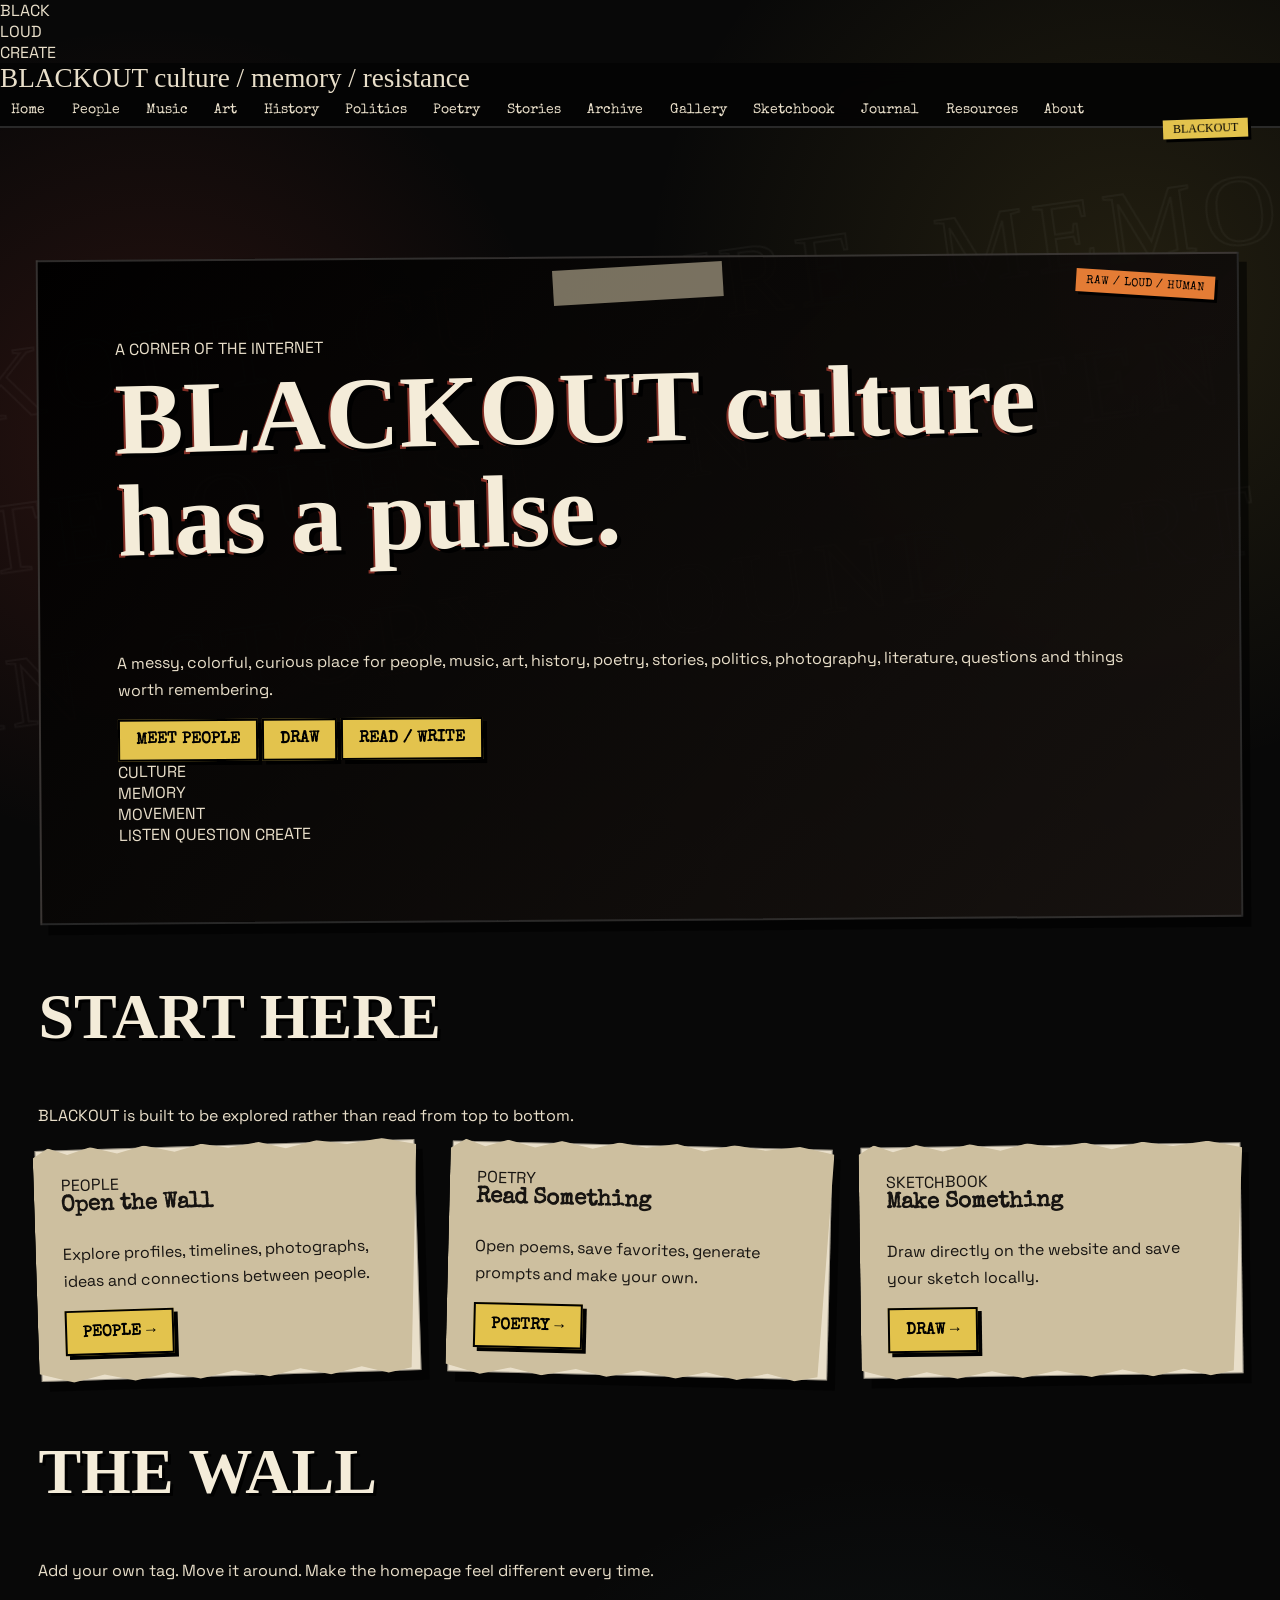
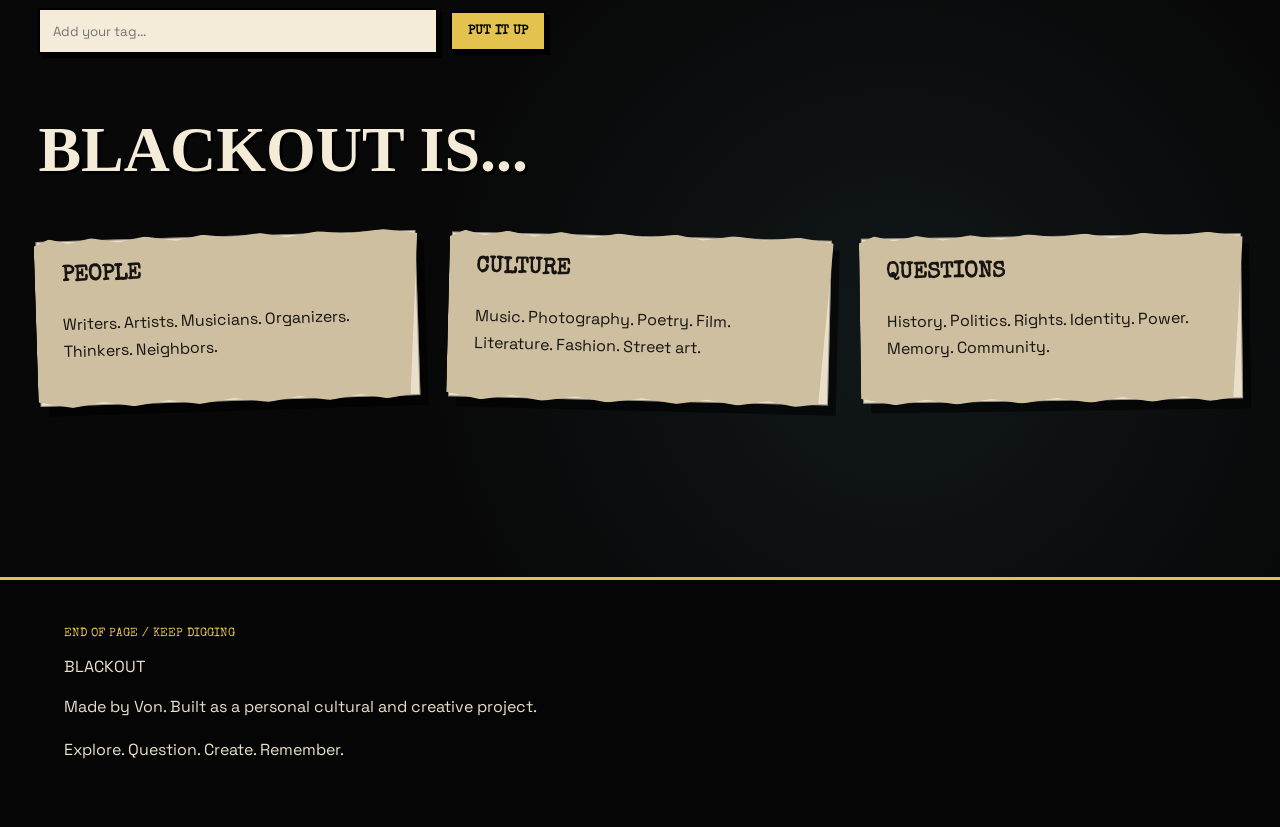
<file: index.html>
<!DOCTYPE html>
<html lang="en">

<head>

    <meta charset="UTF-8">

    <meta
        name="viewport"
        content="width=device-width, initial-scale=1.0">

    <title>BLACKOUT — Culture / Memory / Art</title>

    <link rel="stylesheet" href="style.css">

</head>

<body data-page="home">

<div class="wall-spray one">BLACK</div>
<div class="wall-spray two">LOUD</div>
<div class="wall-spray three">CREATE</div>

<header class="site-header">

    <a href="index.html" class="logo">

        <span class="logo-main">
            BLACKOUT
        </span>

        <span class="logo-sub">
            culture / memory / resistance
        </span>

    </a>

    <button class="nav-toggle">
        MENU
    </button>

    <nav class="main-nav">

        <a href="index.html">Home</a>
        <a href="people.html">People</a>
        <a href="music.html">Music</a>
        <a href="art.html">Art</a>
        <a href="history.html">History</a>
        <a href="politics.html">Politics</a>
        <a href="poetry.html">Poetry</a>
        <a href="stories.html">Stories</a>
        <a href="archive.html">Archive</a>
        <a href="gallery.html">Gallery</a>
        <a href="sketchbook.html">Sketchbook</a>
        <a href="journal.html">Journal</a>
        <a href="resources.html">Resources</a>
        <a href="about.html">About</a>

    </nav>

</header>

<main class="page">

    <section class="hero">

        <div>

            <span class="hero-eyebrow">
                A CORNER OF THE INTERNET
            </span>

            <h1>
                BLACKOUT
                <span>culture has a pulse.</span>
            </h1>

            <p class="hero-copy">
                A messy, colorful, curious place for people,
                music, art, history, poetry, stories, politics,
                photography, literature, questions and things
                worth remembering.
            </p>

            <div class="hero-buttons">

                <a
                    href="people.html"
                    class="btn yellow">
                    MEET PEOPLE
                </a>

                <a
                    href="sketchbook.html"
                    class="btn red">
                    DRAW
                </a>

                <a
                    href="poetry.html"
                    class="btn blue">
                    READ / WRITE
                </a>

            </div>

        </div>

        <div class="hero-art">

            <div class="poster">

                <div class="poster-text">
                    CULTURE<br>
                    MEMORY<br>
                    MOVEMENT
                </div>

            </div>

            <span class="sticker a">
                LISTEN
            </span>

            <span class="sticker b">
                QUESTION
            </span>

            <span class="sticker c">
                CREATE
            </span>

        </div>

    </section>

    <section class="section">

        <div class="section-heading">

            <h2>START HERE</h2>

            <p>
                BLACKOUT is built to be explored rather than
                read from top to bottom.
            </p>

        </div>

        <div class="card-grid">

            <article class="card">

                <div class="card-meta">
                    PEOPLE
                </div>

                <h3>
                    Open the Wall
                </h3>

                <p>
                    Explore profiles, timelines, photographs,
                    ideas and connections between people.
                </p>

                <a
                    href="people.html"
                    class="btn red">
                    PEOPLE →
                </a>

            </article>

            <article class="card">

                <div class="card-meta">
                    POETRY
                </div>

                <h3>
                    Read Something
                </h3>

                <p>
                    Open poems, save favorites, generate prompts
                    and make your own.
                </p>

                <a
                    href="poetry.html"
                    class="btn blue">
                    POETRY →
                </a>

            </article>

            <article class="card">

                <div class="card-meta">
                    SKETCHBOOK
                </div>

                <h3>
                    Make Something
                </h3>

                <p>
                    Draw directly on the website and save
                    your sketch locally.
                </p>

                <a
                    href="sketchbook.html"
                    class="btn yellow">
                    DRAW →
                </a>

            </article>

        </div>

    </section>

    <section class="section">

        <div class="section-heading">

            <h2>THE WALL</h2>

            <p>
                Add your own tag. Move it around. Make the
                homepage feel different every time.
            </p>

        </div>

        <div class="toolbar">

            <input
                id="graffitiInput"
                class="text-input"
                style="max-width:400px;"
                maxlength="25"
                placeholder="Add your tag..."
            >

            <button
                id="addGraffiti"
                class="btn yellow">
                PUT IT UP
            </button>

        </div>

        <div
            id="graffitiWall"
            class="graffiti-wall">
        </div>

    </section>

    <section class="section">

        <div class="section-heading">

            <h2>BLACKOUT IS...</h2>

        </div>

        <div class="card-grid">

            <article class="card dark-card">

                <h3>
                    PEOPLE
                </h3>

                <p>
                    Writers. Artists. Musicians. Organizers.
                    Thinkers. Neighbors.
                </p>

            </article>

            <article class="card dark-card">

                <h3>
                    CULTURE
                </h3>

                <p>
                    Music. Photography. Poetry. Film.
                    Literature. Fashion. Street art.
                </p>

            </article>

            <article class="card dark-card">

                <h3>
                    QUESTIONS
                </h3>

                <p>
                    History. Politics. Rights. Identity.
                    Power. Memory. Community.
                </p>

            </article>

        </div>

    </section>

</main>

<footer class="site-footer">

    <div class="footer-graffiti">
        BLACKOUT
    </div>

    <div class="footer-grid">

        <p>
            Made by Von.
            Built as a personal cultural and creative project.
        </p>

        <p>
            Explore. Question. Create. Remember.
        </p>

    </div>

</footer>

<script src="script.js"></script>

</body>
</html>
</file>
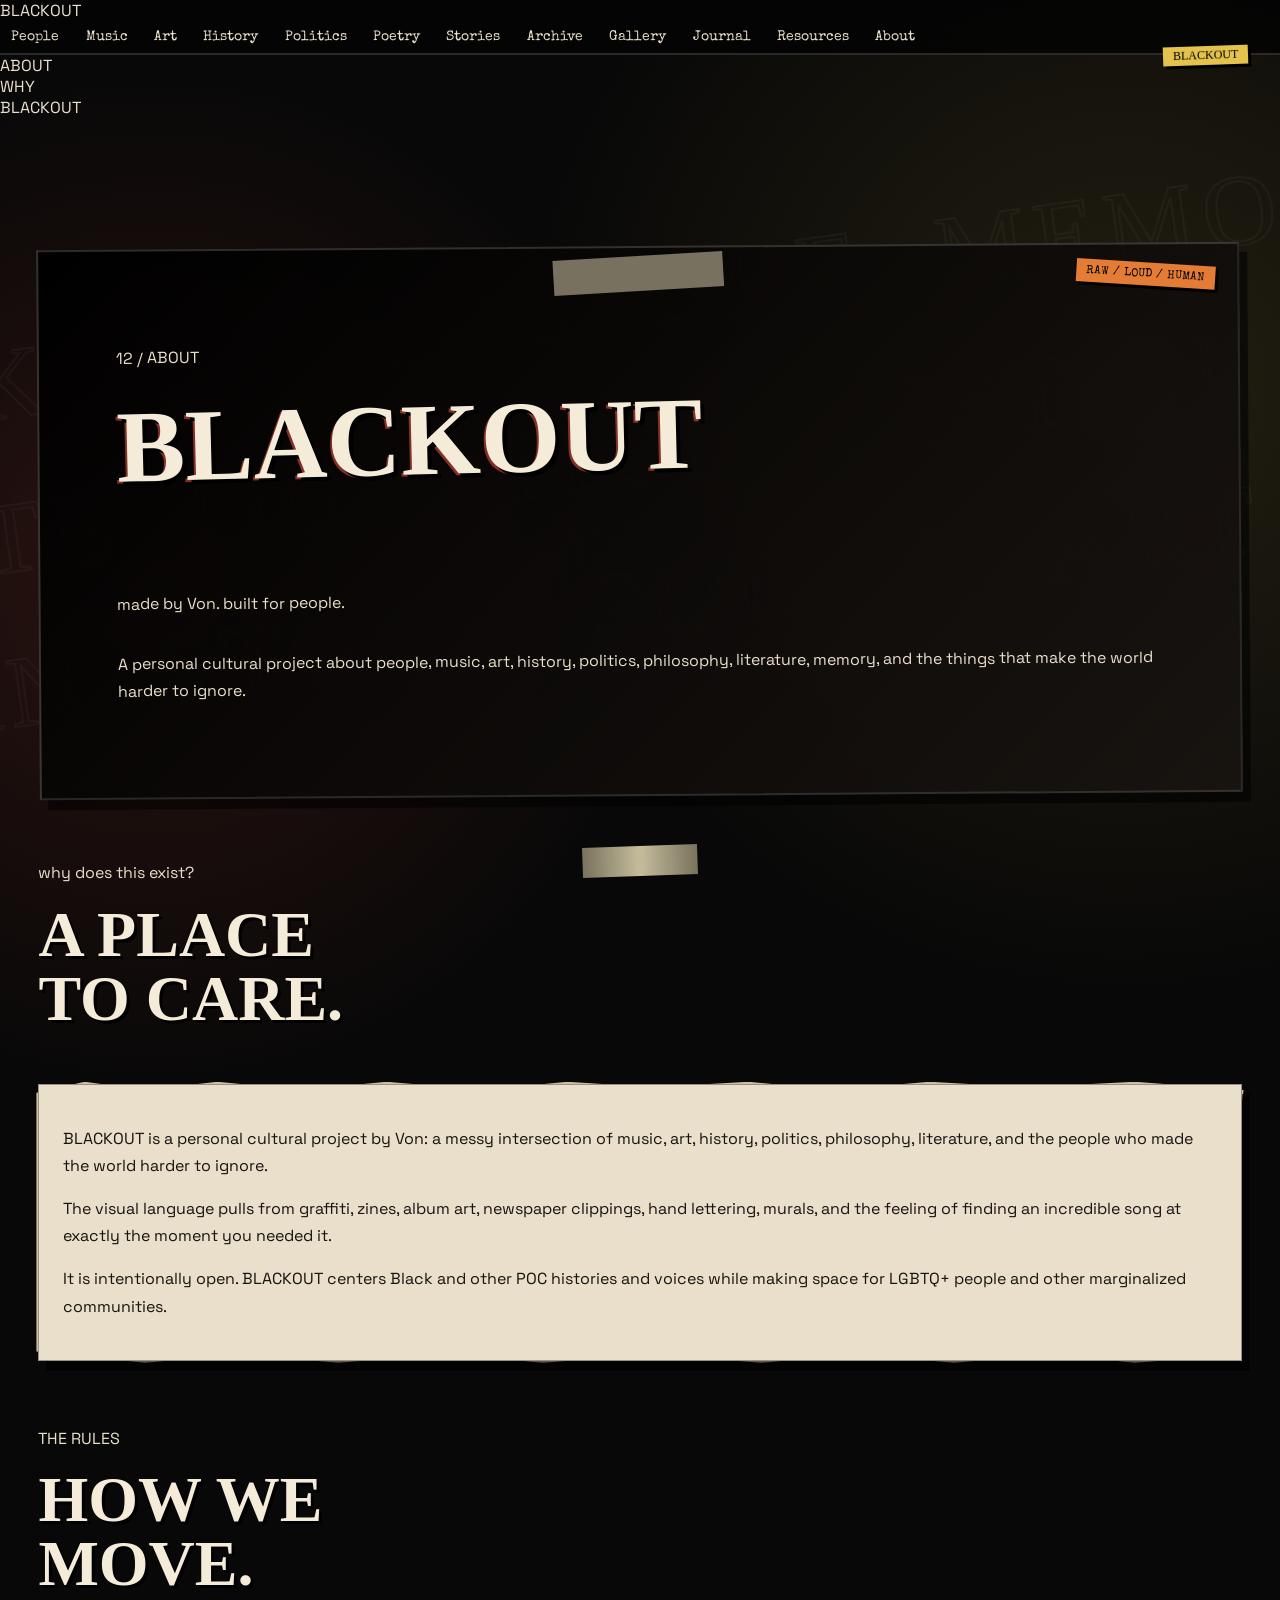
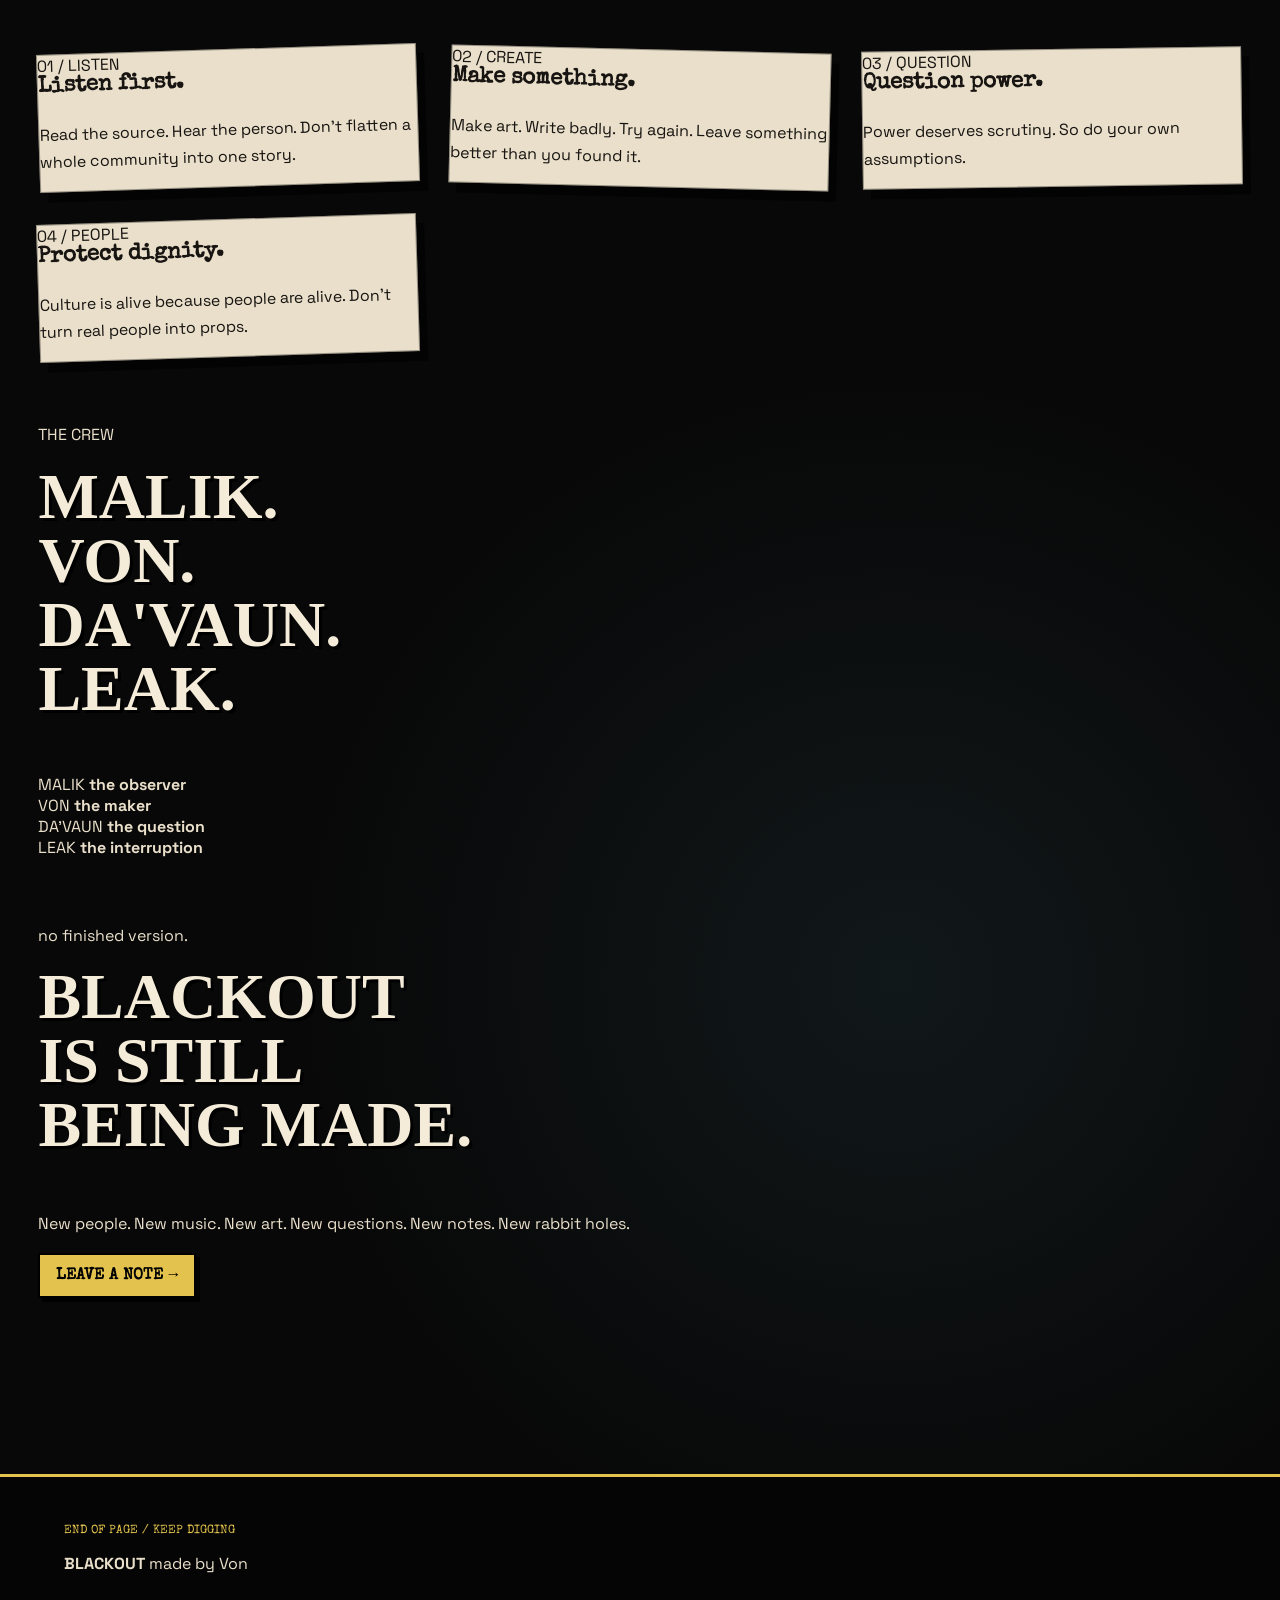
<file: about.html>
<!DOCTYPE html>
<html lang="en">
<head>
<meta charset="UTF-8">
<meta name="viewport" content="width=device-width, initial-scale=1.0">

<title>About — BLACKOUT</title>

<link rel="preconnect" href="https://fonts.googleapis.com">
<link rel="preconnect" href="https://fonts.gstatic.com" crossorigin">
<link href="https://fonts.googleapis.com/css2?family=Permanent+Marker&family=Special+Elite&family=Space+Grotesk:wght@400;500;600;700&family=VT323&display=swap" rel="stylesheet">

<link rel="stylesheet" href="style.css">
</head>

<body data-page="about">

<div class="grain"></div>

<header class="site-header">
    <a href="index.html" class="brand">
        <span class="brand-box">B</span>LACKOUT
    </a>

    <button class="menu-toggle" type="button">MENU</button>

    <nav class="main-nav">
        <a href="people.html">People</a>
        <a href="music.html">Music</a>
        <a href="art.html">Art</a>
        <a href="history.html">History</a>
        <a href="politics.html">Politics</a>
        <a href="poetry.html">Poetry</a>
        <a href="stories.html">Stories</a>
        <a href="archive.html">Archive</a>
        <a href="gallery.html">Gallery</a>
        <a href="journal.html">Journal</a>
        <a href="resources.html">Resources</a>
        <a href="about.html">About</a>
    </nav>
</header>

<div class="wall-spray spray-red">ABOUT</div>
<div class="wall-spray spray-yellow">WHY</div>
<div class="wall-spray spray-blue">BLACKOUT</div>

<main>

<section class="page-hero">

    <p class="section-label">12 / ABOUT</p>

    <h1>
        BLACKOUT
    </h1>

    <p class="handwriting">
        made by Von. built for people.
    </p>

    <div class="hero-copy">
        <p>
            A personal cultural project about people,
            music, art, history, politics, philosophy,
            literature, memory, and the things that
            make the world harder to ignore.
        </p>
    </div>

</section>


<section class="section">

    <div class="tape tape-yellow"></div>

    <p class="handwriting">
        why does this exist?
    </p>

    <h2>
        A PLACE<br>
        TO CARE.
    </h2>

    <div class="paper-card">

        <p>
            BLACKOUT is a personal cultural project by Von:
            a messy intersection of music, art, history,
            politics, philosophy, literature, and the people
            who made the world harder to ignore.
        </p>

        <p>
            The visual language pulls from graffiti,
            zines, album art, newspaper clippings,
            hand lettering, murals, and the feeling of
            finding an incredible song at exactly the
            moment you needed it.
        </p>

        <p>
            It is intentionally open.
            BLACKOUT centers Black and other POC histories
            and voices while making space for LGBTQ+ people
            and other marginalized communities.
        </p>

    </div>

</section>


<section class="section">

    <p class="section-label">THE RULES</p>

    <h2>
        HOW WE<br>
        MOVE.
    </h2>

    <div class="card-grid">

        <article class="person-card">
            <span class="tagline">01 / LISTEN</span>

            <h3>Listen first.</h3>

            <p>
                Read the source.
                Hear the person.
                Don't flatten a whole community
                into one story.
            </p>
        </article>


        <article class="person-card">
            <span class="tagline">02 / CREATE</span>

            <h3>Make something.</h3>

            <p>
                Make art.
                Write badly.
                Try again.
                Leave something better than you found it.
            </p>
        </article>


        <article class="person-card">
            <span class="tagline">03 / QUESTION</span>

            <h3>Question power.</h3>

            <p>
                Power deserves scrutiny.
                So do your own assumptions.
            </p>
        </article>


        <article class="person-card">
            <span class="tagline">04 / PEOPLE</span>

            <h3>Protect dignity.</h3>

            <p>
                Culture is alive because people are alive.
                Don't turn real people into props.
            </p>
        </article>

    </div>

</section>


<section class="section dark-section">

    <p class="section-label yellow">THE CREW</p>

    <h2>
        MALIK.<br>
        VON.<br>
        DA'VAUN.<br>
        LEAK.
    </h2>

    <div class="quote-wall">

        <div class="quote-card">
            <span>MALIK</span>
            <strong>the observer</strong>
        </div>

        <div class="quote-card">
            <span>VON</span>
            <strong>the maker</strong>
        </div>

        <div class="quote-card">
            <span>DA'VAUN</span>
            <strong>the question</strong>
        </div>

        <div class="quote-card">
            <span>LEAK</span>
            <strong>the interruption</strong>
        </div>

    </div>

</section>


<section class="section manifesto">

    <p class="handwriting">
        no finished version.
    </p>

    <h2>
        BLACKOUT<br>
        IS STILL<br>
        BEING MADE.
    </h2>

    <p>
        New people. New music. New art.
        New questions. New notes.
        New rabbit holes.
    </p>

    <a href="journal.html" class="button red">
        LEAVE A NOTE →
    </a>

</section>

</main>

<footer class="site-footer">
    <strong>BLACKOUT</strong>
    <span>made by Von</span>
</footer>

<script src="script.js"></script>

</body>
</html>
</file>
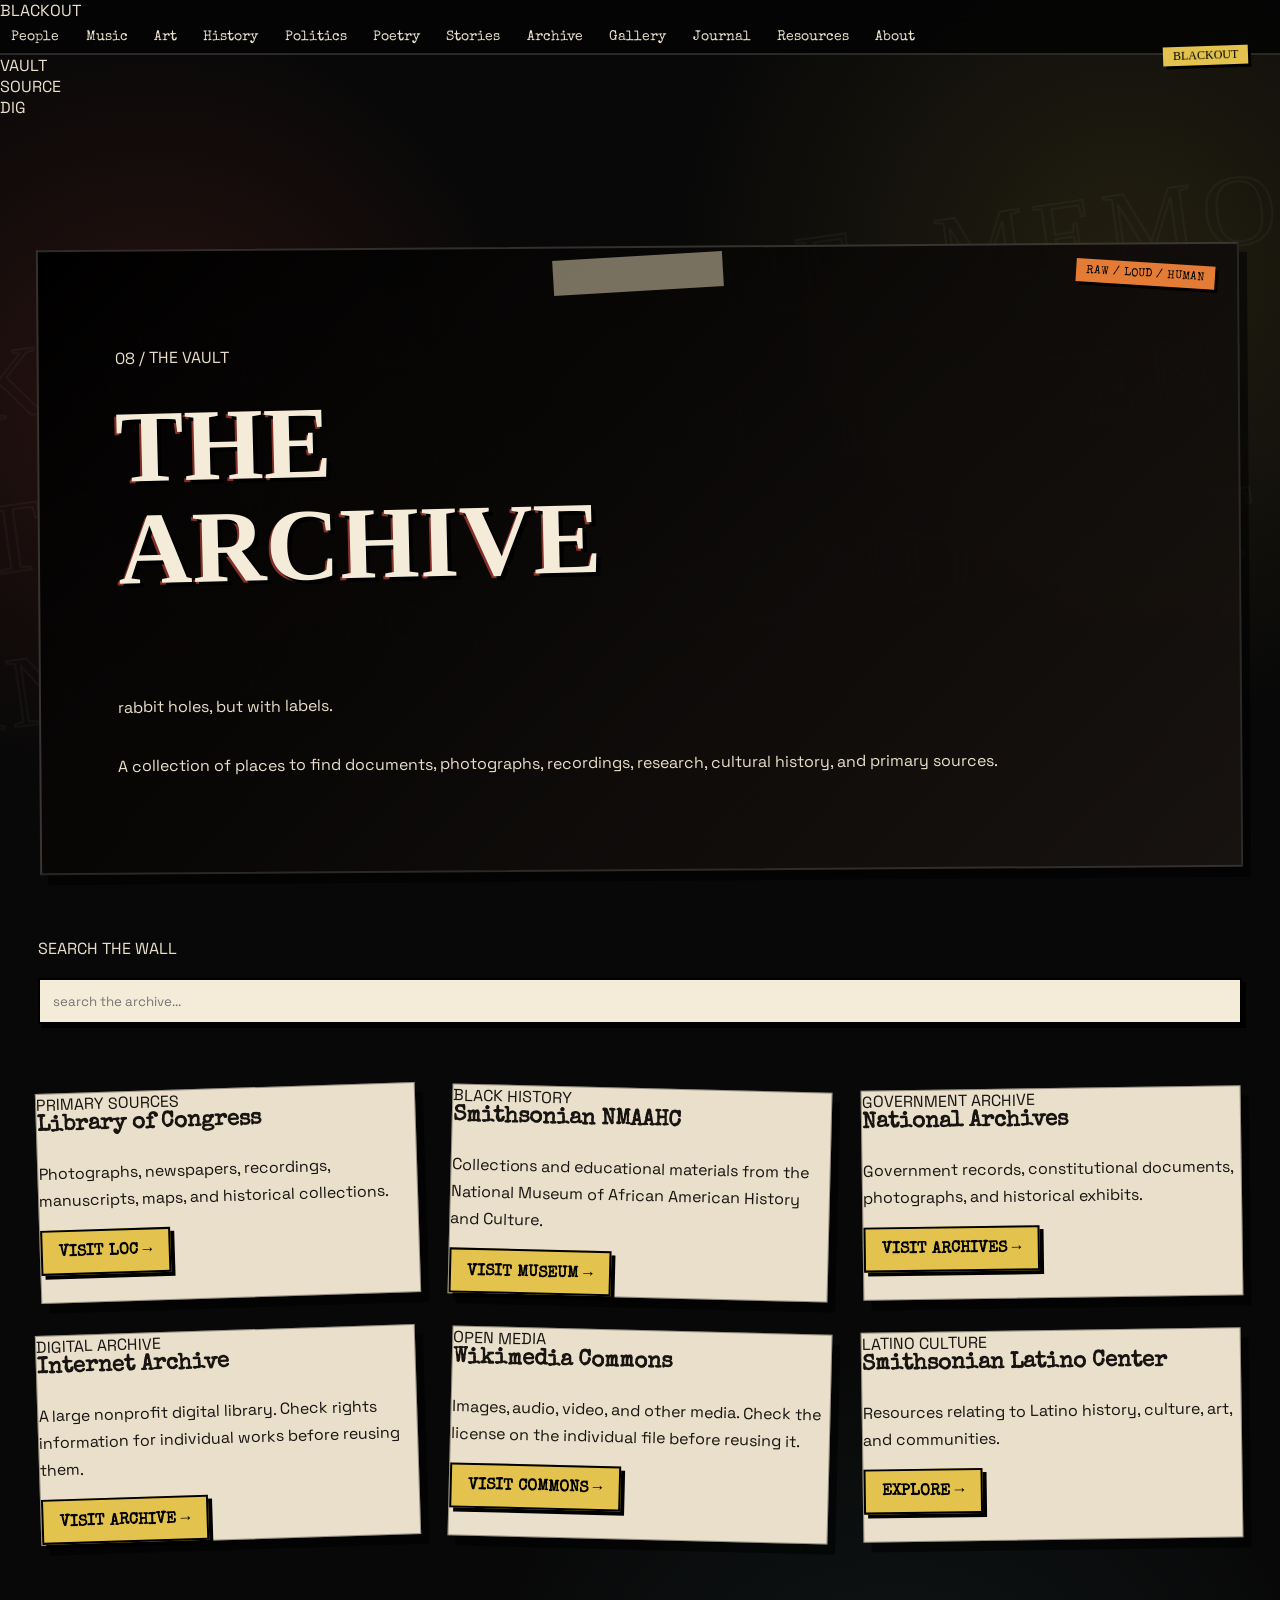
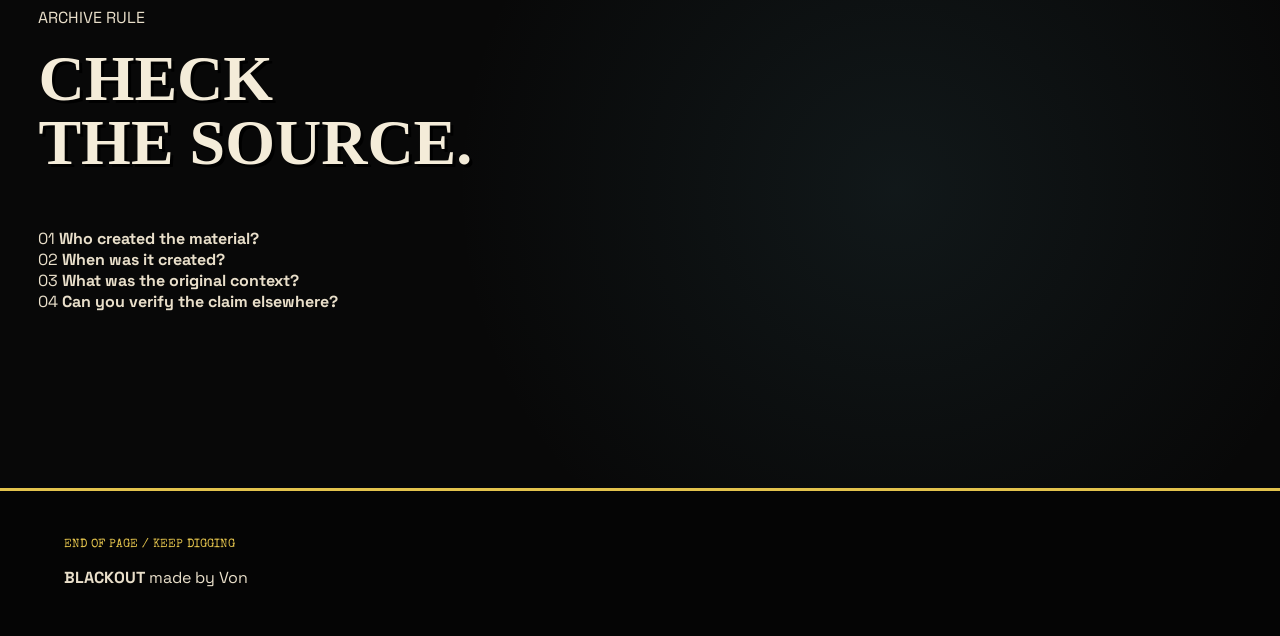
<file: archive.html>
<!DOCTYPE html>
<html lang="en">
<head>
<meta charset="UTF-8">
<meta name="viewport" content="width=device-width, initial-scale=1.0">

<title>The Archive — BLACKOUT</title>

<link rel="preconnect" href="https://fonts.googleapis.com">
<link rel="preconnect" href="https://fonts.gstatic.com" crossorigin>
<link href="https://fonts.googleapis.com/css2?family=Permanent+Marker&family=Special+Elite&family=Space+Grotesk:wght@400;500;600;700&family=VT323&display=swap" rel="stylesheet">

<link rel="stylesheet" href="style.css">
</head>

<body data-page="archive">

<div class="grain"></div>

<header class="site-header">
    <a href="index.html" class="brand">
        <span class="brand-box">B</span>LACKOUT
    </a>

    <button class="menu-toggle" type="button">MENU</button>

    <nav class="main-nav">
        <a href="people.html">People</a>
        <a href="music.html">Music</a>
        <a href="art.html">Art</a>
        <a href="history.html">History</a>
        <a href="politics.html">Politics</a>
        <a href="poetry.html">Poetry</a>
        <a href="stories.html">Stories</a>
        <a href="archive.html">Archive</a>
        <a href="gallery.html">Gallery</a>
        <a href="journal.html">Journal</a>
        <a href="resources.html">Resources</a>
        <a href="about.html">About</a>
    </nav>
</header>

<div class="wall-spray spray-red">VAULT</div>
<div class="wall-spray spray-yellow">SOURCE</div>
<div class="wall-spray spray-blue">DIG</div>

<main>

<section class="page-hero">

    <p class="section-label">08 / THE VAULT</p>

    <h1>
        THE<br>
        ARCHIVE
    </h1>

    <p class="handwriting">
        rabbit holes, but with labels.
    </p>

    <div class="hero-copy">
        <p>
            A collection of places to find documents,
            photographs, recordings, research,
            cultural history, and primary sources.
        </p>
    </div>

</section>


<section class="section">

    <p class="section-label">SEARCH THE WALL</p>

    <input
        id="siteSearch"
        type="search"
        placeholder="search the archive..."
        aria-label="Search archive"
    >

</section>


<section class="section">

    <div id="archiveGrid" class="card-grid">

        <article class="person-card" data-search="library congress black history civil rights primary sources">

            <span class="tagline">PRIMARY SOURCES</span>

            <h3>Library of Congress</h3>

            <p>
                Photographs, newspapers, recordings,
                manuscripts, maps, and historical collections.
            </p>

            <a
                class="button yellow"
                href="https://www.loc.gov/"
                target="_blank"
                rel="noopener"
            >
                VISIT LOC →
            </a>

        </article>


        <article class="person-card" data-search="smithsonian african american history culture">

            <span class="tagline">BLACK HISTORY</span>

            <h3>Smithsonian NMAAHC</h3>

            <p>
                Collections and educational materials
                from the National Museum of African American
                History and Culture.
            </p>

            <a
                class="button red"
                href="https://nmaahc.si.edu/"
                target="_blank"
                rel="noopener"
            >
                VISIT MUSEUM →
            </a>

        </article>


        <article class="person-card" data-search="national archives history government records">

            <span class="tagline">GOVERNMENT ARCHIVE</span>

            <h3>National Archives</h3>

            <p>
                Government records, constitutional documents,
                photographs, and historical exhibits.
            </p>

            <a
                class="button blue"
                href="https://www.archives.gov/"
                target="_blank"
                rel="noopener"
            >
                VISIT ARCHIVES →
            </a>

        </article>


        <article class="person-card" data-search="internet archive books film music">

            <span class="tagline">DIGITAL ARCHIVE</span>

            <h3>Internet Archive</h3>

            <p>
                A large nonprofit digital library.
                Check rights information for individual
                works before reusing them.
            </p>

            <a
                class="button green"
                href="https://archive.org/"
                target="_blank"
                rel="noopener"
            >
                VISIT ARCHIVE →
            </a>

        </article>


        <article class="person-card" data-search="wikimedia commons free media images audio video">

            <span class="tagline">OPEN MEDIA</span>

            <h3>Wikimedia Commons</h3>

            <p>
                Images, audio, video, and other media.
                Check the license on the individual file
                before reusing it.
            </p>

            <a
                class="button yellow"
                href="https://commons.wikimedia.org/"
                target="_blank"
                rel="noopener"
            >
                VISIT COMMONS →
            </a>

        </article>


        <article class="person-card" data-search="smithsonian latino culture history">

            <span class="tagline">LATINO CULTURE</span>

            <h3>Smithsonian Latino Center</h3>

            <p>
                Resources relating to Latino history,
                culture, art, and communities.
            </p>

            <a
                class="button red"
                href="https://latino.si.edu/"
                target="_blank"
                rel="noopener"
            >
                EXPLORE →
            </a>

        </article>

    </div>

    <p id="archiveNoResults" class="handwriting" style="display:none;">
        nothing here. try another trail.
    </p>

</section>


<section class="section dark-section">

    <p class="section-label yellow">ARCHIVE RULE</p>

    <h2>
        CHECK<br>
        THE SOURCE.
    </h2>

    <div class="quote-wall">

        <div class="quote-card">
            <span>01</span>
            <strong>Who created the material?</strong>
        </div>

        <div class="quote-card">
            <span>02</span>
            <strong>When was it created?</strong>
        </div>

        <div class="quote-card">
            <span>03</span>
            <strong>What was the original context?</strong>
        </div>

        <div class="quote-card">
            <span>04</span>
            <strong>Can you verify the claim elsewhere?</strong>
        </div>

    </div>

</section>

</main>

<footer class="site-footer">
    <strong>BLACKOUT</strong>
    <span>made by Von</span>
</footer>

<script src="script.js"></script>

<script>
const archiveSearch = document.getElementById("siteSearch");
const archiveCards = document.querySelectorAll("#archiveGrid .person-card");
const archiveNoResults = document.getElementById("archiveNoResults");

archiveSearch.addEventListener("input", () => {

    const query = archiveSearch.value.trim().toLowerCase();
    let visible = 0;

    archiveCards.forEach(card => {

        const searchable = (
            card.dataset.search +
            " " +
            card.textContent
        ).toLowerCase();

        const match = !query || searchable.includes(query);

        card.style.display = match ? "" : "block";

        if (!match) {
            card.style.display = "none";
        } else {
            visible++;
        }
    });

    archiveNoResults.style.display =
        visible === 0 ? "block" : "none";
});
</script>

</body>
</html>
</file>
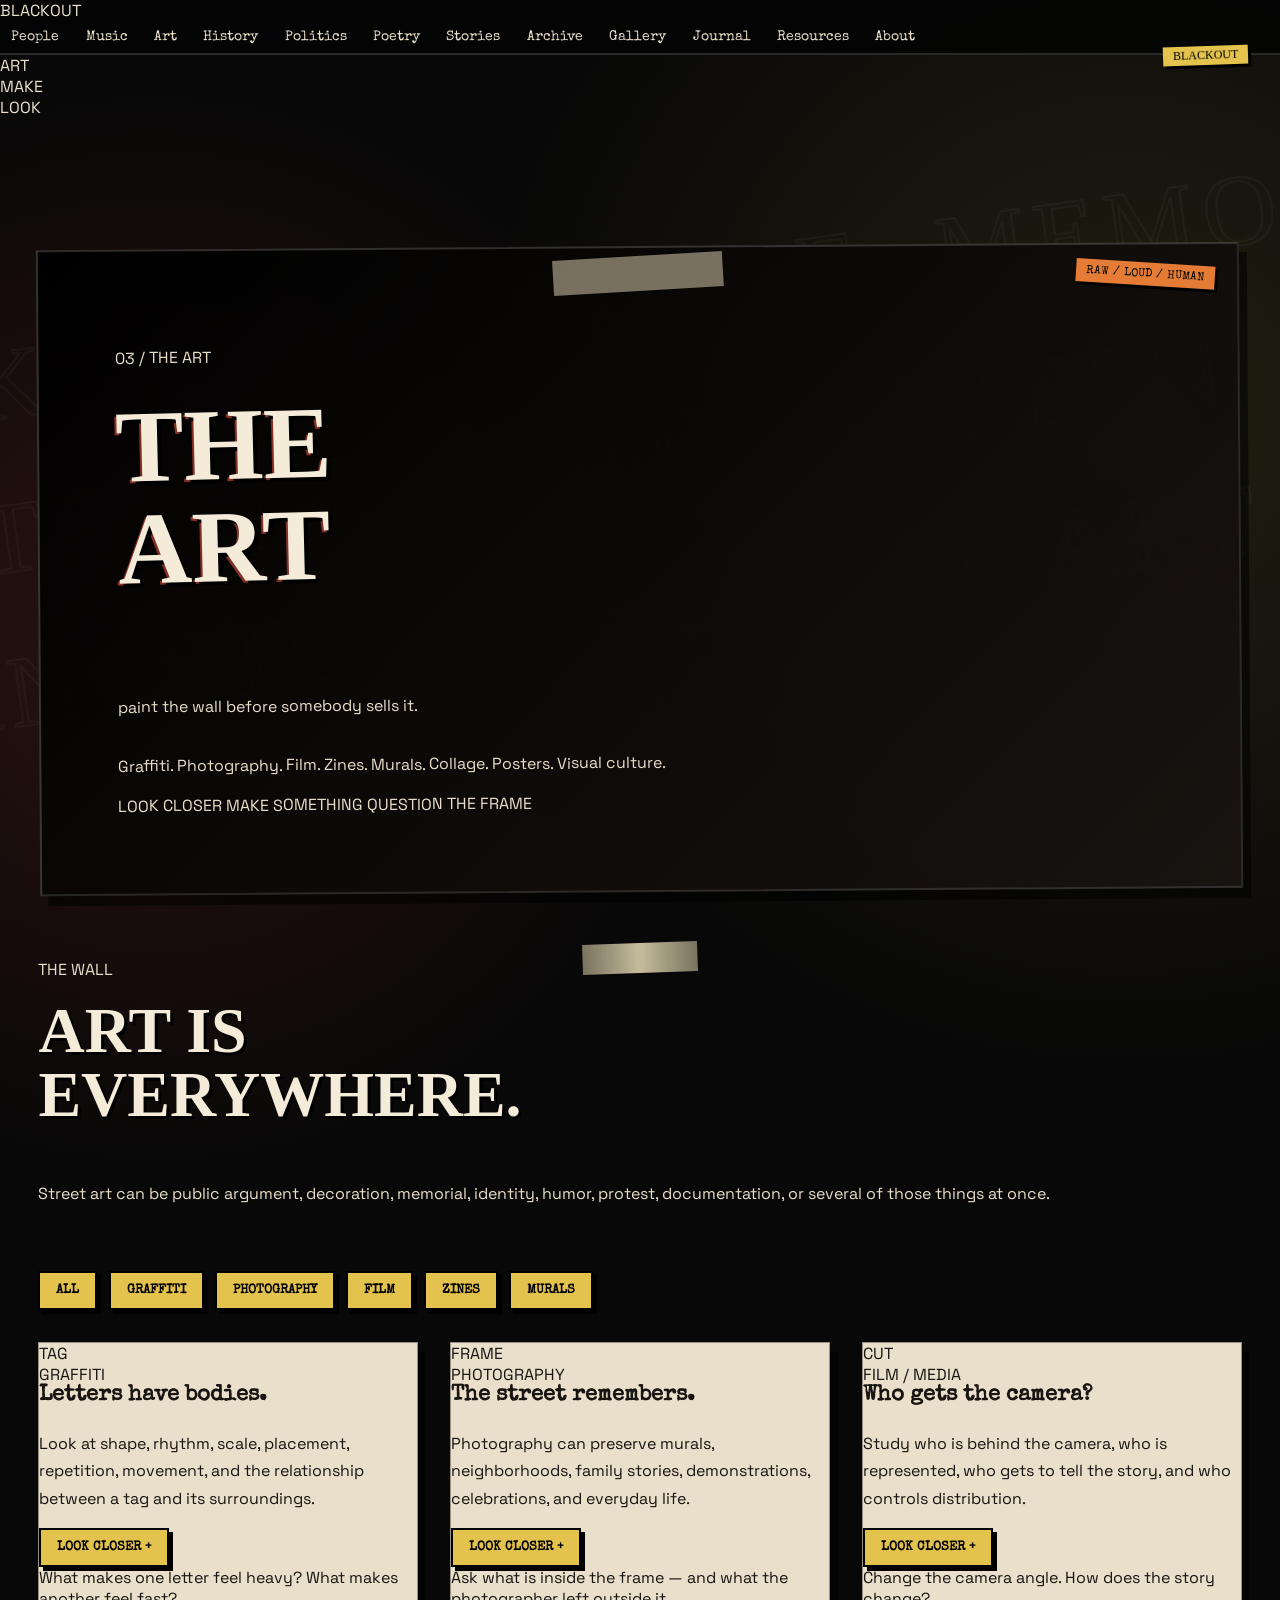
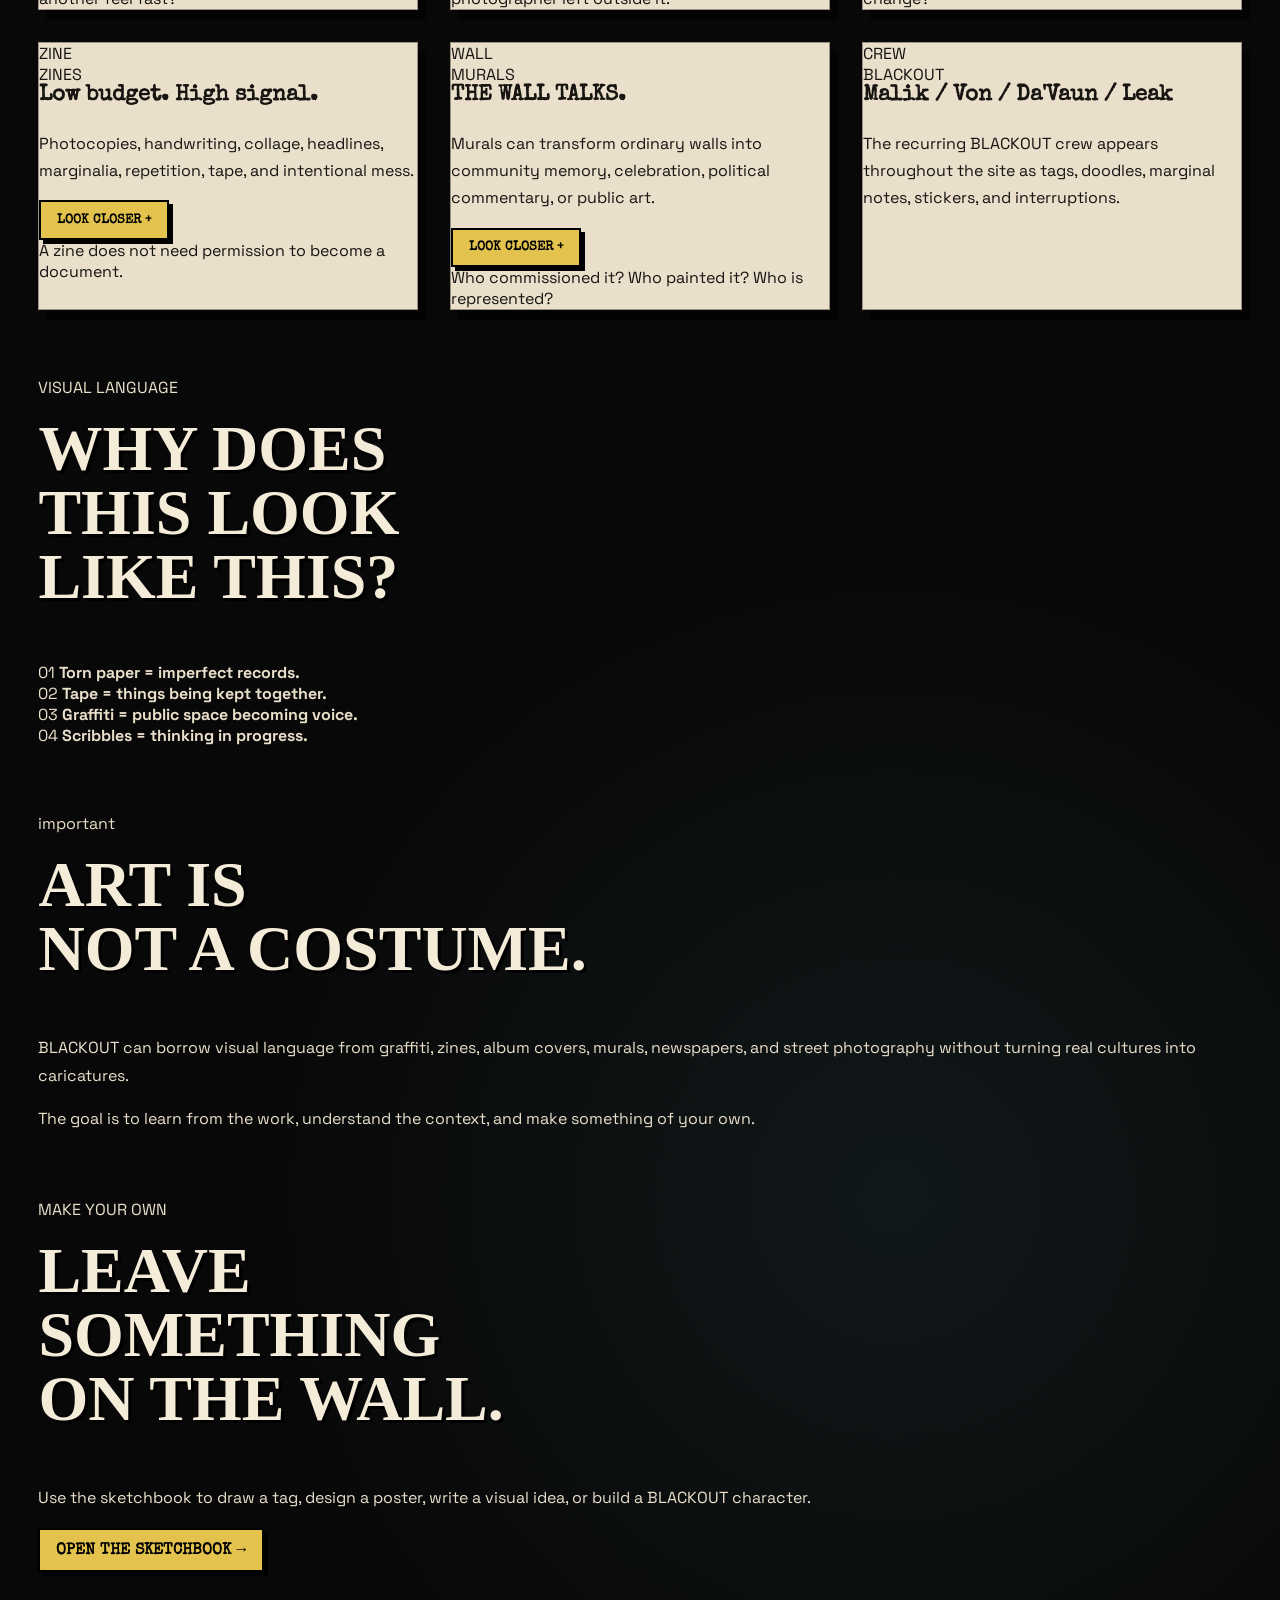
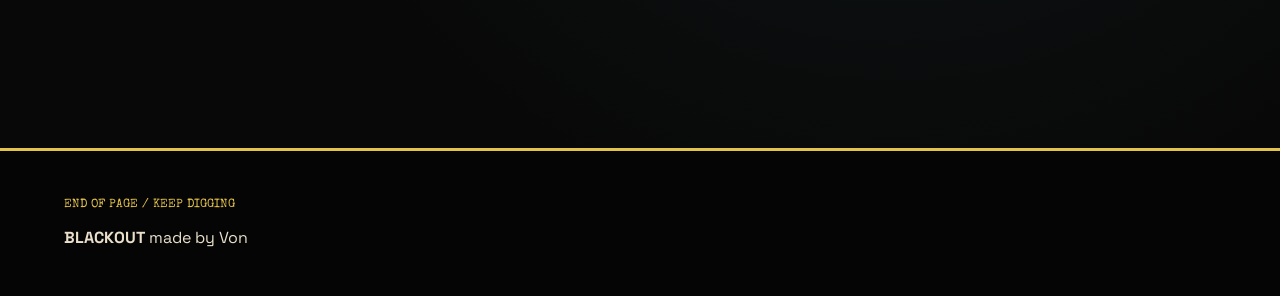
<file: art.html>
<!DOCTYPE html>
<html lang="en">
<head>
<meta charset="UTF-8">
<meta name="viewport" content="width=device-width, initial-scale=1.0">

<title>The Art — BLACKOUT</title>

<link rel="preconnect" href="https://fonts.googleapis.com">
<link rel="preconnect" href="https://fonts.gstatic.com" crossorigin>
<link href="https://fonts.googleapis.com/css2?family=Bebas+Neue&family=Caveat:wght@500;700&family=IBM+Plex+Mono:wght@400;500;700&family=Libre+Baskerville:wght@400;700&family=Permanent+Marker&display=swap" rel="stylesheet">

<link rel="stylesheet" href="style.css">
</head>

<body data-page="art">

<div class="grain"></div>

<header class="site-header">
    <a href="index.html" class="brand">
        <span class="brand-box">B</span>LACKOUT
    </a>

    <button class="menu-toggle" type="button">MENU</button>

    <nav class="main-nav">
        <a href="people.html">People</a>
        <a href="music.html">Music</a>
        <a href="art.html">Art</a>
        <a href="history.html">History</a>
        <a href="politics.html">Politics</a>
        <a href="poetry.html">Poetry</a>
        <a href="stories.html">Stories</a>
        <a href="archive.html">Archive</a>
        <a href="gallery.html">Gallery</a>
        <a href="journal.html">Journal</a>
        <a href="resources.html">Resources</a>
        <a href="about.html">About</a>
    </nav>
</header>

<div class="wall-spray spray-red">ART</div>
<div class="wall-spray spray-yellow">MAKE</div>
<div class="wall-spray spray-blue">LOOK</div>

<main>

<section class="page-hero">

    <p class="section-label">03 / THE ART</p>

    <h1>
        THE<br>
        ART
    </h1>

    <p class="handwriting">
        paint the wall before somebody sells it.
    </p>

    <div class="hero-copy">
        <p>
            Graffiti. Photography. Film. Zines.
            Murals. Collage. Posters. Visual culture.
        </p>
    </div>

    <div class="sticker-row">
        <span class="sticker red">LOOK CLOSER</span>
        <span class="sticker yellow">MAKE SOMETHING</span>
        <span class="sticker blue">QUESTION THE FRAME</span>
    </div>

</section>


<section class="section">

    <div class="tape tape-red"></div>

    <p class="section-label">THE WALL</p>

    <h2>
        ART IS<br>
        EVERYWHERE.
    </h2>

    <p>
        Street art can be public argument, decoration,
        memorial, identity, humor, protest, documentation,
        or several of those things at once.
    </p>

</section>


<section class="section">

    <div class="filter-bar art-filters">

        <button class="active" data-art-filter="all">
            ALL
        </button>

        <button data-art-filter="graffiti">
            GRAFFITI
        </button>

        <button data-art-filter="photography">
            PHOTOGRAPHY
        </button>

        <button data-art-filter="film">
            FILM
        </button>

        <button data-art-filter="zines">
            ZINES
        </button>

        <button data-art-filter="murals">
            MURALS
        </button>

    </div>


    <div class="chaos-grid art-grid" id="artWall">

        <article class="person-card art-card tilt-left" data-category="graffiti">

            <div class="fake-photo">
                TAG
            </div>

            <span class="tagline">GRAFFITI</span>

            <h3>Letters have bodies.</h3>

            <p>
                Look at shape, rhythm, scale, placement,
                repetition, movement, and the relationship
                between a tag and its surroundings.
            </p>

            <button class="expand-card" type="button">
                LOOK CLOSER +
            </button>

            <div class="hidden-note">
                What makes one letter feel heavy?
                What makes another feel fast?
            </div>

        </article>


        <article class="person-card art-card tilt-right" data-category="photography">

            <div class="fake-photo red-bg">
                FRAME
            </div>

            <span class="tagline">PHOTOGRAPHY</span>

            <h3>The street remembers.</h3>

            <p>
                Photography can preserve murals,
                neighborhoods, family stories,
                demonstrations, celebrations,
                and everyday life.
            </p>

            <button class="expand-card" type="button">
                LOOK CLOSER +
            </button>

            <div class="hidden-note">
                Ask what is inside the frame —
                and what the photographer left outside it.
            </div>

        </article>


        <article class="person-card art-card tilt-small" data-category="film">

            <div class="fake-photo blue-bg">
                CUT
            </div>

            <span class="tagline">FILM / MEDIA</span>

            <h3>Who gets the camera?</h3>

            <p>
                Study who is behind the camera,
                who is represented, who gets to
                tell the story, and who controls
                distribution.
            </p>

            <button class="expand-card" type="button">
                LOOK CLOSER +
            </button>

            <div class="hidden-note">
                Change the camera angle.
                How does the story change?
            </div>

        </article>


        <article class="person-card art-card tilt-left" data-category="zines">

            <div class="fake-photo yellow-bg">
                ZINE
            </div>

            <span class="tagline">ZINES</span>

            <h3>Low budget. High signal.</h3>

            <p>
                Photocopies, handwriting, collage,
                headlines, marginalia, repetition,
                tape, and intentional mess.
            </p>

            <button class="expand-card" type="button">
                LOOK CLOSER +
            </button>

            <div class="hidden-note">
                A zine does not need permission
                to become a document.
            </div>

        </article>


        <article class="person-card art-card tilt-right" data-category="murals graffiti">

            <div class="fake-photo green-bg">
                WALL
            </div>

            <span class="tagline">MURALS</span>

            <h3>THE WALL TALKS.</h3>

            <p>
                Murals can transform ordinary walls
                into community memory, celebration,
                political commentary, or public art.
            </p>

            <button class="expand-card" type="button">
                LOOK CLOSER +
            </button>

            <div class="hidden-note">
                Who commissioned it?
                Who painted it?
                Who is represented?
            </div>

        </article>


        <article class="person-card art-card tilt-small" data-category="graffiti zines">

            <div class="fake-photo purple-bg">
                CREW
            </div>

            <span class="tagline">BLACKOUT</span>

            <h3>Malik / Von / Da'Vaun / Leak</h3>

            <p>
                The recurring BLACKOUT crew appears
                throughout the site as tags, doodles,
                marginal notes, stickers, and interruptions.
            </p>

        </article>

    </div>

</section>


<section class="section dark-section">

    <p class="section-label yellow">VISUAL LANGUAGE</p>

    <h2>
        WHY DOES<br>
        THIS LOOK<br>
        LIKE THIS?
    </h2>

    <div class="quote-wall">

        <div class="quote-card">
            <span>01</span>
            <strong>
                Torn paper = imperfect records.
            </strong>
        </div>

        <div class="quote-card">
            <span>02</span>
            <strong>
                Tape = things being kept together.
            </strong>
        </div>

        <div class="quote-card">
            <span>03</span>
            <strong>
                Graffiti = public space becoming voice.
            </strong>
        </div>

        <div class="quote-card">
            <span>04</span>
            <strong>
                Scribbles = thinking in progress.
            </strong>
        </div>

    </div>

</section>


<section class="section manifesto">

    <p class="handwriting">important</p>

    <h2>
        ART IS<br>
        NOT A COSTUME.
    </h2>

    <p>
        BLACKOUT can borrow visual language from
        graffiti, zines, album covers, murals,
        newspapers, and street photography without
        turning real cultures into caricatures.
    </p>

    <p>
        The goal is to learn from the work,
        understand the context, and make something
        of your own.
    </p>

</section>


<section class="section">

    <p class="section-label">MAKE YOUR OWN</p>

    <h2>
        LEAVE<br>
        SOMETHING<br>
        ON THE WALL.
    </h2>

    <p>
        Use the sketchbook to draw a tag,
        design a poster, write a visual idea,
        or build a BLACKOUT character.
    </p>

    <a href="sketchbook.html" class="button red">
        OPEN THE SKETCHBOOK →
    </a>

</section>

</main>


<footer class="site-footer">
    <strong>BLACKOUT</strong>
    <span>made by Von</span>
</footer>


<script src="script.js"></script>

<script>
const artButtons = document.querySelectorAll("[data-art-filter]");
const artCards = document.querySelectorAll(".art-card");

artButtons.forEach(button => {
    button.addEventListener("click", () => {

        artButtons.forEach(btn => btn.classList.remove("active"));
        button.classList.add("active");

        const filter = button.dataset.artFilter;

        artCards.forEach(card => {
            const categories = card.dataset.category || "";

            if (filter === "all" || categories.includes(filter)) {
                card.style.display = "";
            } else {
                card.style.display = "none";
            }
        });
    });
});


document.querySelectorAll(".art-card .expand-card").forEach(button => {
    button.addEventListener("click", () => {

        const card = button.closest(".art-card");

        card.classList.toggle("expanded");

        button.textContent = card.classList.contains("expanded")
            ? "CLOSE NOTE −"
            : "LOOK CLOSER +";
    });
});
</script>

</body>
</html>
</file>
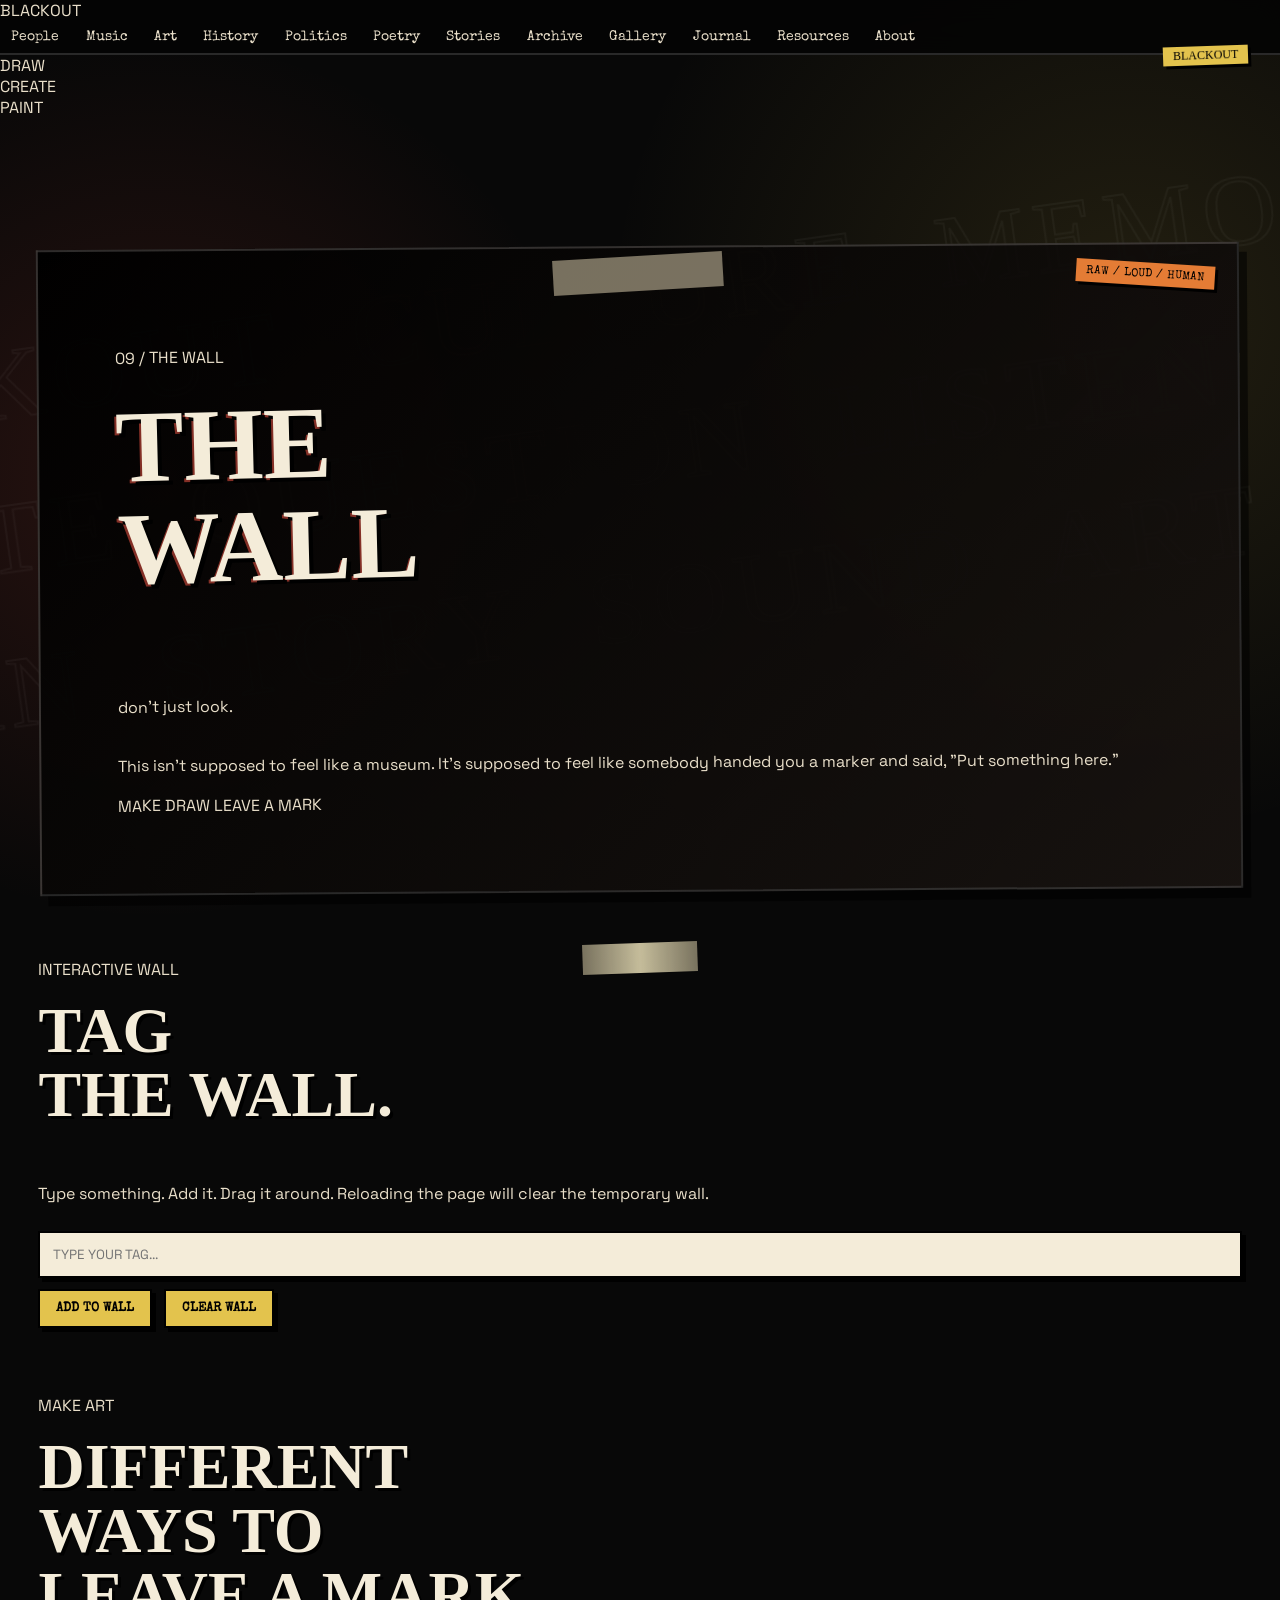
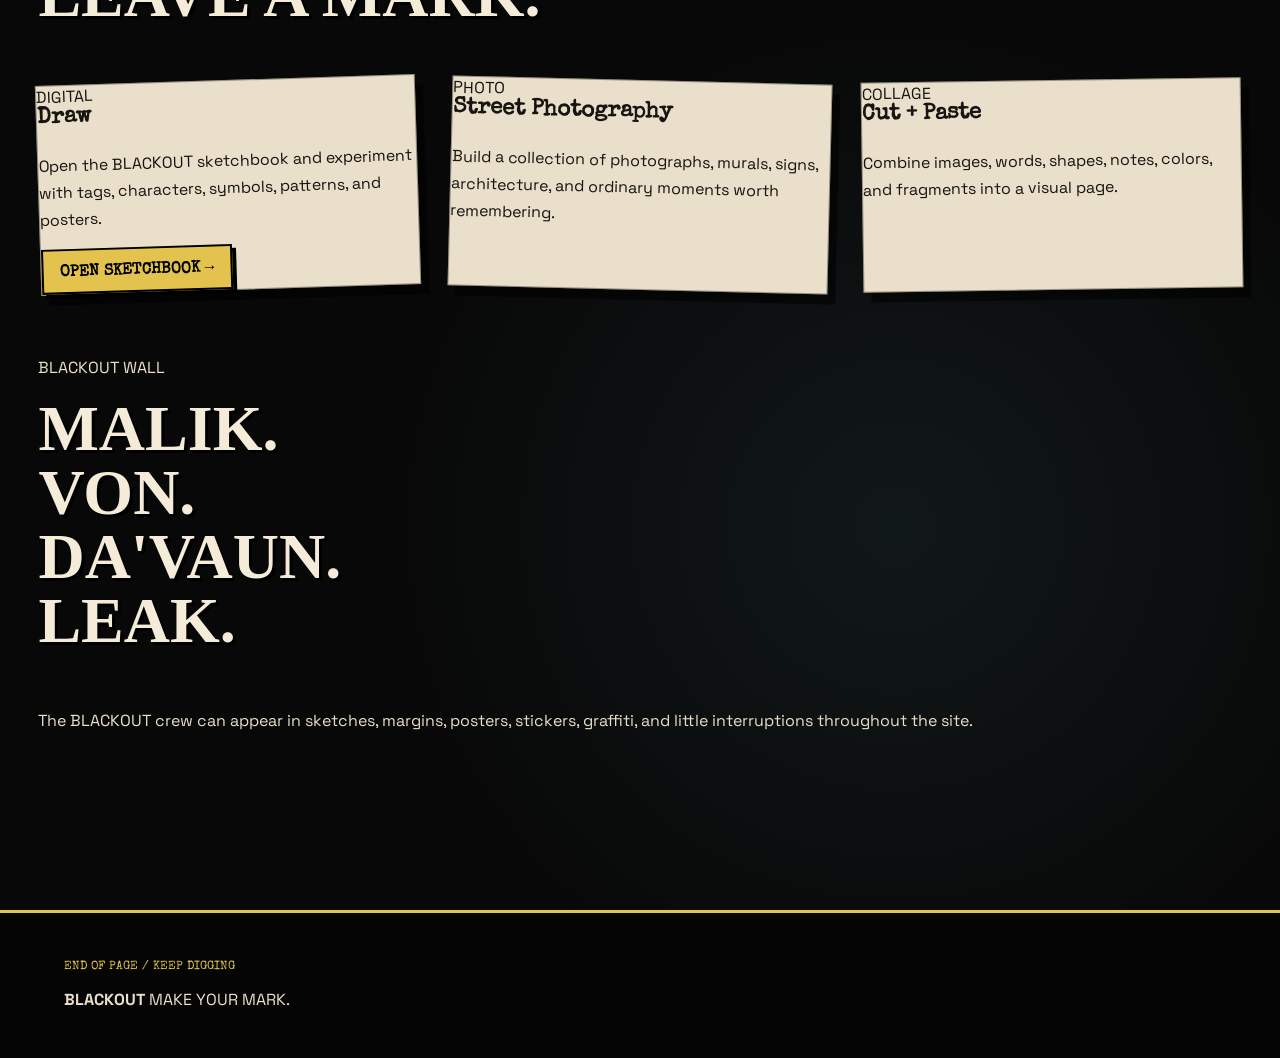
<file: gallery.html>
<!DOCTYPE html>
<html lang="en">
<head>
<meta charset="UTF-8">
<meta name="viewport" content="width=device-width, initial-scale=1.0">

<title>The Wall — BLACKOUT</title>

<link rel="preconnect" href="https://fonts.googleapis.com">
<link rel="preconnect" href="https://fonts.gstatic.com" crossorigin">
<link href="https://fonts.googleapis.com/css2?family=Permanent+Marker&family=Special+Elite&family=Space+Grotesk:wght@400;500;600;700&family=VT323&display=swap" rel="stylesheet">

<link rel="stylesheet" href="style.css">
</head>

<body data-page="gallery">

<div class="grain"></div>

<header class="site-header">
    <a href="index.html" class="brand">
        <span class="brand-box">B</span>LACKOUT
    </a>

    <button class="menu-toggle" type="button">MENU</button>

    <nav class="main-nav">
        <a href="people.html">People</a>
        <a href="music.html">Music</a>
        <a href="art.html">Art</a>
        <a href="history.html">History</a>
        <a href="politics.html">Politics</a>
        <a href="poetry.html">Poetry</a>
        <a href="stories.html">Stories</a>
        <a href="archive.html">Archive</a>
        <a href="gallery.html">Gallery</a>
        <a href="journal.html">Journal</a>
        <a href="resources.html">Resources</a>
        <a href="about.html">About</a>
    </nav>
</header>

<div class="wall-spray spray-red">DRAW</div>
<div class="wall-spray spray-yellow">CREATE</div>
<div class="wall-spray spray-blue">PAINT</div>

<main>

<section class="page-hero">

    <p class="section-label">09 / THE WALL</p>

    <h1>
        THE<br>
        WALL
    </h1>

    <p class="handwriting">
        don't just look.
    </p>

    <div class="hero-copy">
        <p>
            This isn't supposed to feel like a museum.
            It's supposed to feel like somebody handed
            you a marker and said, "Put something here."
        </p>
    </div>

    <div class="sticker-row">
        <span class="sticker red">MAKE</span>
        <span class="sticker yellow">DRAW</span>
        <span class="sticker blue">LEAVE A MARK</span>
    </div>

</section>


<section id="graffiti" class="section">

    <div class="tape tape-red"></div>

    <p class="section-label">INTERACTIVE WALL</p>

    <h2>
        TAG<br>
        THE WALL.
    </h2>

    <p>
        Type something. Add it. Drag it around.
        Reloading the page will clear the temporary wall.
    </p>

    <div class="toolbar">

        <input
            id="graffitiInput"
            type="text"
            maxlength="25"
            placeholder="TYPE YOUR TAG..."
        >

        <button
            id="addGraffiti"
            class="button yellow"
            type="button"
        >
            ADD TO WALL
        </button>

        <button
            id="clearGraffiti"
            class="button red"
            type="button"
        >
            CLEAR WALL
        </button>

    </div>

    <div id="graffitiWall" class="graffiti-wall"></div>

</section>


<section class="section">

    <p class="section-label">MAKE ART</p>

    <h2>
        DIFFERENT<br>
        WAYS TO<br>
        LEAVE A MARK.
    </h2>

    <div class="card-grid">

        <article class="person-card">
            <span class="tagline">DIGITAL</span>

            <h3>Draw</h3>

            <p>
                Open the BLACKOUT sketchbook and
                experiment with tags, characters,
                symbols, patterns, and posters.
            </p>

            <a href="sketchbook.html" class="button red">
                OPEN SKETCHBOOK →
            </a>
        </article>


        <article class="person-card">
            <span class="tagline">PHOTO</span>

            <h3>Street Photography</h3>

            <p>
                Build a collection of photographs,
                murals, signs, architecture, and
                ordinary moments worth remembering.
            </p>
        </article>


        <article class="person-card">
            <span class="tagline">COLLAGE</span>

            <h3>Cut + Paste</h3>

            <p>
                Combine images, words, shapes,
                notes, colors, and fragments into
                a visual page.
            </p>
        </article>

    </div>

</section>


<section class="section dark-section">

    <p class="section-label yellow">BLACKOUT WALL</p>

    <h2>
        MALIK.<br>
        VON.<br>
        DA'VAUN.<br>
        LEAK.
    </h2>

    <p>
        The BLACKOUT crew can appear in sketches,
        margins, posters, stickers, graffiti,
        and little interruptions throughout the site.
    </p>

</section>

</main>

<footer class="site-footer">
    <strong>BLACKOUT</strong>
    <span>MAKE YOUR MARK.</span>
</footer>

<script src="script.js"></script>

<script>
const graffitiInput = document.getElementById("graffitiInput");
const graffitiButton = document.getElementById("addGraffiti");
const graffitiClear = document.getElementById("clearGraffiti");
const graffitiWall = document.getElementById("graffitiWall");

const graffitiColors = [
    "var(--red)",
    "var(--yellow)",
    "var(--blue)",
    "var(--green)",
    "var(--orange)",
    "var(--pink)"
];

function addTag(text) {

    if (!text.trim()) return;

    const tag = document.createElement("div");

    tag.className = "graffiti-tag";

    tag.textContent = text.trim();

    tag.style.color =
        graffitiColors[
            Math.floor(Math.random() * graffitiColors.length)
        ];

    tag.style.left =
        Math.floor(Math.random() * 80 + 5) + "%";

    tag.style.top =
        Math.floor(Math.random() * 70 + 10) + "%";

    tag.style.transform =
        `rotate(${Math.floor(Math.random() * 16) - 8}deg)`;

    graffitiWall.appendChild(tag);

    graffitiInput.value = "";
}

graffitiButton.addEventListener("click", () => {
    addTag(graffitiInput.value);
});

graffitiInput.addEventListener("keydown", event => {
    if (event.key === "Enter") {
        addTag(graffitiInput.value);
    }
});

graffitiClear.addEventListener("click", () => {
    graffitiWall.innerHTML = "";
});
</script>

</body>
</html>
</file>
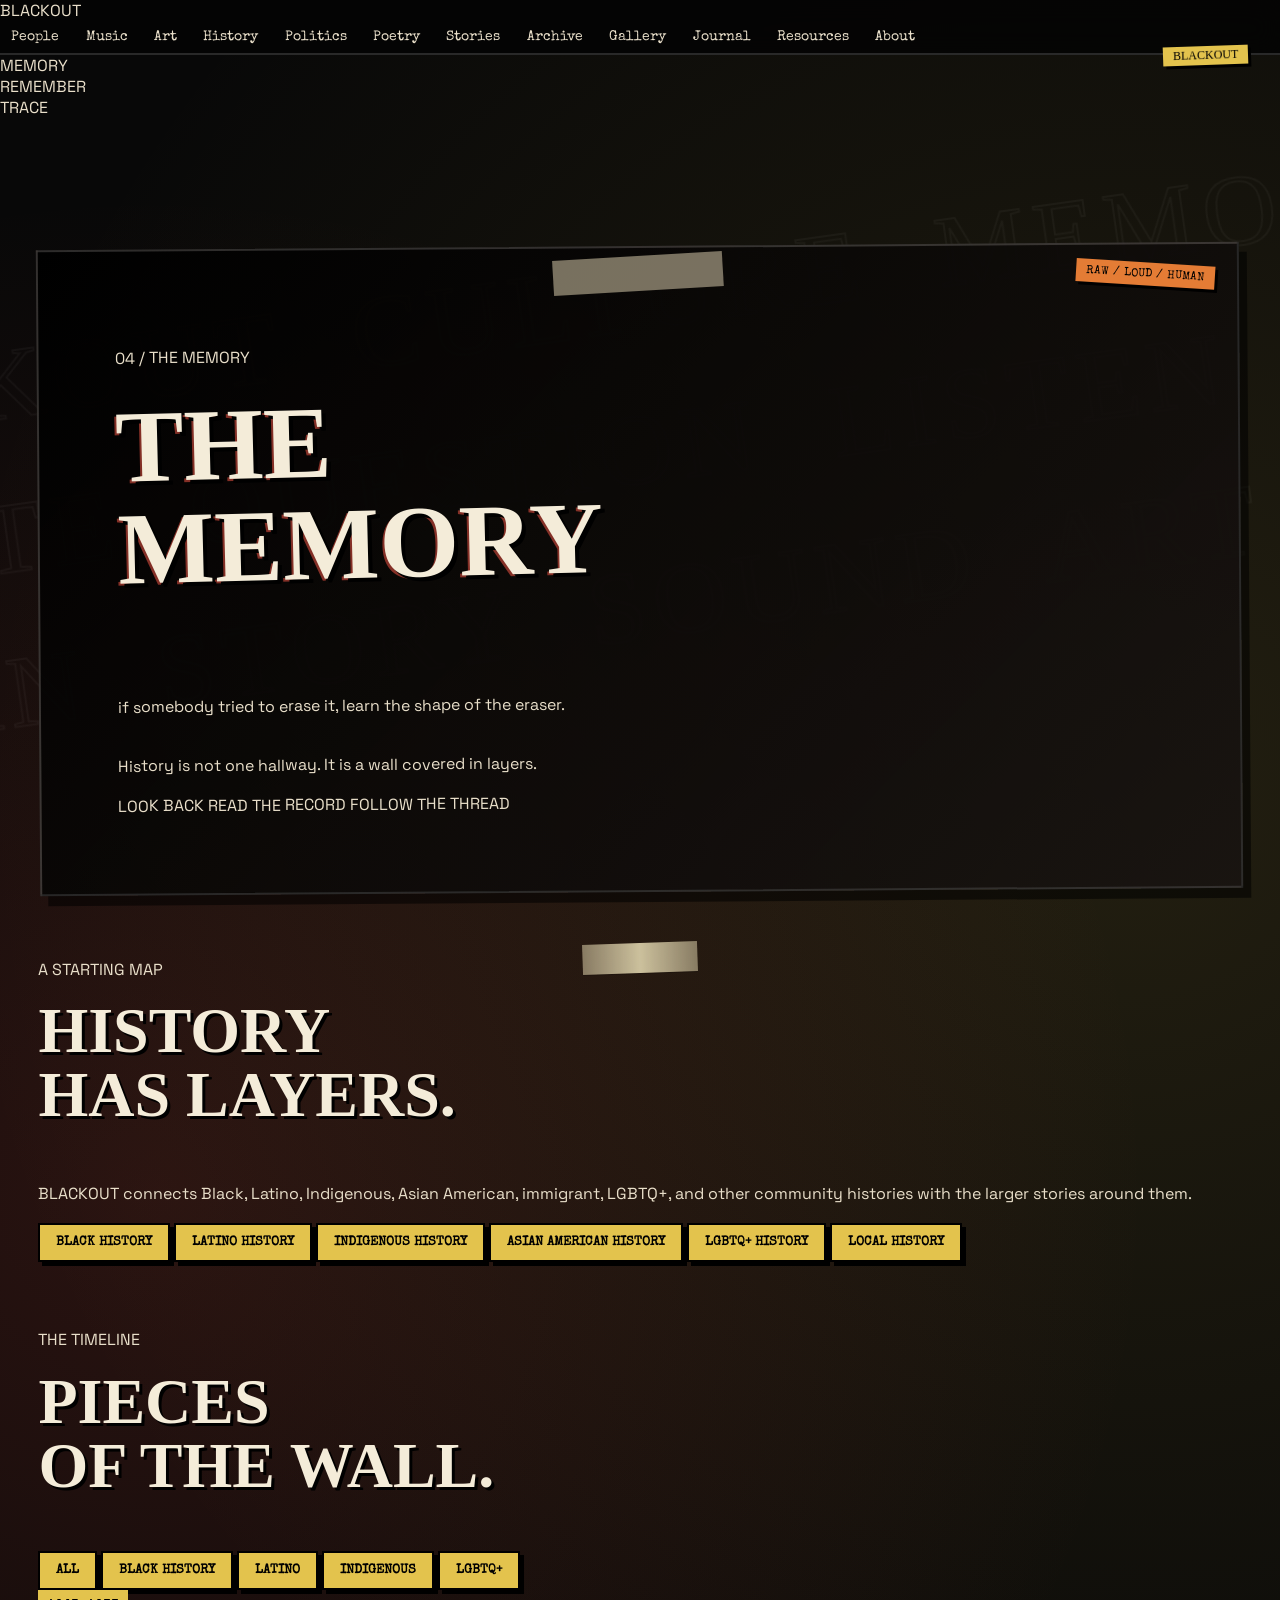
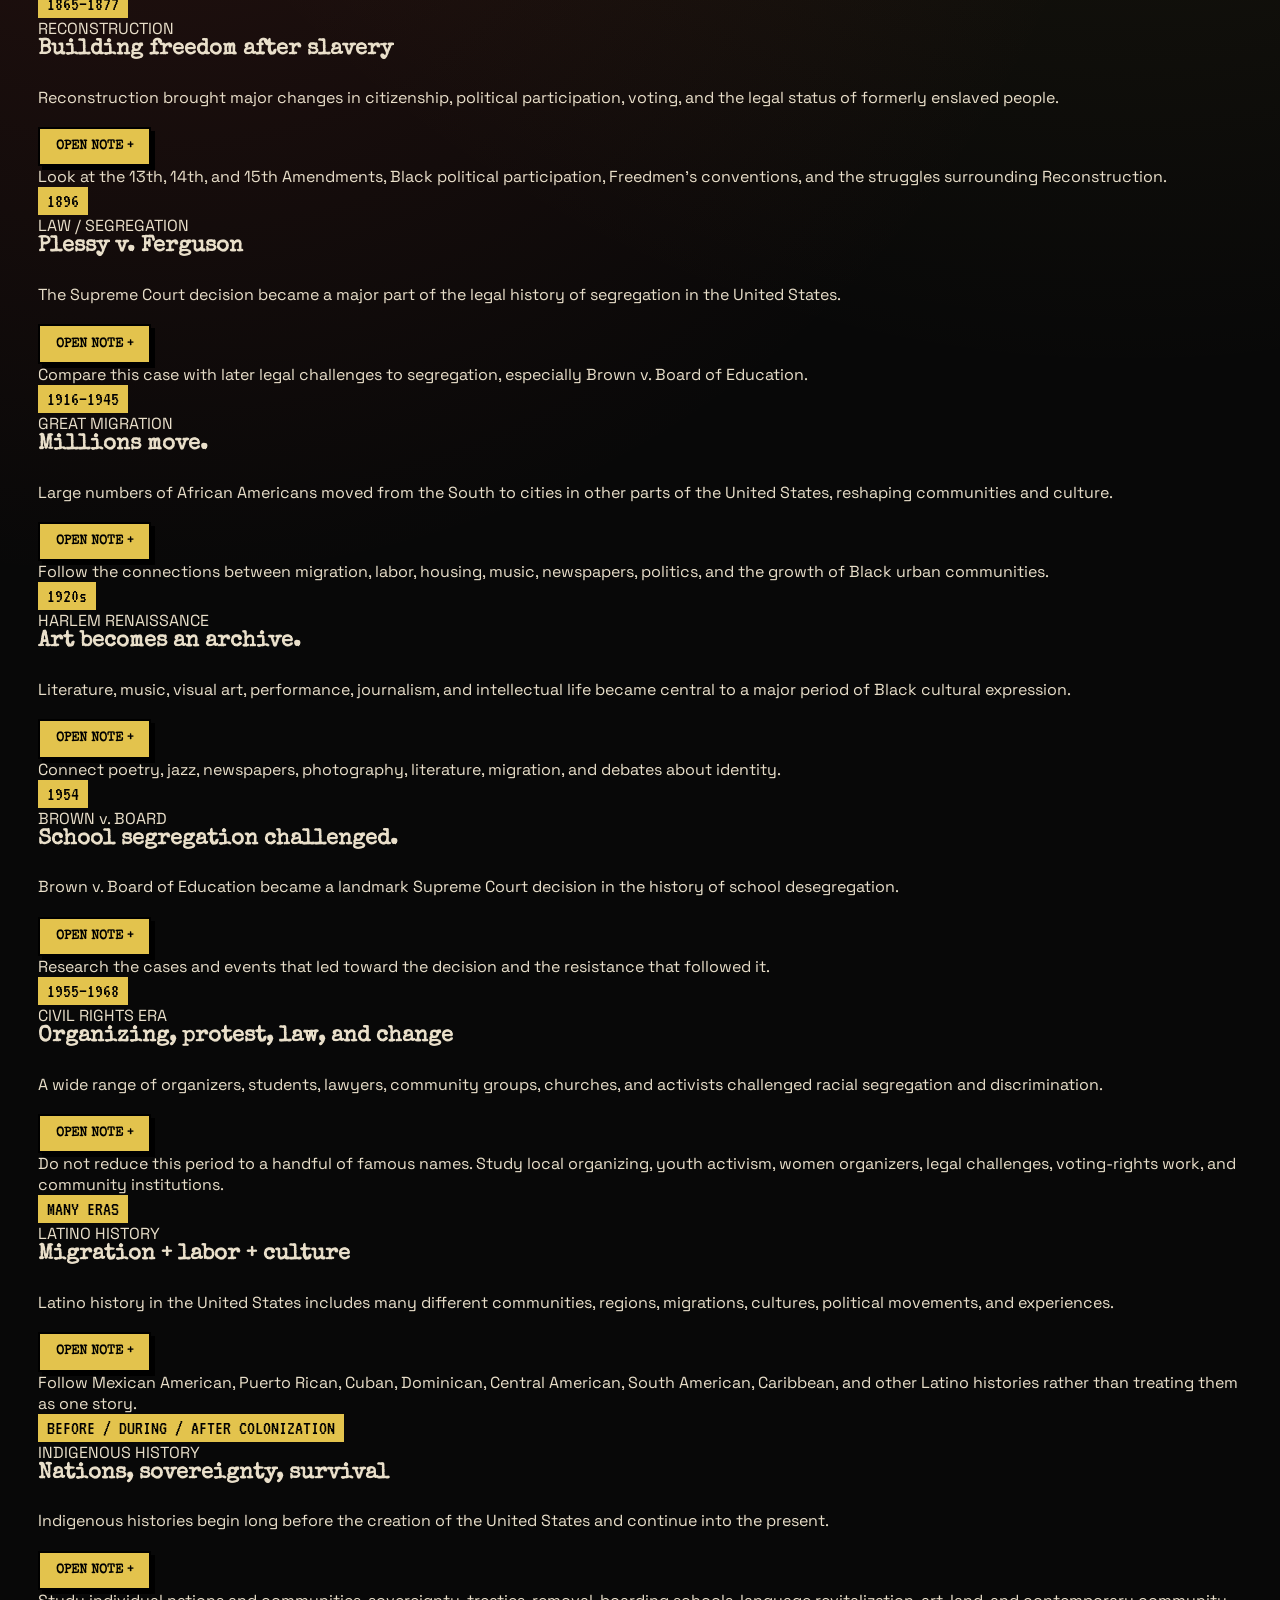
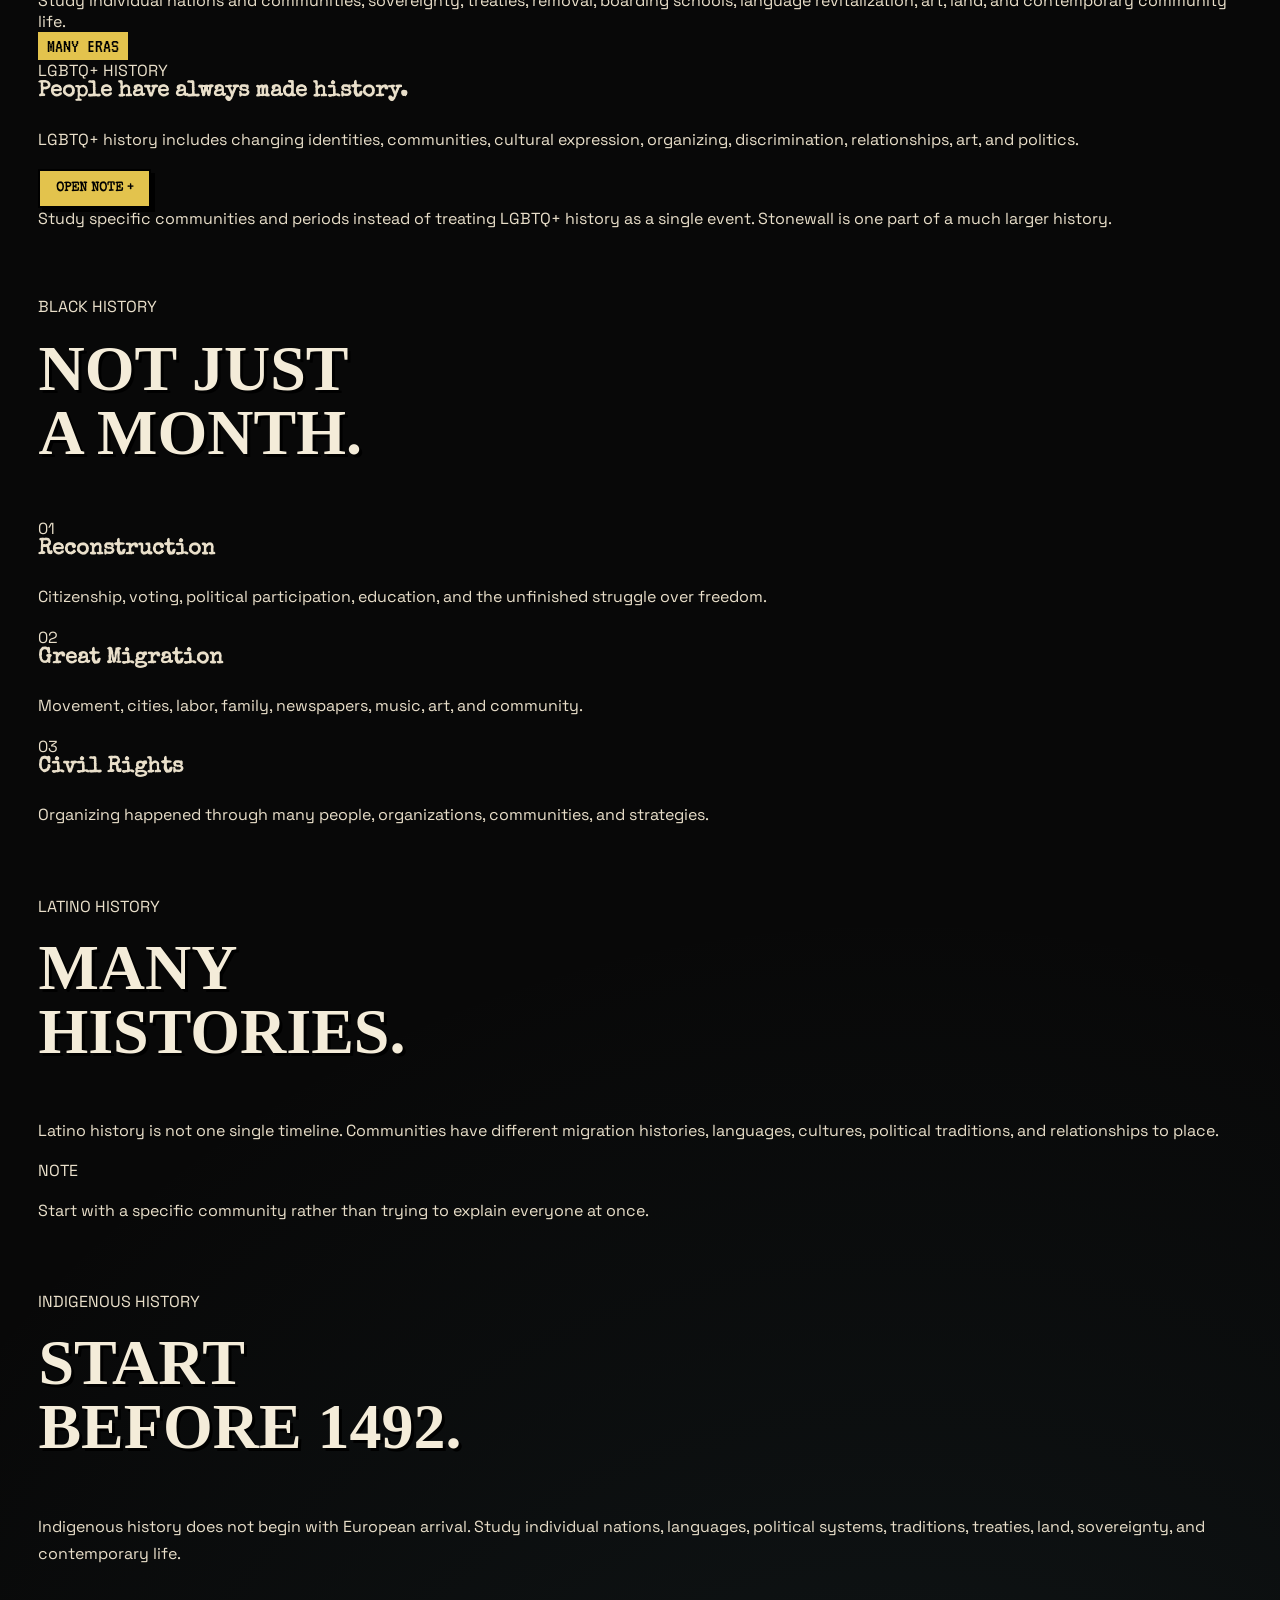
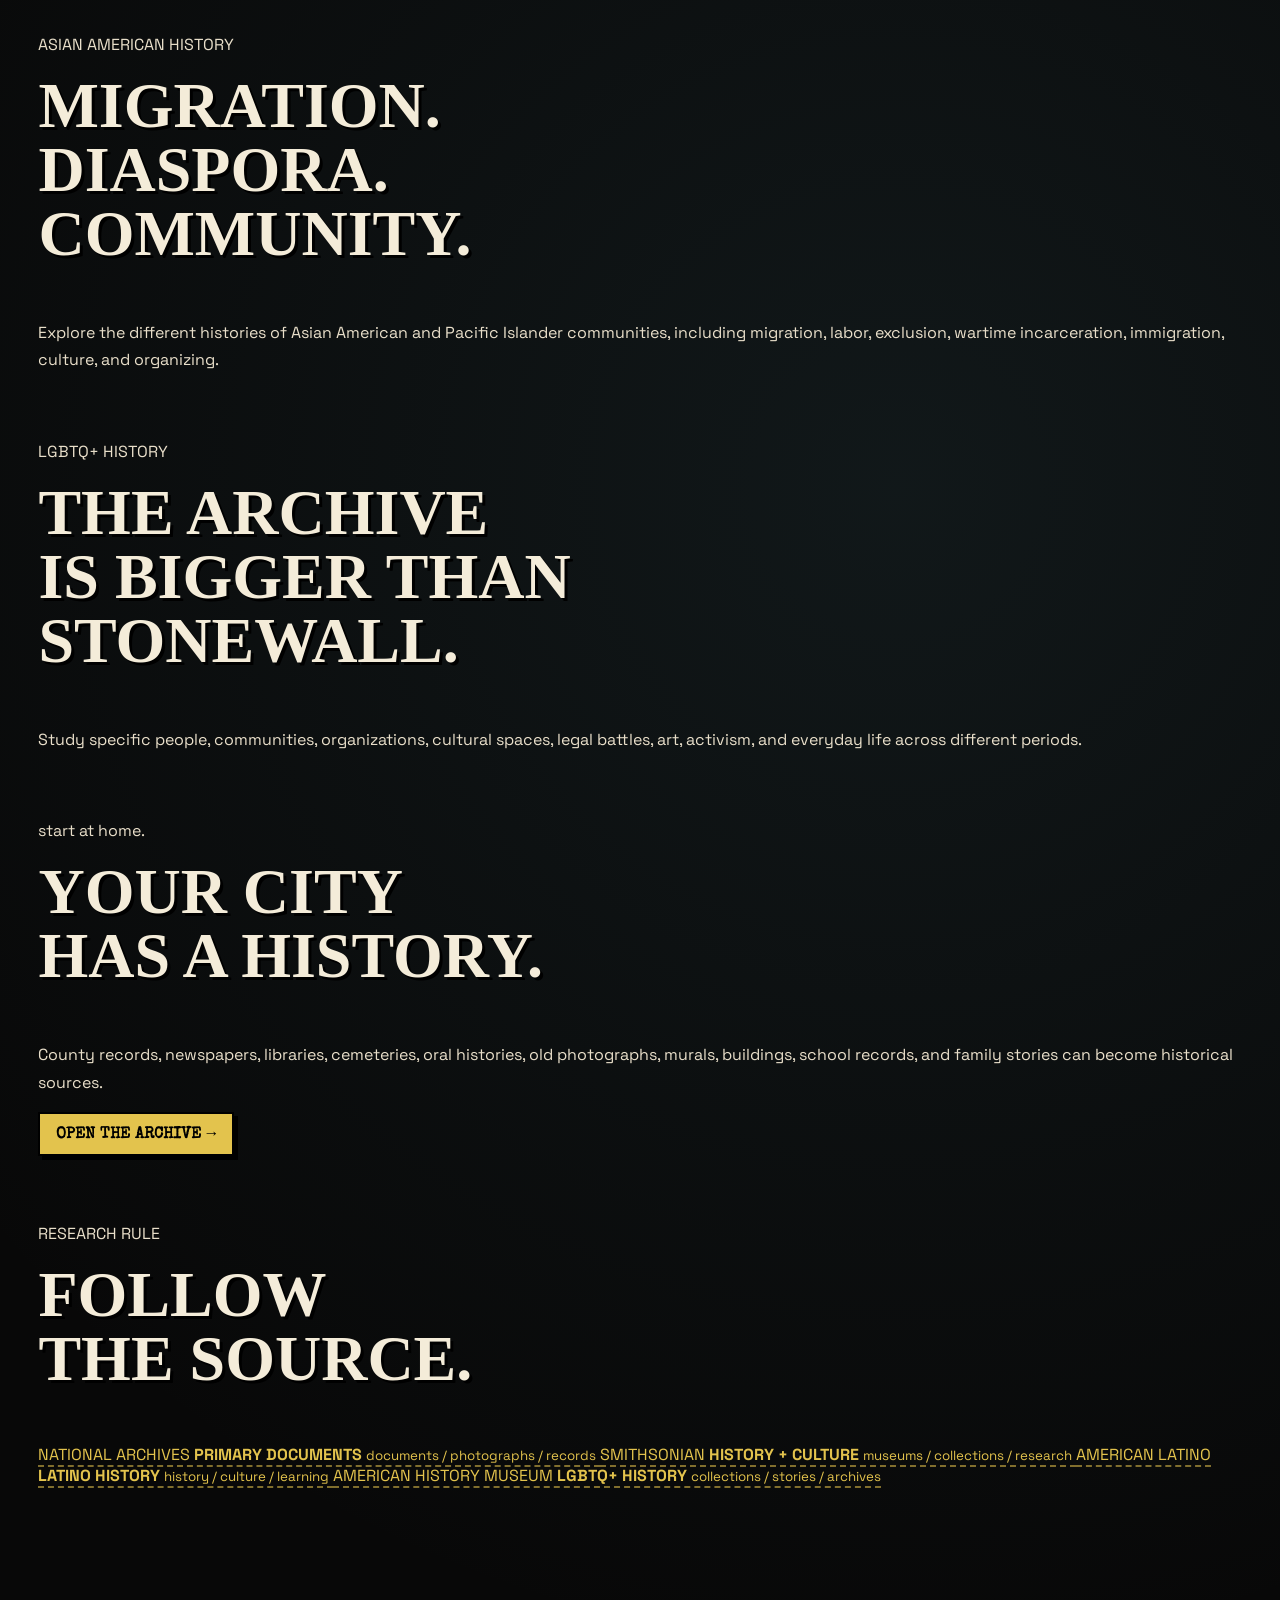
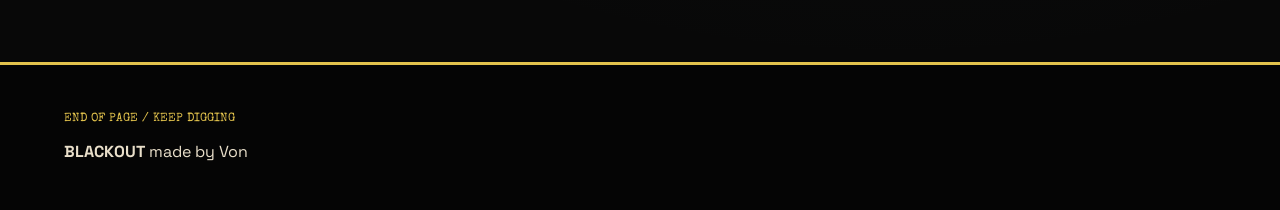
<file: history.html>
<!DOCTYPE html>
<html lang="en">
<head>
<meta charset="UTF-8">
<meta name="viewport" content="width=device-width, initial-scale=1.0">

<title>The Memory — BLACKOUT</title>

<link rel="preconnect" href="https://fonts.googleapis.com">
<link rel="preconnect" href="https://fonts.gstatic.com" crossorigin>
<link href="https://fonts.googleapis.com/css2?family=Bebas+Neue&family=Caveat:wght@500;700&family=IBM+Plex+Mono:wght@400;500;700&family=Libre+Baskerville:wght@400;700&family=Permanent+Marker&display=swap" rel="stylesheet">

<link rel="stylesheet" href="style.css">
</head>

<body data-page="history">

<div class="grain"></div>

<header class="site-header">

    <a href="index.html" class="brand">
        <span class="brand-box">B</span>LACKOUT
    </a>

    <button class="menu-toggle" type="button">MENU</button>

    <nav class="main-nav">
        <a href="people.html">People</a>
        <a href="music.html">Music</a>
        <a href="art.html">Art</a>
        <a href="history.html">History</a>
        <a href="politics.html">Politics</a>
        <a href="poetry.html">Poetry</a>
        <a href="stories.html">Stories</a>
        <a href="archive.html">Archive</a>
        <a href="gallery.html">Gallery</a>
        <a href="journal.html">Journal</a>
        <a href="resources.html">Resources</a>
        <a href="about.html">About</a>
    </nav>

</header>

<div class="wall-spray spray-red">MEMORY</div>
<div class="wall-spray spray-yellow">REMEMBER</div>
<div class="wall-spray spray-blue">TRACE</div>


<main>

<section class="page-hero">

    <p class="section-label">04 / THE MEMORY</p>

    <h1>
        THE<br>
        MEMORY
    </h1>

    <p class="handwriting">
        if somebody tried to erase it, learn the shape of the eraser.
    </p>

    <div class="hero-copy">
        <p>
            History is not one hallway.
            It is a wall covered in layers.
        </p>
    </div>

    <div class="sticker-row">
        <span class="sticker red">LOOK BACK</span>
        <span class="sticker yellow">READ THE RECORD</span>
        <span class="sticker blue">FOLLOW THE THREAD</span>
    </div>

</section>


<section class="section ripped-section">

    <div class="tape tape-yellow"></div>

    <p class="section-label">A STARTING MAP</p>

    <h2>
        HISTORY<br>
        HAS LAYERS.
    </h2>

    <p>
        BLACKOUT connects Black, Latino, Indigenous,
        Asian American, immigrant, LGBTQ+, and other
        community histories with the larger stories
        around them.
    </p>

    <div class="history-map">

        <button class="history-jump" data-target="black-history">
            BLACK HISTORY
        </button>

        <button class="history-jump" data-target="latino-history">
            LATINO HISTORY
        </button>

        <button class="history-jump" data-target="indigenous-history">
            INDIGENOUS HISTORY
        </button>

        <button class="history-jump" data-target="asian-history">
            ASIAN AMERICAN HISTORY
        </button>

        <button class="history-jump" data-target="queer-history">
            LGBTQ+ HISTORY
        </button>

        <button class="history-jump" data-target="local-history">
            LOCAL HISTORY
        </button>

    </div>

</section>


<section id="timeline" class="section">

    <p class="section-label">THE TIMELINE</p>

    <h2>
        PIECES<br>
        OF THE WALL.
    </h2>

    <div class="timeline-filter">

        <button class="active" data-history-filter="all">
            ALL
        </button>

        <button data-history-filter="black">
            BLACK HISTORY
        </button>

        <button data-history-filter="latino">
            LATINO
        </button>

        <button data-history-filter="indigenous">
            INDIGENOUS
        </button>

        <button data-history-filter="lgbtq">
            LGBTQ+
        </button>

    </div>


    <div class="history-timeline" id="historyTimeline">


        <article class="history-entry" data-history="black">

            <div class="timeline-year">
                1865–1877
            </div>

            <div class="timeline-card">

                <span class="tagline">
                    RECONSTRUCTION
                </span>

                <h3>
                    Building freedom after slavery
                </h3>

                <p>
                    Reconstruction brought major changes in
                    citizenship, political participation, voting,
                    and the legal status of formerly enslaved people.
                </p>

                <button class="history-expand" type="button">
                    OPEN NOTE +
                </button>

                <div class="history-note">
                    Look at the 13th, 14th, and 15th Amendments,
                    Black political participation, Freedmen's
                    conventions, and the struggles surrounding
                    Reconstruction.
                </div>

            </div>

        </article>


        <article class="history-entry" data-history="black">

            <div class="timeline-year">
                1896
            </div>

            <div class="timeline-card">

                <span class="tagline">
                    LAW / SEGREGATION
                </span>

                <h3>
                    Plessy v. Ferguson
                </h3>

                <p>
                    The Supreme Court decision became a major
                    part of the legal history of segregation
                    in the United States.
                </p>

                <button class="history-expand" type="button">
                    OPEN NOTE +
                </button>

                <div class="history-note">
                    Compare this case with later legal challenges
                    to segregation, especially Brown v. Board of
                    Education.
                </div>

            </div>

        </article>


        <article class="history-entry" data-history="black">

            <div class="timeline-year">
                1916–1945
            </div>

            <div class="timeline-card">

                <span class="tagline">
                    GREAT MIGRATION
                </span>

                <h3>
                    Millions move.
                </h3>

                <p>
                    Large numbers of African Americans moved from
                    the South to cities in other parts of the United
                    States, reshaping communities and culture.
                </p>

                <button class="history-expand" type="button">
                    OPEN NOTE +
                </button>

                <div class="history-note">
                    Follow the connections between migration,
                    labor, housing, music, newspapers, politics,
                    and the growth of Black urban communities.
                </div>

            </div>

        </article>


        <article class="history-entry" data-history="black">

            <div class="timeline-year">
                1920s
            </div>

            <div class="timeline-card">

                <span class="tagline">
                    HARLEM RENAISSANCE
                </span>

                <h3>
                    Art becomes an archive.
                </h3>

                <p>
                    Literature, music, visual art, performance,
                    journalism, and intellectual life became
                    central to a major period of Black cultural
                    expression.
                </p>

                <button class="history-expand" type="button">
                    OPEN NOTE +
                </button>

                <div class="history-note">
                    Connect poetry, jazz, newspapers, photography,
                    literature, migration, and debates about
                    identity.
                </div>

            </div>

        </article>


        <article class="history-entry" data-history="black">

            <div class="timeline-year">
                1954
            </div>

            <div class="timeline-card">

                <span class="tagline">
                    BROWN v. BOARD
                </span>

                <h3>
                    School segregation challenged.
                </h3>

                <p>
                    Brown v. Board of Education became a landmark
                    Supreme Court decision in the history of
                    school desegregation.
                </p>

                <button class="history-expand" type="button">
                    OPEN NOTE +
                </button>

                <div class="history-note">
                    Research the cases and events that led toward
                    the decision and the resistance that followed it.
                </div>

            </div>

        </article>


        <article class="history-entry" data-history="black">

            <div class="timeline-year">
                1955–1968
            </div>

            <div class="timeline-card">

                <span class="tagline">
                    CIVIL RIGHTS ERA
                </span>

                <h3>
                    Organizing, protest, law, and change
                </h3>

                <p>
                    A wide range of organizers, students, lawyers,
                    community groups, churches, and activists
                    challenged racial segregation and discrimination.
                </p>

                <button class="history-expand" type="button">
                    OPEN NOTE +
                </button>

                <div class="history-note">
                    Do not reduce this period to a handful of famous
                    names. Study local organizing, youth activism,
                    women organizers, legal challenges, voting-rights
                    work, and community institutions.
                </div>

            </div>

        </article>


        <article class="history-entry" data-history="latino">

            <div class="timeline-year">
                MANY ERAS
            </div>

            <div class="timeline-card">

                <span class="tagline">
                    LATINO HISTORY
                </span>

                <h3>
                    Migration + labor + culture
                </h3>

                <p>
                    Latino history in the United States includes
                    many different communities, regions, migrations,
                    cultures, political movements, and experiences.
                </p>

                <button class="history-expand" type="button">
                    OPEN NOTE +
                </button>

                <div class="history-note">
                    Follow Mexican American, Puerto Rican, Cuban,
                    Dominican, Central American, South American,
                    Caribbean, and other Latino histories rather
                    than treating them as one story.
                </div>

            </div>

        </article>


        <article class="history-entry" data-history="indigenous">

            <div class="timeline-year">
                BEFORE / DURING / AFTER COLONIZATION
            </div>

            <div class="timeline-card">

                <span class="tagline">
                    INDIGENOUS HISTORY
                </span>

                <h3>
                    Nations, sovereignty, survival
                </h3>

                <p>
                    Indigenous histories begin long before the
                    creation of the United States and continue
                    into the present.
                </p>

                <button class="history-expand" type="button">
                    OPEN NOTE +
                </button>

                <div class="history-note">
                    Study individual nations and communities,
                    sovereignty, treaties, removal, boarding schools,
                    language revitalization, art, land, and
                    contemporary community life.
                </div>

            </div>

        </article>


        <article class="history-entry" data-history="lgbtq">

            <div class="timeline-year">
                MANY ERAS
            </div>

            <div class="timeline-card">

                <span class="tagline">
                    LGBTQ+ HISTORY
                </span>

                <h3>
                    People have always made history.
                </h3>

                <p>
                    LGBTQ+ history includes changing identities,
                    communities, cultural expression, organizing,
                    discrimination, relationships, art, and politics.
                </p>

                <button class="history-expand" type="button">
                    OPEN NOTE +
                </button>

                <div class="history-note">
                    Study specific communities and periods instead
                    of treating LGBTQ+ history as a single event.
                    Stonewall is one part of a much larger history.
                </div>

            </div>

        </article>

    </div>

</section>


<section id="black-history" class="section dark-section">

    <p class="section-label yellow">BLACK HISTORY</p>

    <h2>
        NOT JUST<br>
        A MONTH.
    </h2>

    <div class="history-grid">

        <div class="paper-note">
            <span class="note-number">01</span>
            <h3>Reconstruction</h3>
            <p>
                Citizenship, voting, political participation,
                education, and the unfinished struggle over freedom.
            </p>
        </div>

        <div class="paper-note">
            <span class="note-number">02</span>
            <h3>Great Migration</h3>
            <p>
                Movement, cities, labor, family, newspapers,
                music, art, and community.
            </p>
        </div>

        <div class="paper-note">
            <span class="note-number">03</span>
            <h3>Civil Rights</h3>
            <p>
                Organizing happened through many people,
                organizations, communities, and strategies.
            </p>
        </div>

    </div>

</section>


<section id="latino-history" class="section">

    <p class="section-label">LATINO HISTORY</p>

    <h2>
        MANY<br>
        HISTORIES.
    </h2>

    <p>
        Latino history is not one single timeline.
        Communities have different migration histories,
        languages, cultures, political traditions,
        and relationships to place.
    </p>

    <div class="paper-note yellow-note">

        <span class="note-number">NOTE</span>

        <p>
            Start with a specific community rather than
            trying to explain everyone at once.
        </p>

    </div>

</section>


<section id="indigenous-history" class="section">

    <p class="section-label">INDIGENOUS HISTORY</p>

    <h2>
        START<br>
        BEFORE 1492.
    </h2>

    <p>
        Indigenous history does not begin with European
        arrival. Study individual nations, languages,
        political systems, traditions, treaties, land,
        sovereignty, and contemporary life.
    </p>

</section>


<section id="asian-history" class="section">

    <p class="section-label">ASIAN AMERICAN HISTORY</p>

    <h2>
        MIGRATION.<br>
        DIASPORA.<br>
        COMMUNITY.
    </h2>

    <p>
        Explore the different histories of Asian American
        and Pacific Islander communities, including migration,
        labor, exclusion, wartime incarceration, immigration,
        culture, and organizing.
    </p>

</section>


<section id="queer-history" class="section dark-section">

    <p class="section-label yellow">LGBTQ+ HISTORY</p>

    <h2>
        THE ARCHIVE<br>
        IS BIGGER THAN<br>
        STONEWALL.
    </h2>

    <p>
        Study specific people, communities, organizations,
        cultural spaces, legal battles, art, activism,
        and everyday life across different periods.
    </p>

</section>


<section id="local-history" class="section manifesto">

    <p class="handwriting">start at home.</p>

    <h2>
        YOUR CITY<br>
        HAS A HISTORY.
    </h2>

    <p>
        County records, newspapers, libraries, cemeteries,
        oral histories, old photographs, murals, buildings,
        school records, and family stories can become
        historical sources.
    </p>

    <a href="archive.html" class="button red">
        OPEN THE ARCHIVE →
    </a>

</section>


<section class="section">

    <p class="section-label">RESEARCH RULE</p>

    <h2>
        FOLLOW<br>
        THE SOURCE.
    </h2>

    <div class="source-wall">

        <a
            class="source-card"
            href="https://www.archives.gov/"
            target="_blank"
            rel="noopener"
        >
            <span>NATIONAL ARCHIVES</span>
            <strong>PRIMARY DOCUMENTS</strong>
            <small>documents / photographs / records</small>
        </a>

        <a
            class="source-card"
            href="https://www.si.edu/explore/history"
            target="_blank"
            rel="noopener"
        >
            <span>SMITHSONIAN</span>
            <strong>HISTORY + CULTURE</strong>
            <small>museums / collections / research</small>
        </a>

        <a
            class="source-card"
            href="https://latino.si.edu/learn"
            target="_blank"
            rel="noopener"
        >
            <span>AMERICAN LATINO</span>
            <strong>LATINO HISTORY</strong>
            <small>history / culture / learning</small>
        </a>

        <a
            class="source-card"
            href="https://americanhistory.si.edu/topics/lgbtq-history"
            target="_blank"
            rel="noopener"
        >
            <span>AMERICAN HISTORY MUSEUM</span>
            <strong>LGBTQ+ HISTORY</strong>
            <small>collections / stories / archives</small>
        </a>

    </div>

</section>

</main>


<footer class="site-footer">
    <strong>BLACKOUT</strong>
    <span>made by Von</span>
</footer>


<script src="script.js"></script>

<script>
/* CATEGORY FILTER */

const historyFilters = document.querySelectorAll("[data-history-filter]");
const historyEntries = document.querySelectorAll(".history-entry");

historyFilters.forEach(button => {

    button.addEventListener("click", () => {

        historyFilters.forEach(btn => btn.classList.remove("active"));
        button.classList.add("active");

        const filter = button.dataset.historyFilter;

        historyEntries.forEach(entry => {

            if (
                filter === "all" ||
                entry.dataset.history === filter
            ) {
                entry.style.display = "";
            } else {
                entry.style.display = "none";
            }

        });

    });

});


/* EXPAND TIMELINE NOTES */

document.querySelectorAll(".history-expand").forEach(button => {

    button.addEventListener("click", () => {

        const card = button.closest(".timeline-card");

        card.classList.toggle("expanded");

        button.textContent =
            card.classList.contains("expanded")
            ? "CLOSE NOTE −"
            : "OPEN NOTE +";

    });

});


/* JUMP AROUND THE HISTORY WALL */

document.querySelectorAll(".history-jump").forEach(button => {

    button.addEventListener("click", () => {

        const target = document.getElementById(
            button.dataset.target
        );

        if (target) {
            target.scrollIntoView({
                behavior: "smooth",
                block: "start"
            });
        }

    });

});

</script>

</body>
</html>
</file>
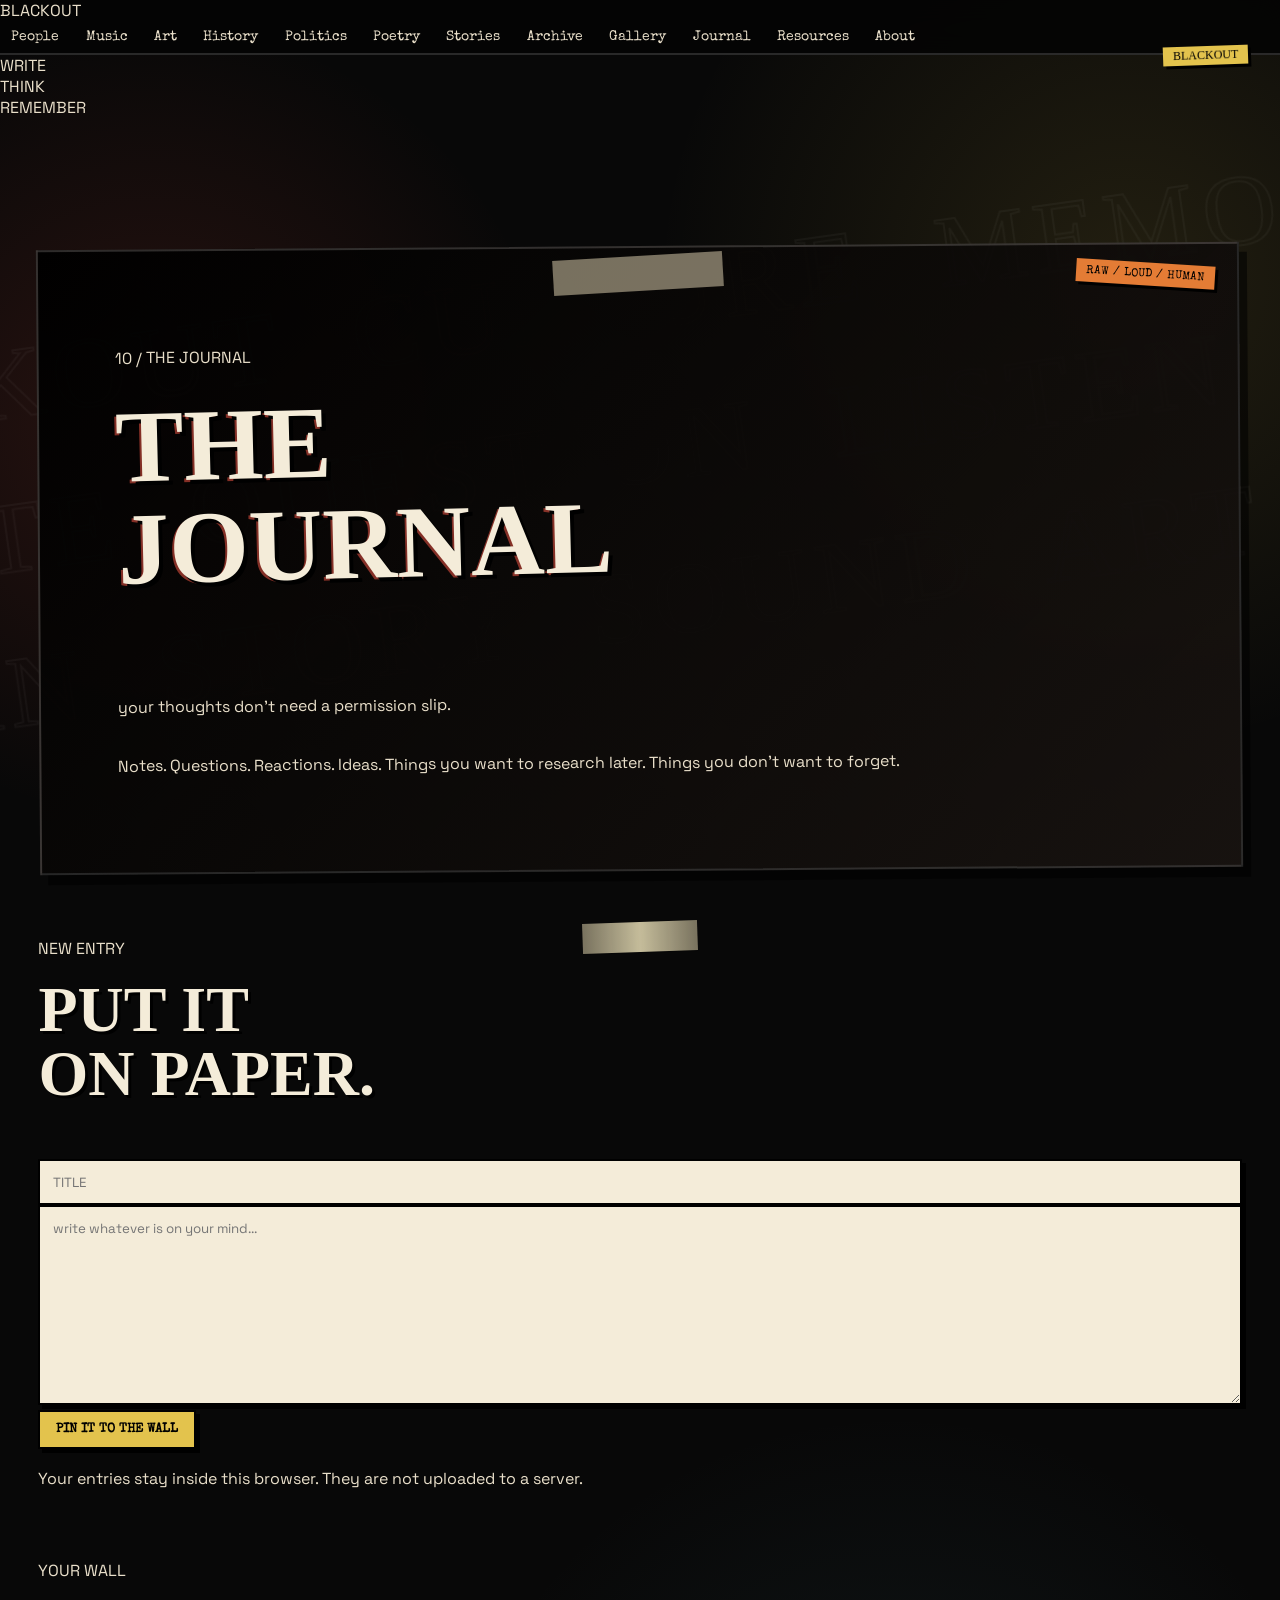
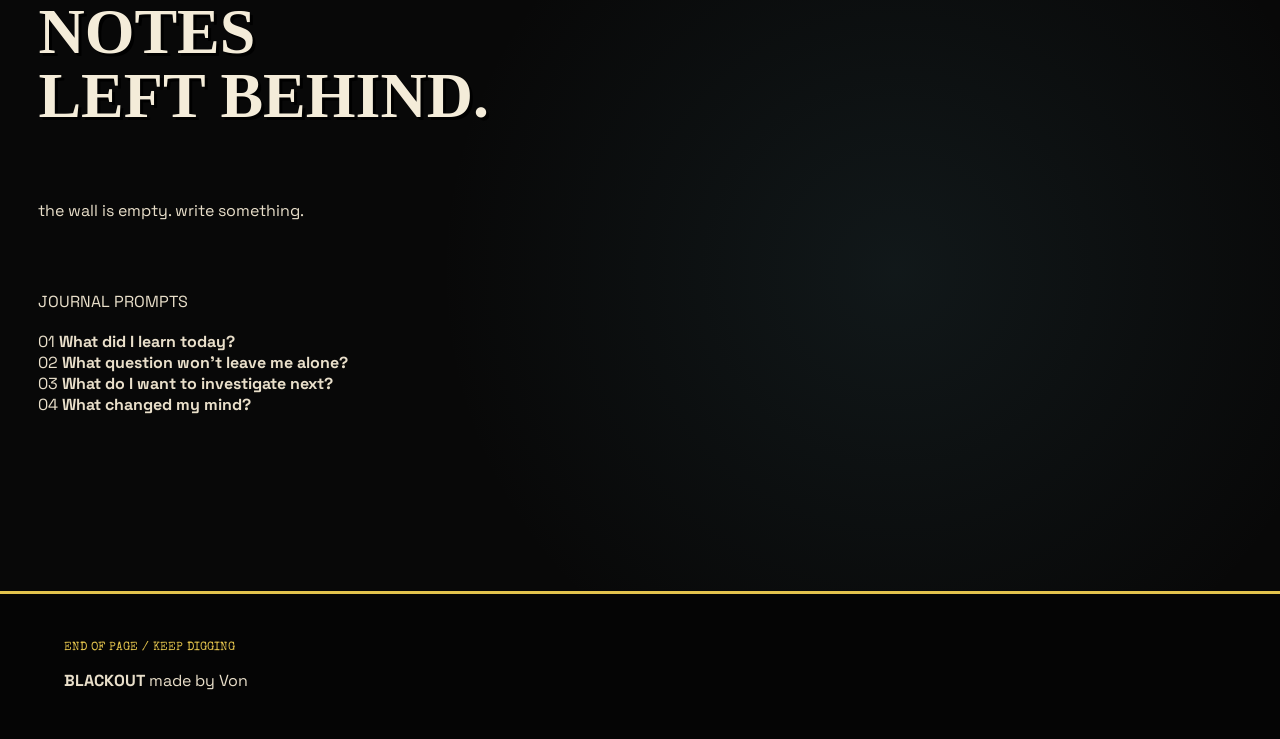
<file: journal.html>
<!DOCTYPE html>
<html lang="en">
<head>
<meta charset="UTF-8">
<meta name="viewport" content="width=device-width, initial-scale=1.0">

<title>The Journal — BLACKOUT</title>

<link rel="preconnect" href="https://fonts.googleapis.com">
<link rel="preconnect" href="https://fonts.gstatic.com" crossorigin">
<link href="https://fonts.googleapis.com/css2?family=Permanent+Marker&family=Special+Elite&family=Space+Grotesk:wght@400;500;600;700&family=VT323&display=swap" rel="stylesheet">

<link rel="stylesheet" href="style.css">
</head>

<body data-page="journal">

<div class="grain"></div>

<header class="site-header">
    <a href="index.html" class="brand">
        <span class="brand-box">B</span>LACKOUT
    </a>

    <button class="menu-toggle" type="button">MENU</button>

    <nav class="main-nav">
        <a href="people.html">People</a>
        <a href="music.html">Music</a>
        <a href="art.html">Art</a>
        <a href="history.html">History</a>
        <a href="politics.html">Politics</a>
        <a href="poetry.html">Poetry</a>
        <a href="stories.html">Stories</a>
        <a href="archive.html">Archive</a>
        <a href="gallery.html">Gallery</a>
        <a href="journal.html">Journal</a>
        <a href="resources.html">Resources</a>
        <a href="about.html">About</a>
    </nav>
</header>

<div class="wall-spray spray-red">WRITE</div>
<div class="wall-spray spray-yellow">THINK</div>
<div class="wall-spray spray-blue">REMEMBER</div>

<main>

<section class="page-hero">

    <p class="section-label">10 / THE JOURNAL</p>

    <h1>
        THE<br>
        JOURNAL
    </h1>

    <p class="handwriting">
        your thoughts don't need a permission slip.
    </p>

    <div class="hero-copy">
        <p>
            Notes. Questions. Reactions. Ideas.
            Things you want to research later.
            Things you don't want to forget.
        </p>
    </div>

</section>


<section class="section">

    <div class="tape tape-yellow"></div>

    <p class="section-label">NEW ENTRY</p>

    <h2>
        PUT IT<br>
        ON PAPER.
    </h2>

    <form id="journalForm" class="journal-form">

        <input
            type="text"
            name="title"
            maxlength="100"
            placeholder="TITLE"
            required
        >

        <textarea
            name="body"
            rows="10"
            placeholder="write whatever is on your mind..."
            required
        ></textarea>

        <button
            type="submit"
            class="button red"
        >
            PIN IT TO THE WALL
        </button>

        <p class="tiny">
            Your entries stay inside this browser.
            They are not uploaded to a server.
        </p>

    </form>

</section>


<section class="section">

    <p class="section-label">YOUR WALL</p>

    <h2>
        NOTES<br>
        LEFT BEHIND.
    </h2>

    <div id="journalEntries" class="card-grid"></div>

    <p id="emptyJournal" class="handwriting">
        the wall is empty. write something.
    </p>

</section>


<section class="section dark-section">

    <p class="section-label yellow">JOURNAL PROMPTS</p>

    <div class="quote-wall">

        <div class="quote-card">
            <span>01</span>
            <strong>What did I learn today?</strong>
        </div>

        <div class="quote-card">
            <span>02</span>
            <strong>What question won't leave me alone?</strong>
        </div>

        <div class="quote-card">
            <span>03</span>
            <strong>What do I want to investigate next?</strong>
        </div>

        <div class="quote-card">
            <span>04</span>
            <strong>What changed my mind?</strong>
        </div>

    </div>

</section>

</main>

<footer class="site-footer">
    <strong>BLACKOUT</strong>
    <span>made by Von</span>
</footer>

<script src="script.js"></script>

<script>
const journalForm = document.getElementById("journalForm");
const journalEntries = document.getElementById("journalEntries");
const emptyJournal = document.getElementById("emptyJournal");

let journalData =
    JSON.parse(localStorage.getItem("blackoutJournal") || "[]");

function saveJournal() {
    localStorage.setItem(
        "blackoutJournal",
        JSON.stringify(journalData)
    );
}

function renderJournal() {

    journalEntries.innerHTML = "";

    emptyJournal.style.display =
        journalData.length ? "none" : "block";

    [...journalData].reverse().forEach((entry, reverseIndex) => {

        const actualIndex =
            journalData.length - 1 - reverseIndex;

        const article = document.createElement("article");

        article.className = "person-card";

        article.innerHTML = `
            <span class="tagline">JOURNAL ENTRY</span>
            <h3>${escapeHTML(entry.title)}</h3>
            <p>${escapeHTML(entry.body).replace(/\n/g, "<br>")}</p>
            <small>${entry.date}</small>
            <br><br>
            <button class="button red delete-entry" type="button">
                REMOVE
            </button>
        `;

        article
            .querySelector(".delete-entry")
            .addEventListener("click", () => {

                journalData.splice(actualIndex, 1);
                saveJournal();
                renderJournal();
            });

        journalEntries.appendChild(article);
    });
}

function escapeHTML(text) {

    const div = document.createElement("div");

    div.textContent = text;

    return div.innerHTML;
}

journalForm.addEventListener("submit", event => {

    event.preventDefault();

    const formData = new FormData(journalForm);

    journalData.push({
        title: formData.get("title"),
        body: formData.get("body"),
        date: new Date().toLocaleDateString()
    });

    saveJournal();

    journalForm.reset();

    renderJournal();
});

renderJournal();
</script>

</body>
</html>
</file>
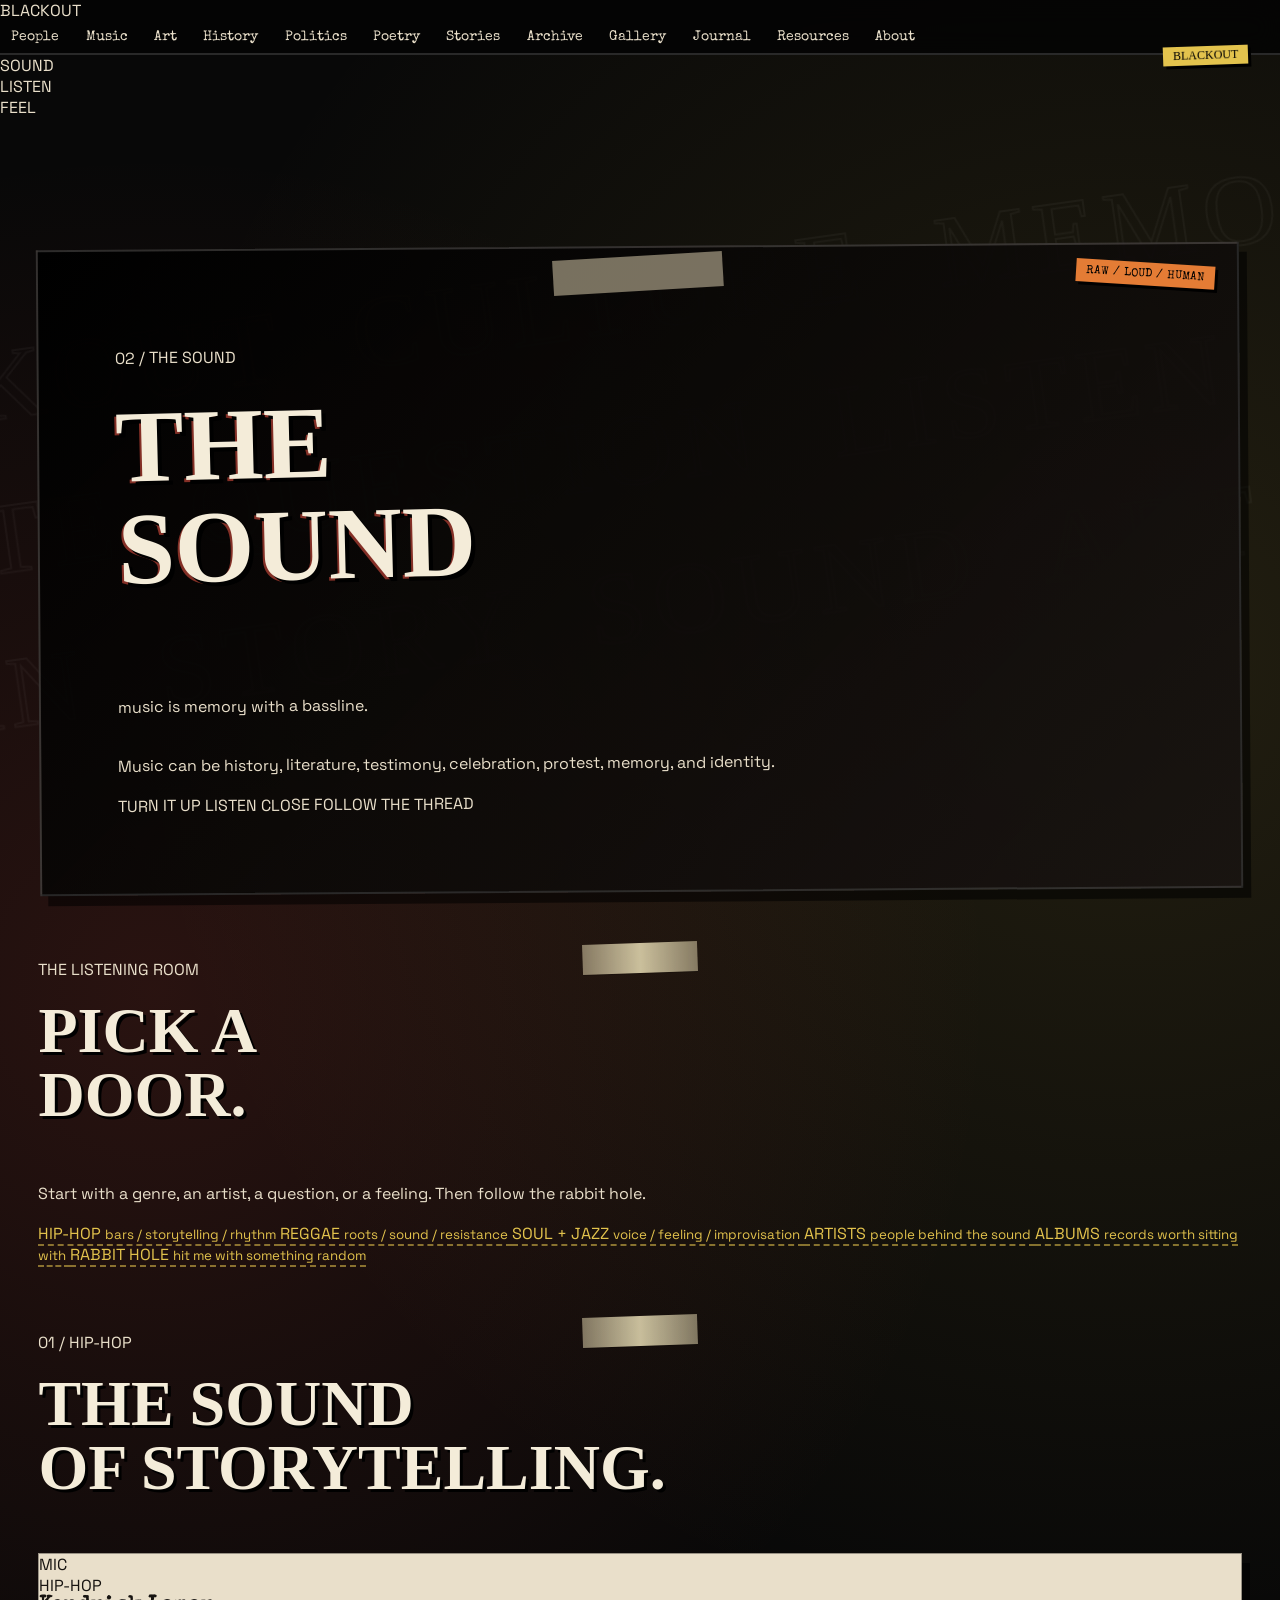
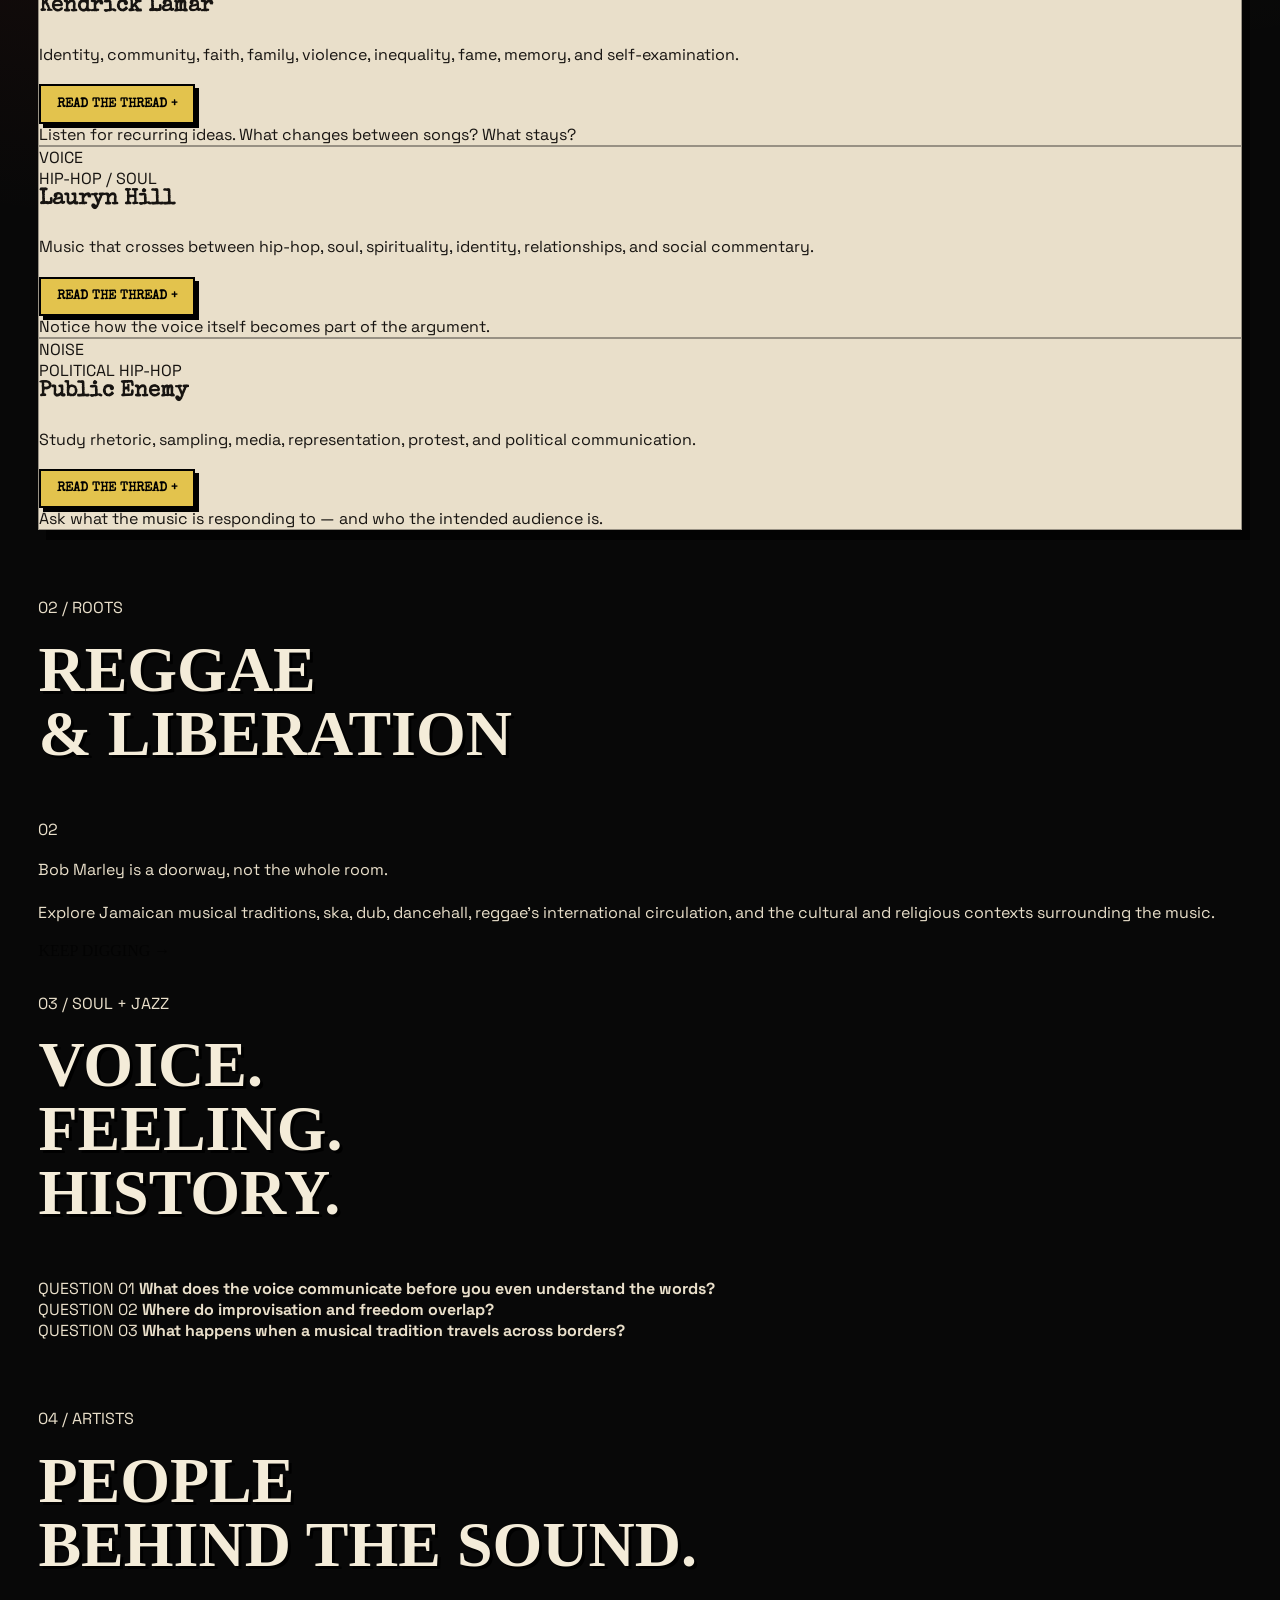
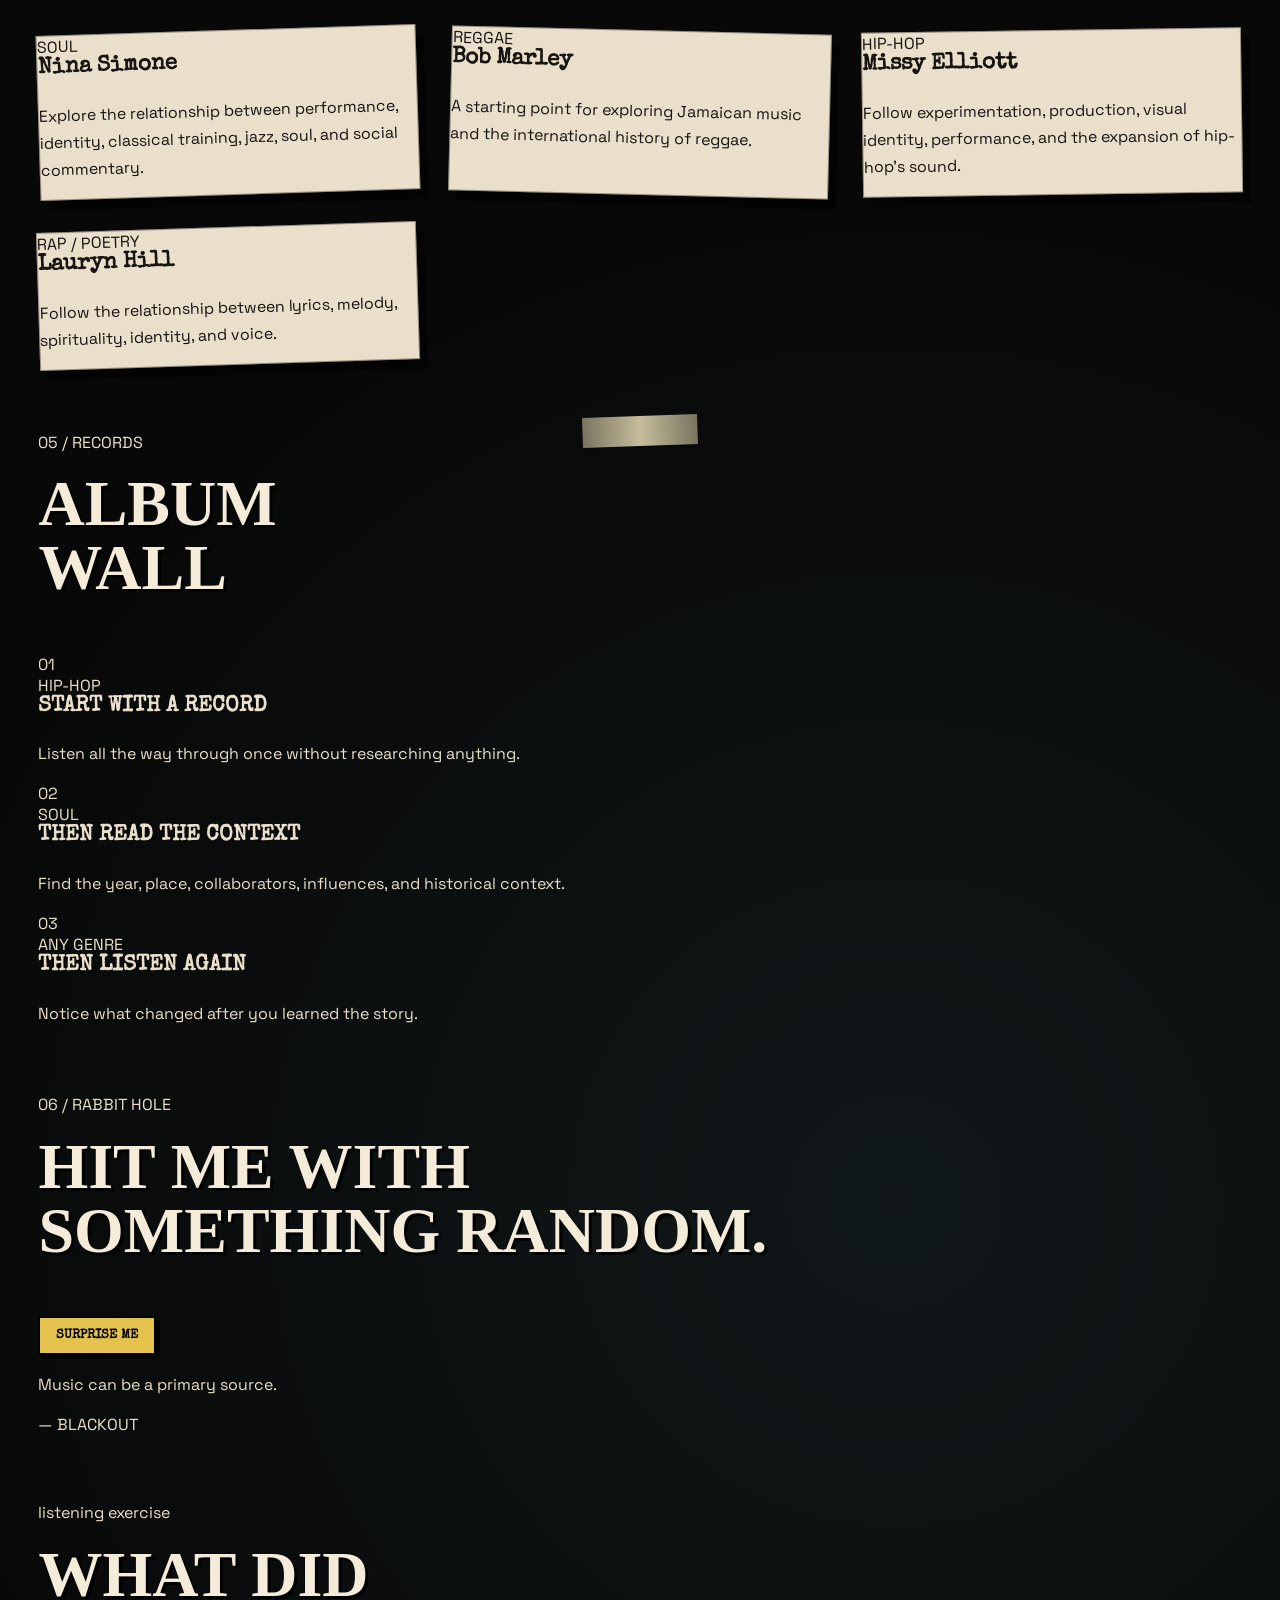
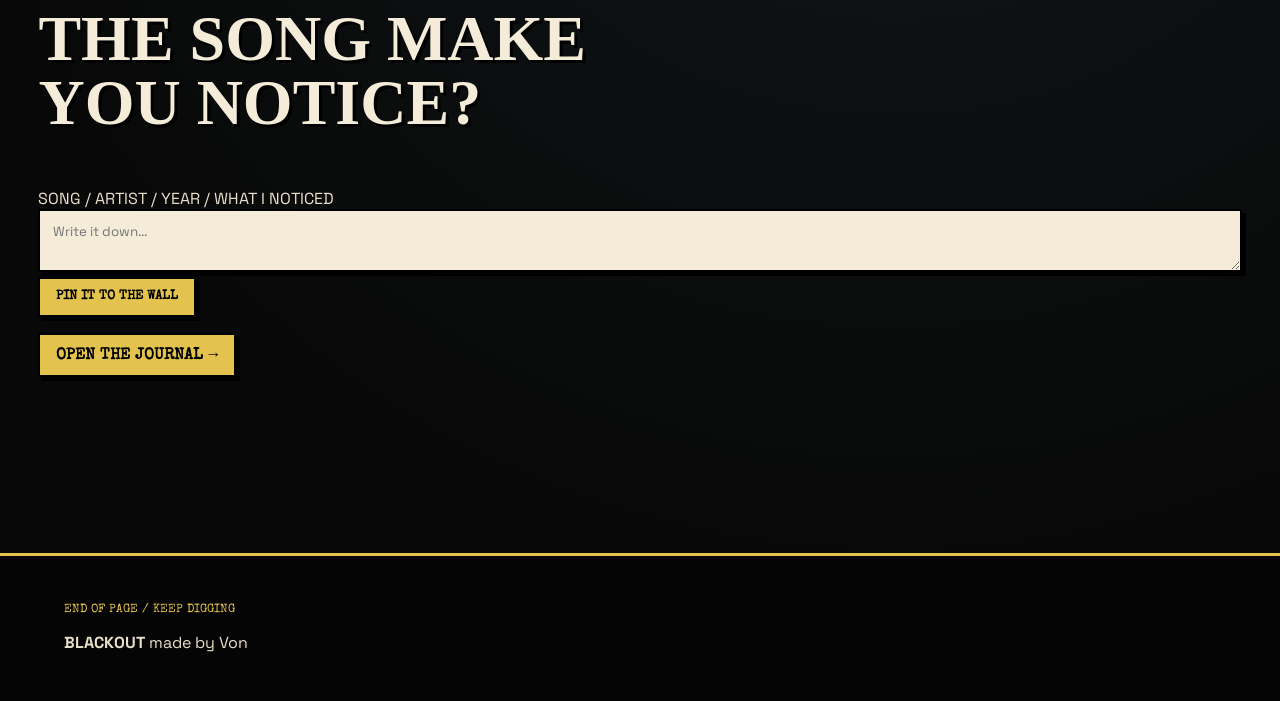
<file: music.html>
<!DOCTYPE html>
<html lang="en">
<head>
<meta charset="UTF-8">
<meta name="viewport" content="width=device-width, initial-scale=1.0">

<title>The Sound — BLACKOUT</title>

<link rel="preconnect" href="https://fonts.googleapis.com">
<link rel="preconnect" href="https://fonts.gstatic.com" crossorigin>
<link href="https://fonts.googleapis.com/css2?family=Bebas+Neue&family=Caveat:wght@500;700&family=IBM+Plex+Mono:wght@400;500;700&family=Libre+Baskerville:wght@400;700&family=Permanent+Marker&display=swap" rel="stylesheet">

<link rel="stylesheet" href="style.css">
</head>

<body data-page="music">

<div class="grain"></div>

<header class="site-header">
    <a href="index.html" class="brand">
        <span class="brand-box">B</span>LACKOUT
    </a>

    <button class="menu-toggle" type="button">MENU</button>

    <nav class="main-nav">
        <a href="people.html">People</a>
        <a href="music.html">Music</a>
        <a href="art.html">Art</a>
        <a href="history.html">History</a>
        <a href="politics.html">Politics</a>
        <a href="poetry.html">Poetry</a>
        <a href="stories.html">Stories</a>
        <a href="archive.html">Archive</a>
        <a href="gallery.html">Gallery</a>
        <a href="journal.html">Journal</a>
        <a href="resources.html">Resources</a>
        <a href="about.html">About</a>
    </nav>
</header>

<div class="wall-spray spray-red">SOUND</div>
<div class="wall-spray spray-yellow">LISTEN</div>
<div class="wall-spray spray-blue">FEEL</div>

<main>

<section class="page-hero">
    <p class="section-label">02 / THE SOUND</p>

    <h1>THE<br>SOUND</h1>

    <p class="handwriting">
        music is memory with a bassline.
    </p>

    <div class="hero-copy">
        <p>
            Music can be history, literature, testimony,
            celebration, protest, memory, and identity.
        </p>
    </div>

    <div class="sticker-row">
        <span class="sticker red">TURN IT UP</span>
        <span class="sticker yellow">LISTEN CLOSE</span>
        <span class="sticker blue">FOLLOW THE THREAD</span>
    </div>
</section>


<section class="section music-map">

    <div class="tape tape-yellow"></div>

    <p class="section-label">THE LISTENING ROOM</p>

    <h2>
        PICK A<br>
        DOOR.
    </h2>

    <p>
        Start with a genre, an artist, a question, or
        a feeling. Then follow the rabbit hole.
    </p>

    <div class="door-grid">

        <a href="#hiphop" class="door door-red">
            <span>HIP-HOP</span>
            <small>bars / storytelling / rhythm</small>
        </a>

        <a href="#reggae" class="door door-yellow">
            <span>REGGAE</span>
            <small>roots / sound / resistance</small>
        </a>

        <a href="#soul" class="door door-blue">
            <span>SOUL + JAZZ</span>
            <small>voice / feeling / improvisation</small>
        </a>

        <a href="#artists" class="door door-green">
            <span>ARTISTS</span>
            <small>people behind the sound</small>
        </a>

        <a href="#albums" class="door door-purple">
            <span>ALBUMS</span>
            <small>records worth sitting with</small>
        </a>

        <a href="#discovery" class="door door-orange">
            <span>RABBIT HOLE</span>
            <small>hit me with something random</small>
        </a>

    </div>
</section>


<section id="hiphop" class="section ripped-section">

    <div class="tape tape-red"></div>

    <p class="section-label">01 / HIP-HOP</p>

    <h2>
        THE SOUND<br>
        OF STORYTELLING.
    </h2>

    <div class="chaos-grid">

        <article class="person-card tilt-left">
            <div class="fake-photo">
                MIC
            </div>

            <span class="tagline">HIP-HOP</span>

            <h3>Kendrick Lamar</h3>

            <p>
                Identity, community, faith, family,
                violence, inequality, fame,
                memory, and self-examination.
            </p>

            <button class="expand-card" type="button">
                READ THE THREAD +
            </button>

            <div class="hidden-note">
                Listen for recurring ideas. What changes
                between songs? What stays?
            </div>
        </article>


        <article class="person-card tilt-right">
            <div class="fake-photo red-bg">
                VOICE
            </div>

            <span class="tagline">HIP-HOP / SOUL</span>

            <h3>Lauryn Hill</h3>

            <p>
                Music that crosses between hip-hop,
                soul, spirituality, identity,
                relationships, and social commentary.
            </p>

            <button class="expand-card" type="button">
                READ THE THREAD +
            </button>

            <div class="hidden-note">
                Notice how the voice itself becomes part
                of the argument.
            </div>
        </article>


        <article class="person-card tilt-small">
            <div class="fake-photo blue-bg">
                NOISE
            </div>

            <span class="tagline">POLITICAL HIP-HOP</span>

            <h3>Public Enemy</h3>

            <p>
                Study rhetoric, sampling, media,
                representation, protest, and
                political communication.
            </p>

            <button class="expand-card" type="button">
                READ THE THREAD +
            </button>

            <div class="hidden-note">
                Ask what the music is responding to —
                and who the intended audience is.
            </div>
        </article>

    </div>
</section>


<section id="reggae" class="section">

    <p class="section-label">02 / ROOTS</p>

    <h2>REGGAE<br>& LIBERATION</h2>

    <div class="paper-note yellow-note">

        <span class="note-number">02</span>

        <p>
            Bob Marley is a doorway, not the whole room.
        </p>

        <p>
            Explore Jamaican musical traditions, ska,
            dub, dancehall, reggae's international
            circulation, and the cultural and religious
            contexts surrounding the music.
        </p>

        <span class="scribble">KEEP DIGGING →</span>
    </div>

</section>


<section id="soul" class="section dark-section">

    <p class="section-label yellow">03 / SOUL + JAZZ</p>

    <h2>
        VOICE.<br>
        FEELING.<br>
        HISTORY.
    </h2>

    <div class="quote-wall">

        <div class="quote-card">
            <span>QUESTION 01</span>
            <strong>
                What does the voice communicate
                before you even understand the words?
            </strong>
        </div>

        <div class="quote-card">
            <span>QUESTION 02</span>
            <strong>
                Where do improvisation and freedom
                overlap?
            </strong>
        </div>

        <div class="quote-card">
            <span>QUESTION 03</span>
            <strong>
                What happens when a musical tradition
                travels across borders?
            </strong>
        </div>

    </div>
</section>


<section id="artists" class="section">

    <p class="section-label">04 / ARTISTS</p>

    <h2>PEOPLE<br>BEHIND THE SOUND.</h2>

    <div class="card-grid">

        <article class="person-card">
            <span class="tagline">SOUL</span>
            <h3>Nina Simone</h3>
            <p>
                Explore the relationship between
                performance, identity, classical training,
                jazz, soul, and social commentary.
            </p>
        </article>

        <article class="person-card">
            <span class="tagline">REGGAE</span>
            <h3>Bob Marley</h3>
            <p>
                A starting point for exploring Jamaican
                music and the international history of reggae.
            </p>
        </article>

        <article class="person-card">
            <span class="tagline">HIP-HOP</span>
            <h3>Missy Elliott</h3>
            <p>
                Follow experimentation, production,
                visual identity, performance, and
                the expansion of hip-hop's sound.
            </p>
        </article>

        <article class="person-card">
            <span class="tagline">RAP / POETRY</span>
            <h3>Lauryn Hill</h3>
            <p>
                Follow the relationship between lyrics,
                melody, spirituality, identity, and voice.
            </p>
        </article>

    </div>
</section>


<section id="albums" class="section album-wall">

    <div class="tape tape-blue"></div>

    <p class="section-label">05 / RECORDS</p>

    <h2>ALBUM<br>WALL</h2>

    <div class="album-grid">

        <article class="album-card">
            <div class="album-cover cover-red">01</div>
            <span>HIP-HOP</span>
            <h3>START WITH A RECORD</h3>
            <p>
                Listen all the way through once
                without researching anything.
            </p>
        </article>

        <article class="album-card">
            <div class="album-cover cover-yellow">02</div>
            <span>SOUL</span>
            <h3>THEN READ THE CONTEXT</h3>
            <p>
                Find the year, place, collaborators,
                influences, and historical context.
            </p>
        </article>

        <article class="album-card">
            <div class="album-cover cover-blue">03</div>
            <span>ANY GENRE</span>
            <h3>THEN LISTEN AGAIN</h3>
            <p>
                Notice what changed after you
                learned the story.
            </p>
        </article>

    </div>
</section>


<section id="discovery" class="section discovery-section">

    <p class="section-label">06 / RABBIT HOLE</p>

    <h2>HIT ME WITH<br>SOMETHING RANDOM.</h2>

    <button id="musicQuoteButton" class="button red" type="button">
        SURPRISE ME
    </button>

    <div class="music-random-card">
        <p id="musicQuote">
            Music can be a primary source.
        </p>

        <span id="musicQuoteAuthor">
            — BLACKOUT
        </span>
    </div>

</section>


<section class="section manifesto">

    <p class="handwriting">listening exercise</p>

    <h2>
        WHAT DID<br>
        THE SONG MAKE<br>
        YOU NOTICE?
    </h2>

    <div class="writing-prompt">

        <label for="musicNotes">
            SONG / ARTIST / YEAR / WHAT I NOTICED
        </label>

        <textarea
            id="musicNotes"
            placeholder="Write it down..."
        ></textarea>

        <button id="saveMusicNotes" class="button yellow" type="button">
            PIN IT TO THE WALL
        </button>

        <p id="musicSaved" class="saved-message"></p>

    </div>

    <a href="journal.html" class="button red">
        OPEN THE JOURNAL →
    </a>

</section>

</main>


<footer class="site-footer">
    <strong>BLACKOUT</strong>
    <span>made by Von</span>
</footer>


<script src="script.js"></script>

<script>
document.querySelectorAll(".expand-card").forEach(button => {
    button.addEventListener("click", () => {
        const card = button.closest(".person-card");
        card.classList.toggle("expanded");

        button.textContent = card.classList.contains("expanded")
            ? "CLOSE THREAD −"
            : "READ THE THREAD +";
    });
});

const musicQuotes = [
    ["A song can be a primary source.", "— BLACKOUT"],
    ["Listen for what the artist repeats.", "— THE WALL"],
    ["Find the history behind the sound.", "— BLACKOUT"],
    ["The beat can carry memory.", "— THE LISTENING ROOM"],
    ["Follow the sample. Follow the story.", "— RABBIT HOLE"],
    ["Ask who made the sound — and why.", "— BLACKOUT"]
];

const musicButton = document.getElementById("musicQuoteButton");
const musicQuote = document.getElementById("musicQuote");
const musicAuthor = document.getElementById("musicQuoteAuthor");

if (musicButton) {
    musicButton.addEventListener("click", () => {
        const random = musicQuotes[Math.floor(Math.random() * musicQuotes.length)];

        musicQuote.textContent = random[0];
        musicAuthor.textContent = random[1];
    });
}

const musicNotes = document.getElementById("musicNotes");
const saveMusicNotes = document.getElementById("saveMusicNotes");
const musicSaved = document.getElementById("musicSaved");

if (musicNotes) {
    musicNotes.value = localStorage.getItem("blackoutMusicNotes") || "";
}

if (saveMusicNotes) {
    saveMusicNotes.addEventListener("click", () => {
        localStorage.setItem("blackoutMusicNotes", musicNotes.value);

        musicSaved.textContent = "PINNED. YOUR NOTE STAYS IN THIS BROWSER.";

        setTimeout(() => {
            musicSaved.textContent = "";
        }, 2500);
    });
}
</script>

</body>
</html>
</file>
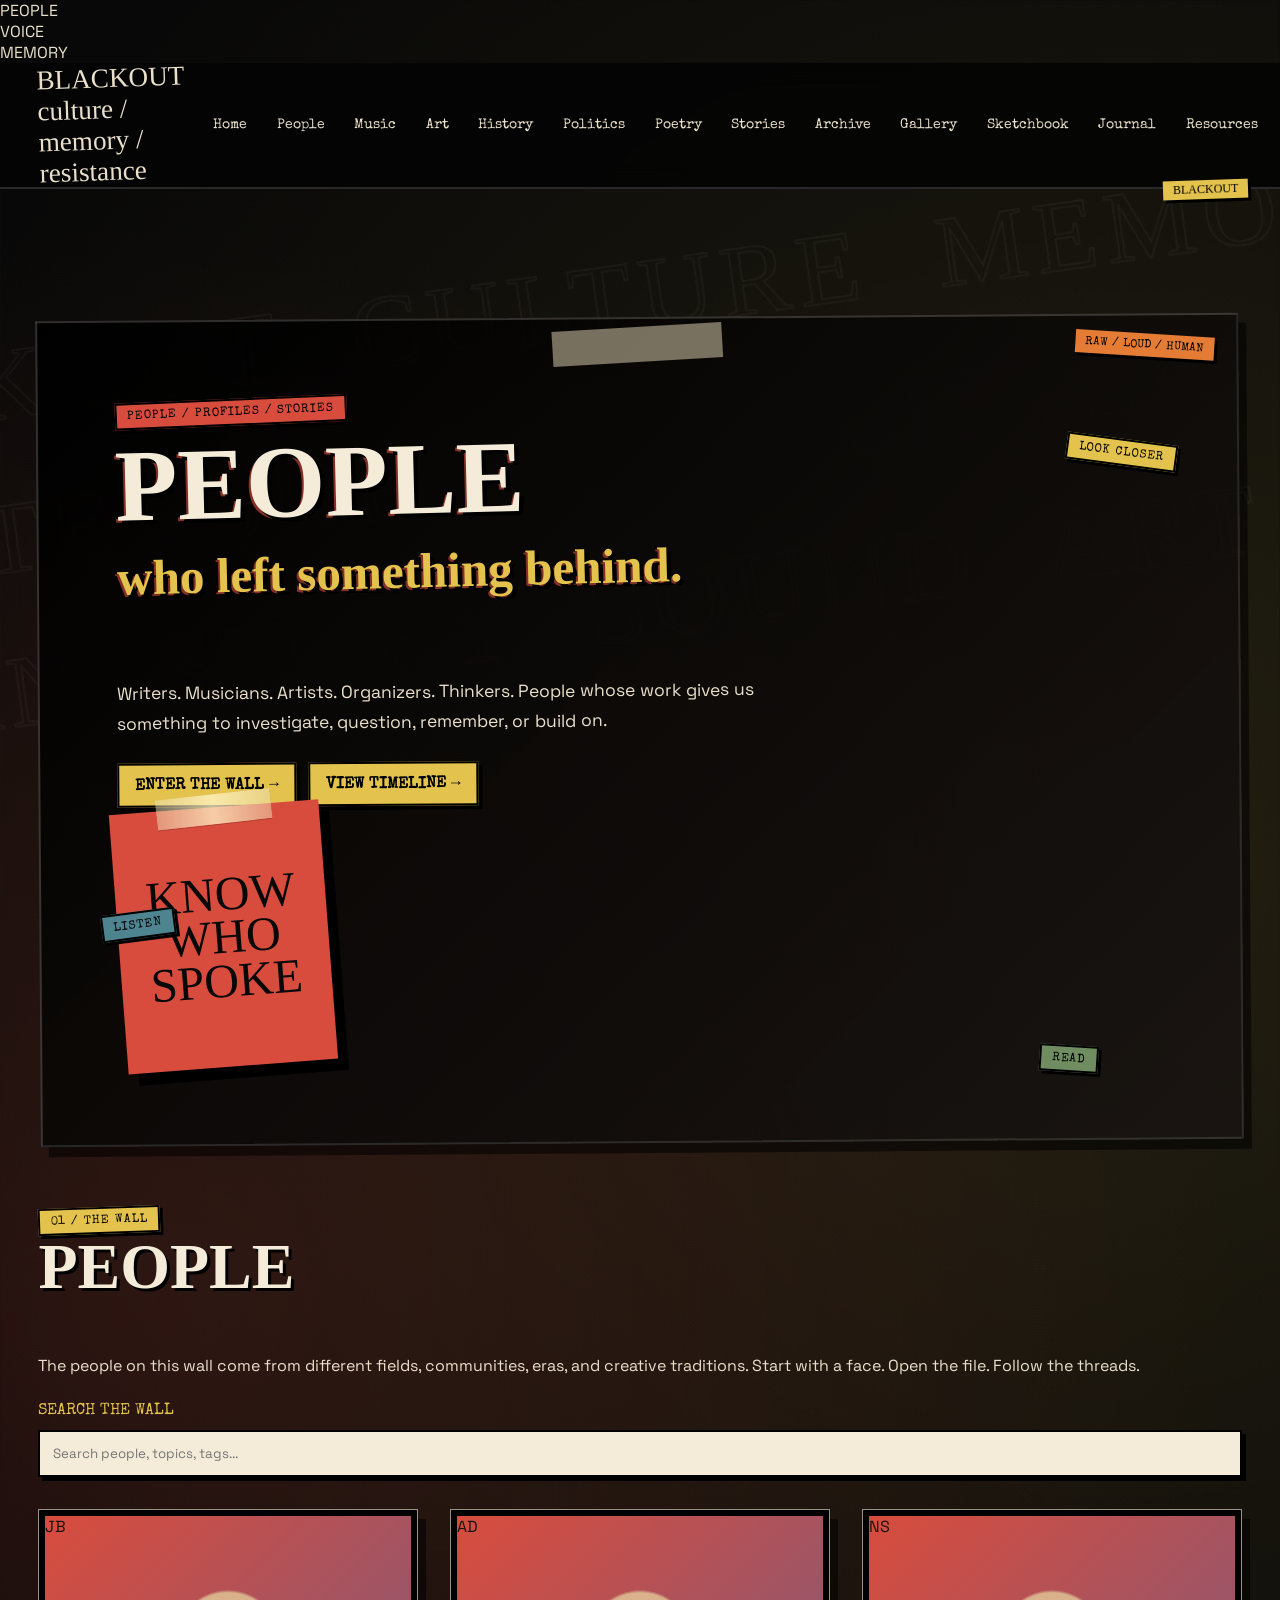
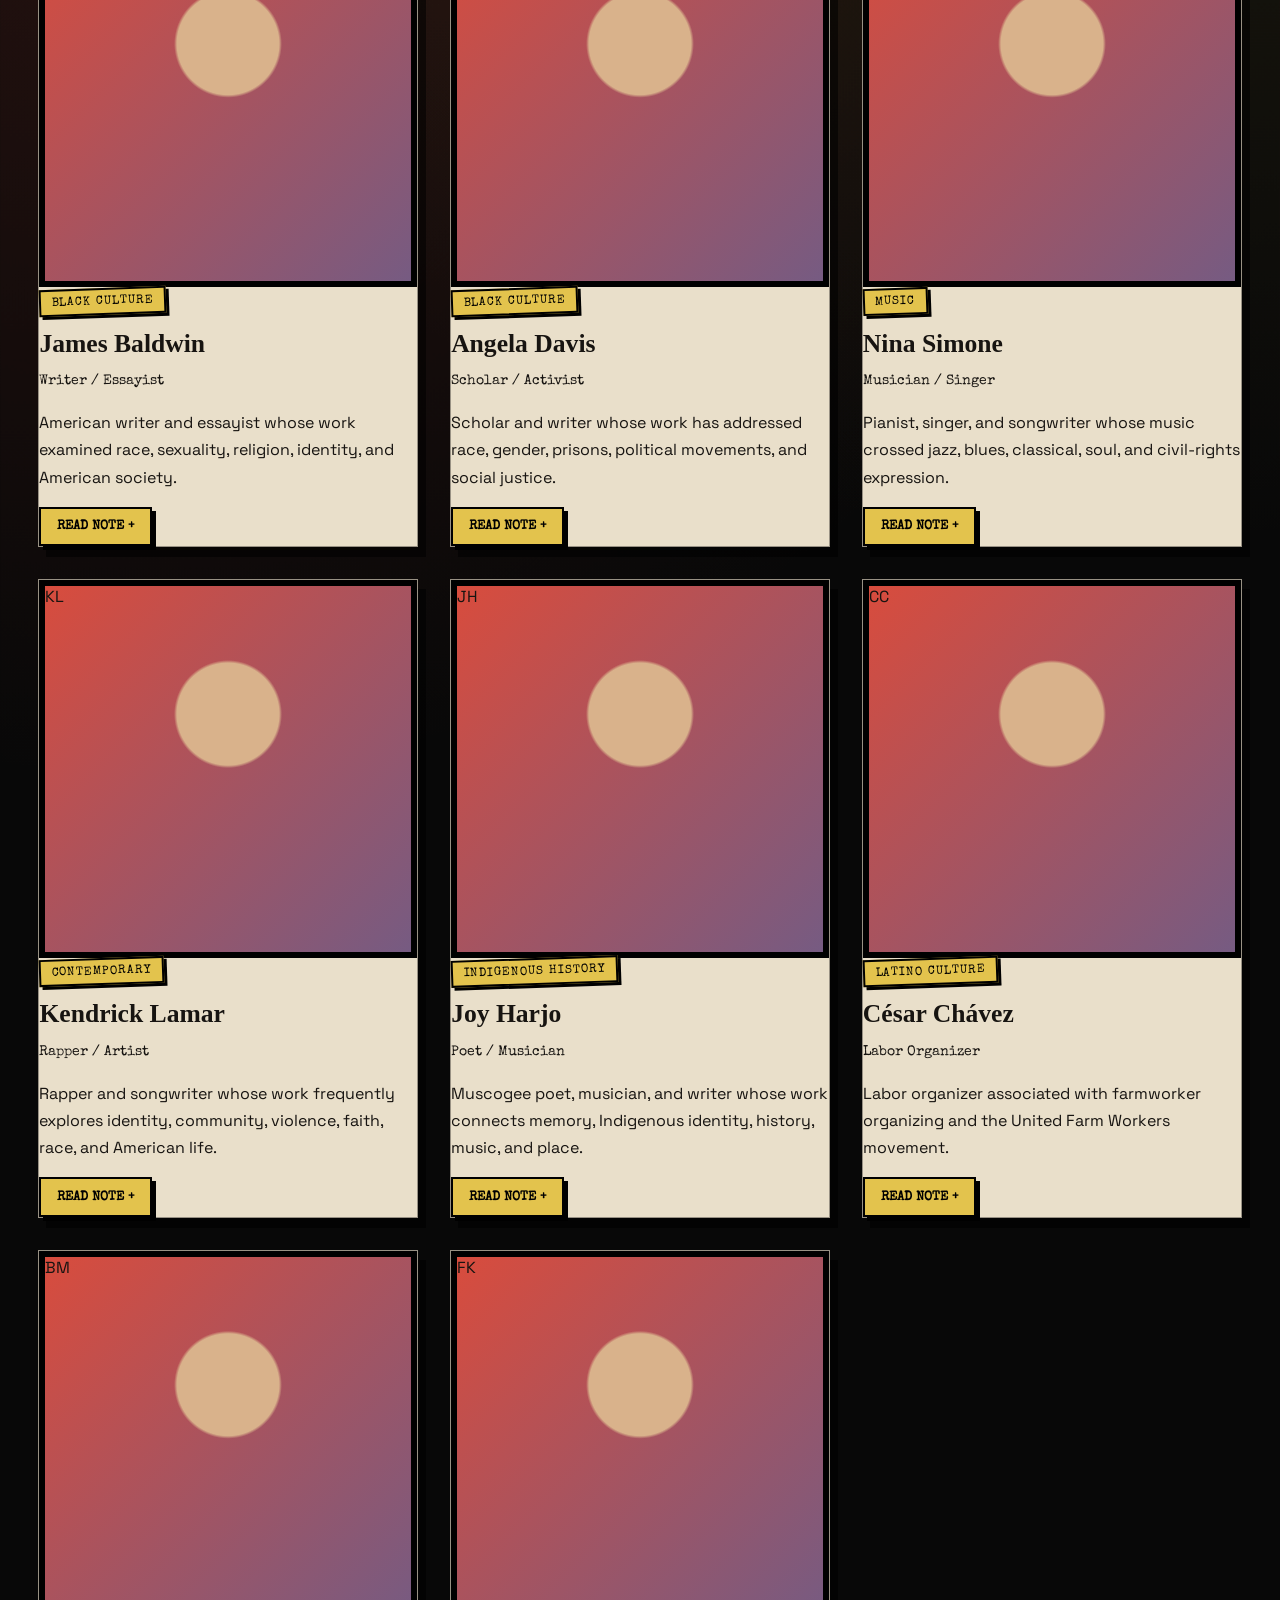
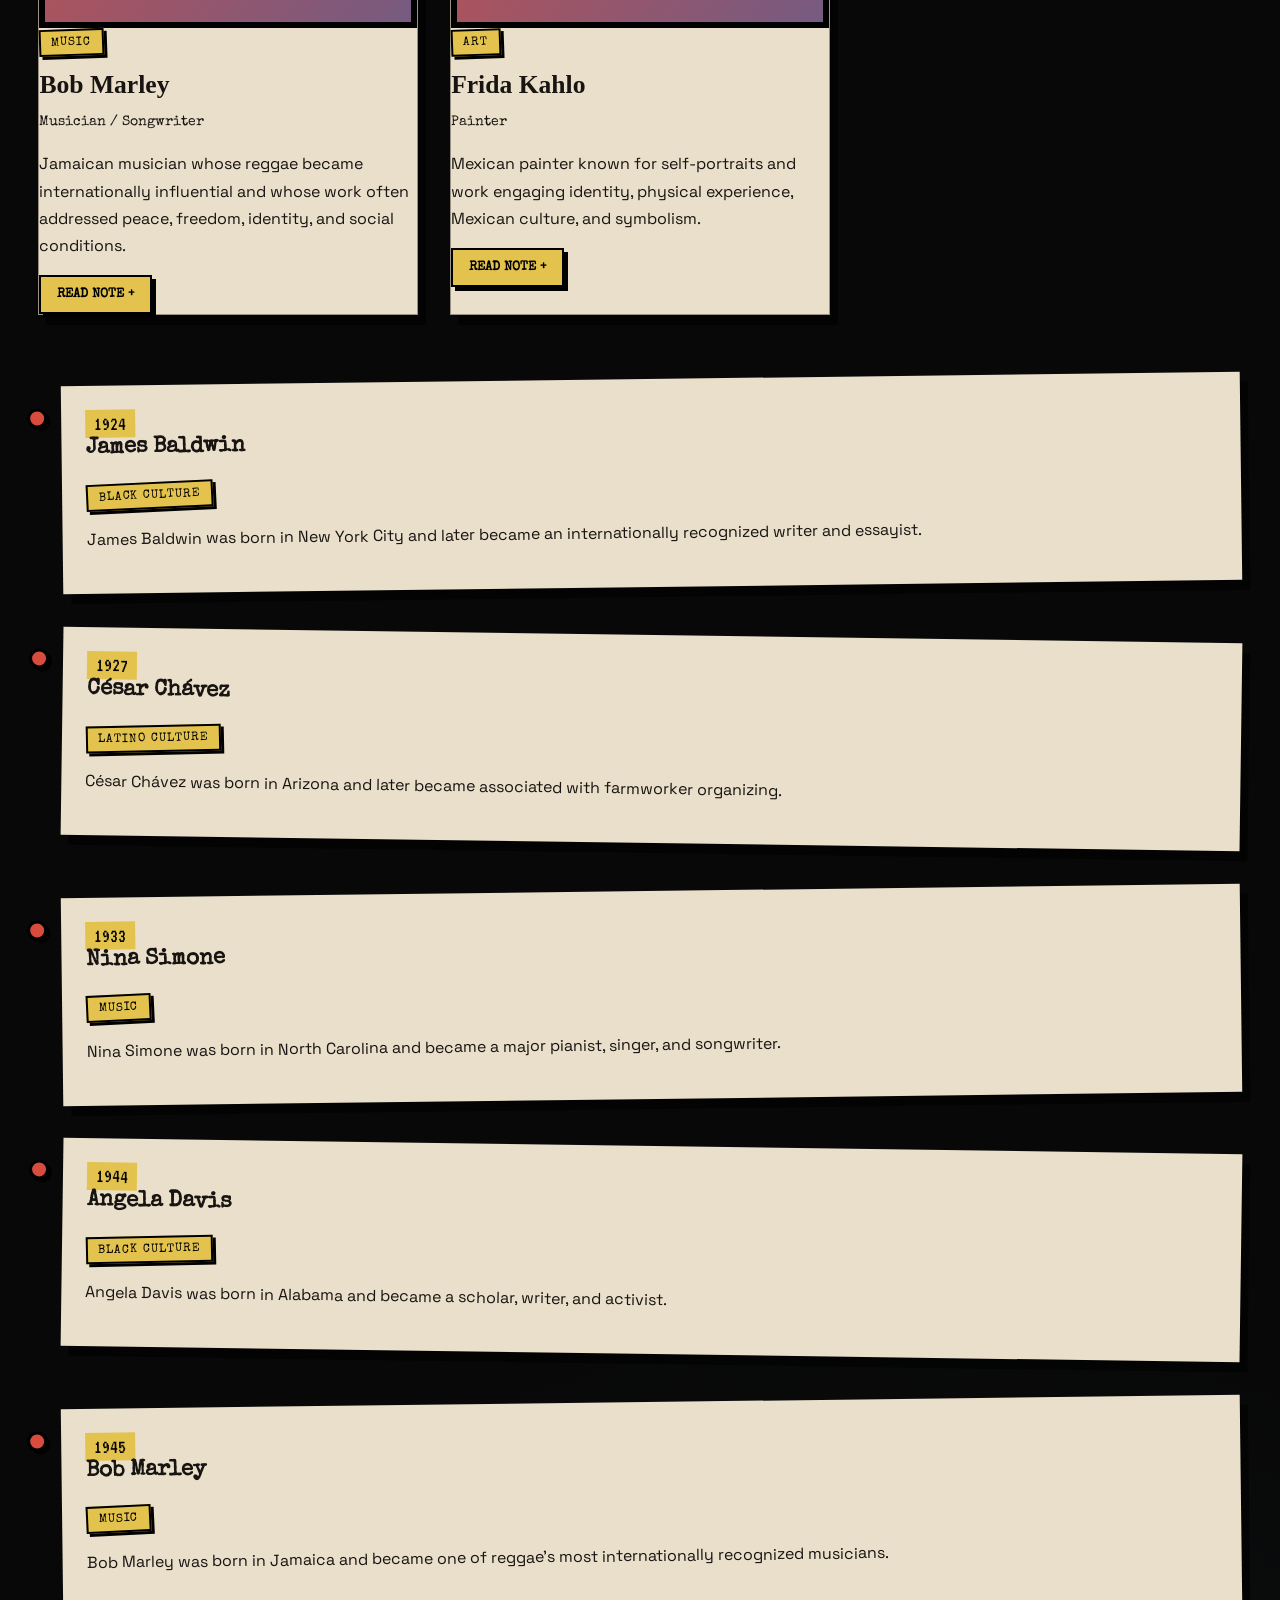
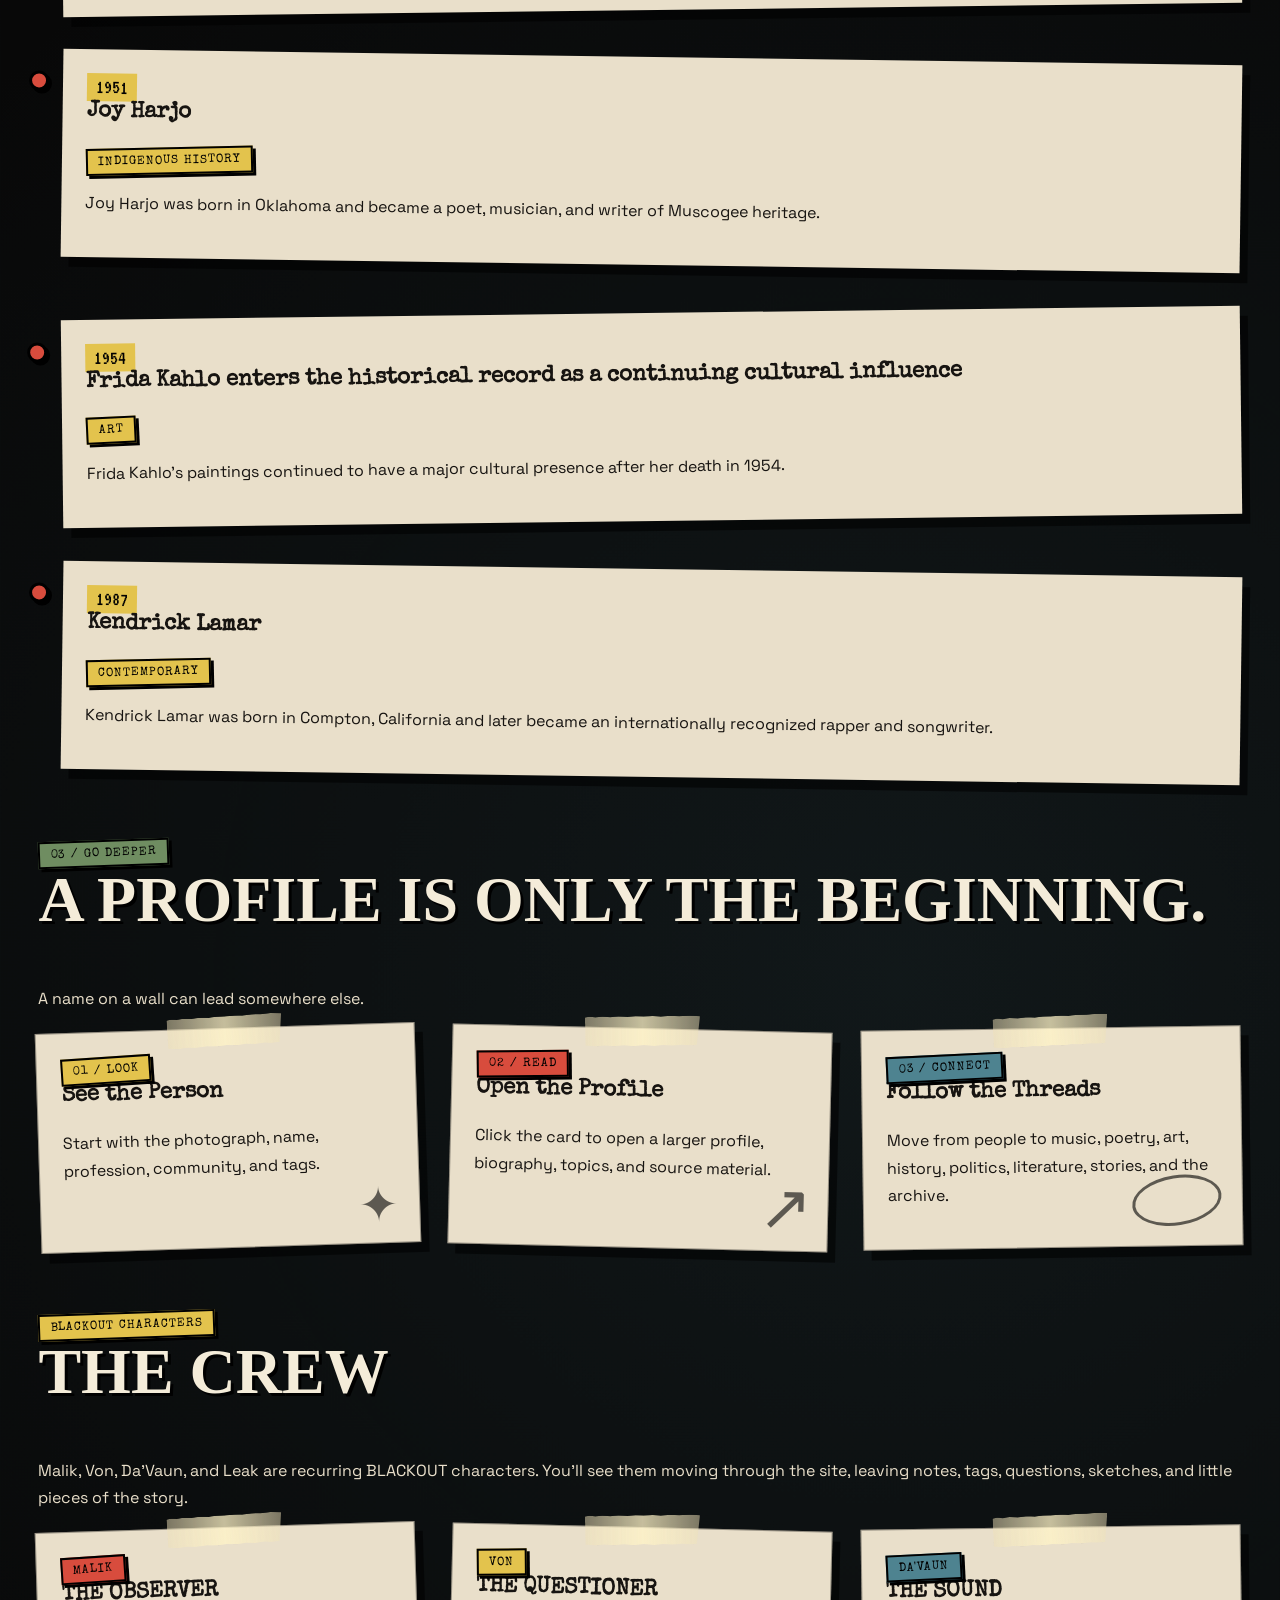
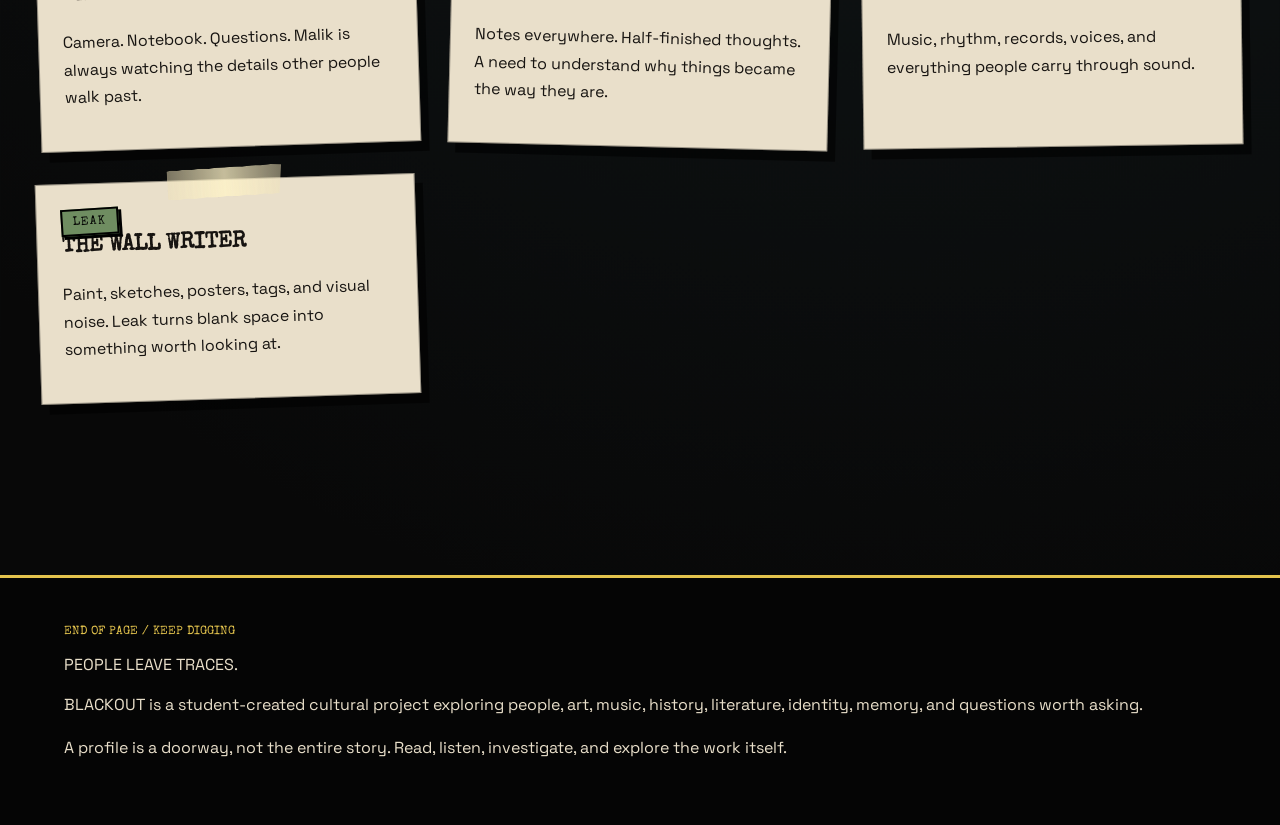
<file: people.html>
<!DOCTYPE html>
<html lang="en">
<head>
    <meta charset="UTF-8">
    <meta name="viewport" content="width=device-width, initial-scale=1.0">

    <title>BLACKOUT — People</title>

    <link rel="stylesheet" href="style.css">
</head>

<body data-page="people">

    <!-- =====================================================
         BACKGROUND WALL
         ===================================================== -->

    <div class="wall-spray one" aria-hidden="true">PEOPLE</div>
    <div class="wall-spray two" aria-hidden="true">VOICE</div>
    <div class="wall-spray three" aria-hidden="true">MEMORY</div>

    <!-- =====================================================
         HEADER
         ===================================================== -->

    <header class="site-header">

        <div class="navbar">

            <a href="index.html" class="logo" aria-label="BLACKOUT Home">

                <span class="logo-main">
                    BLACKOUT
                </span>

                <span class="logo-sub">
                    culture / memory / resistance
                </span>

            </a>

            <button
                class="nav-toggle"
                type="button"
                aria-label="Open navigation"
                aria-expanded="false">
                MENU
            </button>

            <nav class="main-nav nav-links" aria-label="Main navigation">

                <a class="nav-link" href="index.html">Home</a>

                <a class="nav-link" href="people.html">People</a>

                <a class="nav-link" href="music.html">Music</a>

                <a class="nav-link" href="art.html">Art</a>

                <a class="nav-link" href="history.html">History</a>

                <a class="nav-link" href="politics.html">Politics</a>

                <a class="nav-link" href="poetry.html">Poetry</a>

                <a class="nav-link" href="stories.html">Stories</a>

                <a class="nav-link" href="archive.html">Archive</a>

                <a class="nav-link" href="gallery.html">Gallery</a>

                <a class="nav-link" href="sketchbook.html">Sketchbook</a>

                <a class="nav-link" href="journal.html">Journal</a>

                <a class="nav-link" href="resources.html">Resources</a>

                <a class="nav-link" href="about.html">About</a>

            </nav>

        </div>

    </header>


    <!-- =====================================================
         MAIN
         ===================================================== -->

    <main class="page">

        <!-- HERO -->

        <section class="hero page-hero">

            <div class="hero-copy-area">

                <span class="stamp red">
                    PEOPLE / PROFILES / STORIES
                </span>

                <h1 class="page-title">

                    PEOPLE

                    <span style="
                        display:block;
                        font-size:.48em;
                        margin-top:1rem;
                        color:var(--yellow);
                    ">
                        who left something behind.
                    </span>

                </h1>

                <p style="
                    max-width:700px;
                    font-size:1.1rem;
                ">

                    Writers. Musicians. Artists. Organizers.
                    Thinkers. People whose work gives us
                    something to investigate, question,
                    remember, or build on.

                </p>

                <div style="
                    display:flex;
                    flex-wrap:wrap;
                    gap:.7rem;
                    margin-top:1.5rem;
                ">

                    <a
                        href="#people-wall"
                        class="button">
                        ENTER THE WALL →
                    </a>

                    <a
                        href="#people-timeline"
                        class="button">
                        VIEW TIMELINE →
                    </a>

                </div>

            </div>

            <div class="hero-art">

                <div
                    class="poster tape"
                    style="
                        width:210px;
                        min-height:260px;
                        padding:2rem;
                        background:#d84c3d;
                        color:#080808;
                        display:flex;
                        align-items:center;
                        justify-content:center;
                        transform:rotate(-4deg);
                        box-shadow:10px 12px 0 #000;
                    ">

                    <div style="
                        font-family:var(--marker);
                        font-size:3rem;
                        line-height:.9;
                        text-align:center;
                    ">

                        KNOW<br>
                        WHO<br>
                        SPOKE

                    </div>

                </div>

                <span class="stamp" style="
                    position:absolute;
                    top:15%;
                    right:5%;
                    transform:rotate(8deg);
                ">
                    LOOK CLOSER
                </span>

                <span class="stamp blue" style="
                    position:absolute;
                    bottom:25%;
                    left:5%;
                    transform:rotate(-7deg);
                ">
                    LISTEN
                </span>

                <span class="stamp green" style="
                    position:absolute;
                    bottom:8%;
                    right:12%;
                    transform:rotate(4deg);
                ">
                    READ
                </span>

            </div>

        </section>


        <!-- =================================================
             PEOPLE WALL
             ================================================= -->

        <section
            id="people-wall"
            class="section">

            <div class="section-heading">

                <span class="stamp">
                    01 / THE WALL
                </span>

                <h2>
                    PEOPLE
                </h2>

                <p>
                    The people on this wall come from different
                    fields, communities, eras, and creative traditions.
                    Start with a face. Open the file. Follow the threads.
                </p>

            </div>


            <!-- SEARCH -->

            <div class="toolbar">

                <label
                    for="peopleSearch"
                    style="
                        width:100%;
                        font-family:var(--typewriter);
                        color:var(--yellow);
                    ">
                    SEARCH THE WALL
                </label>

                <input
                    id="peopleSearch"
                    data-search-input
                    data-search-target="#people-grid"
                    class="search-box"
                    type="search"
                    placeholder="Search people, topics, tags..."
                    autocomplete="off">

            </div>


            <!-- PEOPLE -->

            <div
                id="people-grid"
                class="people-grid">

                <!--
                    script.js populates this wall.

                    The cards are intentionally generated on page load
                    so their faces/visuals are visible BEFORE clicking.
                -->

            </div>

        </section>


        <!-- =================================================
             TIMELINE
             ================================================= -->

        <section
            id="people-timeline"
            class="section">

            <div class="section-heading">

                <span class="stamp blue">
                    02 / TIMELINE
                </span>

                <h2>
                    PEOPLE IN TIME
                </h2>

                <p>
                    The timeline gives the profiles historical context.
                    Each entry stays visible on the wall instead of
                    hiding all of its information behind a click.
                </p>

            </div>


            <div class="toolbar">

                <label
                    for="timelineFilter"
                    style="
                        font-family:var(--typewriter);
                        color:var(--yellow);
                    ">
                    FILTER THE WALL
                </label>

                <select
                    id="timelineFilter"
                    class="select-box"
                    style="max-width:360px;">

                    <option value="all">
                        EVERYTHING
                    </option>

                    <option value="Black culture">
                        BLACK CULTURE
                    </option>

                    <option value="Latino culture">
                        LATINO CULTURE
                    </option>

                    <option value="Indigenous history">
                        INDIGENOUS HISTORY
                    </option>

                    <option value="Art">
                        ART
                    </option>

                    <option value="Music">
                        MUSIC
                    </option>

                    <option value="Culture">
                        CULTURE
                    </option>

                    <option value="Contemporary">
                        CONTEMPORARY
                    </option>

                </select>

            </div>


            <div class="timeline">

                <!-- script.js renders the actual entries here -->

            </div>

        </section>


        <!-- =================================================
             GO DEEPER
             ================================================= -->

        <section class="section">

            <div class="section-heading">

                <span class="stamp green">
                    03 / GO DEEPER
                </span>

                <h2>
                    A PROFILE IS ONLY THE BEGINNING.
                </h2>

                <p>
                    A name on a wall can lead somewhere else.
                </p>

            </div>


            <div class="card-grid">

                <article class="card tape">

                    <div class="stamp">
                        01 / LOOK
                    </div>

                    <h3>
                        See the Person
                    </h3>

                    <p>
                        Start with the photograph, name,
                        profession, community, and tags.
                    </p>

                    <span class="scribble star"
                          aria-hidden="true"
                          style="right:20px;bottom:10px;">
                    </span>

                </article>


                <article class="card tape">

                    <div class="stamp red">
                        02 / READ
                    </div>

                    <h3>
                        Open the Profile
                    </h3>

                    <p>
                        Click the card to open a larger profile,
                        biography, topics, and source material.
                    </p>

                    <span class="scribble arrow"
                          aria-hidden="true"
                          style="right:15px;bottom:5px;">
                    </span>

                </article>


                <article class="card tape">

                    <div class="stamp blue">
                        03 / CONNECT
                    </div>

                    <h3>
                        Follow the Threads
                    </h3>

                    <p>
                        Move from people to music, poetry,
                        art, history, politics, literature,
                        stories, and the archive.
                    </p>

                    <span class="scribble circle"
                          aria-hidden="true"
                          style="right:20px;bottom:20px;">
                    </span>

                </article>

            </div>

        </section>


        <!-- =================================================
             CHARACTER CORNER
             ================================================= -->

        <section class="section">

            <div class="section-heading">

                <span class="stamp yellow">
                    BLACKOUT CHARACTERS
                </span>

                <h2>
                    THE CREW
                </h2>

                <p>
                    Malik, Von, Da'Vaun, and Leak are recurring
                    BLACKOUT characters. You'll see them moving
                    through the site, leaving notes, tags, questions,
                    sketches, and little pieces of the story.
                </p>

            </div>


            <div class="card-grid">

                <article class="card tape">

                    <div class="stamp red">
                        MALIK
                    </div>

                    <h3>
                        THE OBSERVER
                    </h3>

                    <p>
                        Camera. Notebook. Questions.
                        Malik is always watching the details
                        other people walk past.
                    </p>

                </article>


                <article class="card tape">

                    <div class="stamp">
                        VON
                    </div>

                    <h3>
                        THE QUESTIONER
                    </h3>

                    <p>
                        Notes everywhere. Half-finished thoughts.
                        A need to understand why things became
                        the way they are.
                    </p>

                </article>


                <article class="card tape">

                    <div class="stamp blue">
                        DA'VAUN
                    </div>

                    <h3>
                        THE SOUND
                    </h3>

                    <p>
                        Music, rhythm, records, voices, and
                        everything people carry through sound.
                    </p>

                </article>


                <article class="card tape">

                    <div class="stamp green">
                        LEAK
                    </div>

                    <h3>
                        THE WALL WRITER
                    </h3>

                    <p>
                        Paint, sketches, posters, tags, and
                        visual noise. Leak turns blank space
                        into something worth looking at.
                    </p>

                </article>

            </div>

        </section>

    </main>


    <!-- =====================================================
         FOOTER
         ===================================================== -->

    <footer class="site-footer">

        <div class="footer-graffiti">
            PEOPLE LEAVE TRACES.
        </div>

        <div class="footer-grid">

            <p>
                BLACKOUT is a student-created cultural project
                exploring people, art, music, history, literature,
                identity, memory, and questions worth asking.
            </p>

            <p>
                A profile is a doorway, not the entire story.
                Read, listen, investigate, and explore the work itself.
            </p>

        </div>

    </footer>


    <!-- =====================================================
         PAGE-SPECIFIC TIMELINE FILTER
         ===================================================== -->

    <script src="script.js"></script>

    <script>
        document.addEventListener("DOMContentLoaded", () => {

            const filter = document.getElementById("timelineFilter");
            const timeline = document.querySelector(".timeline");

            if (!filter || !timeline) return;

            filter.addEventListener("change", () => {

                const value = filter.value;

                if (typeof renderTimeline !== "function") return;

                renderTimeline(
                    timeline,
                    value === "all" ? "all" : value
                );

            });

        });
    </script>

</body>
</html>
</file>
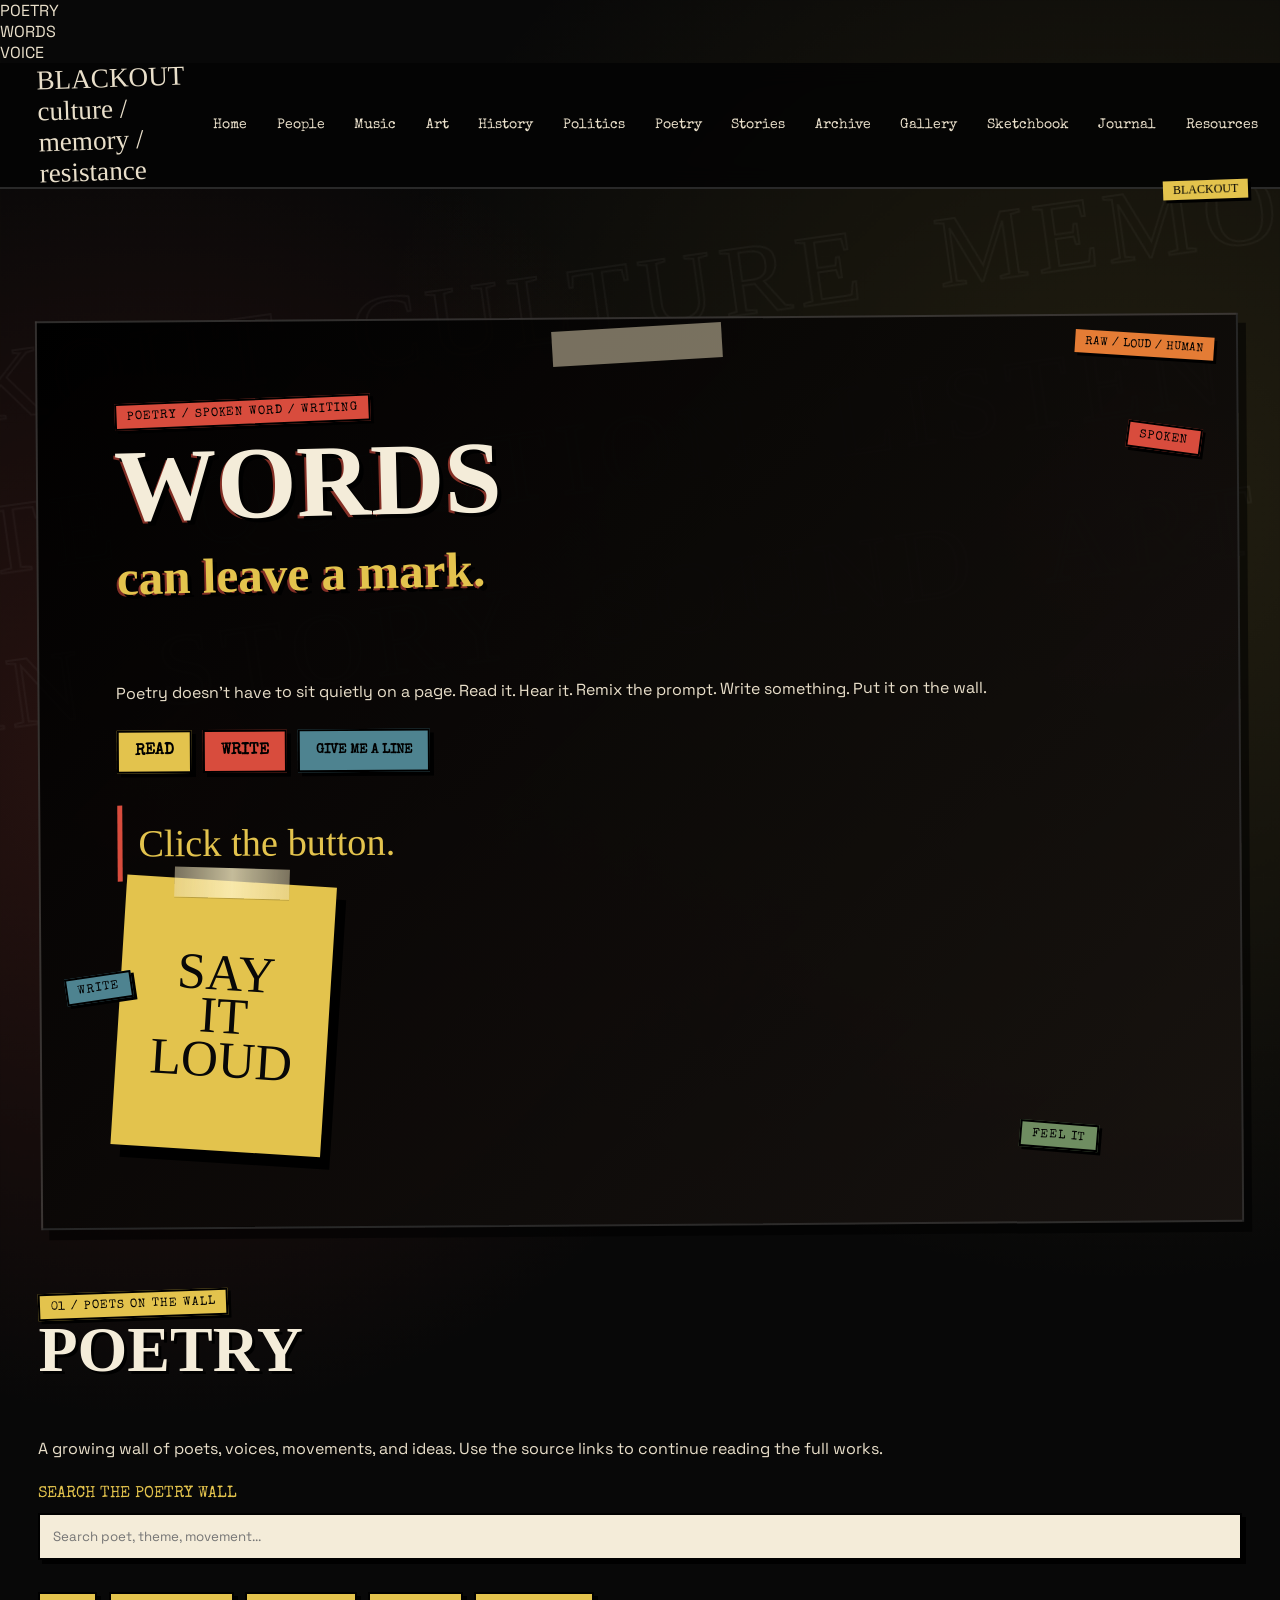
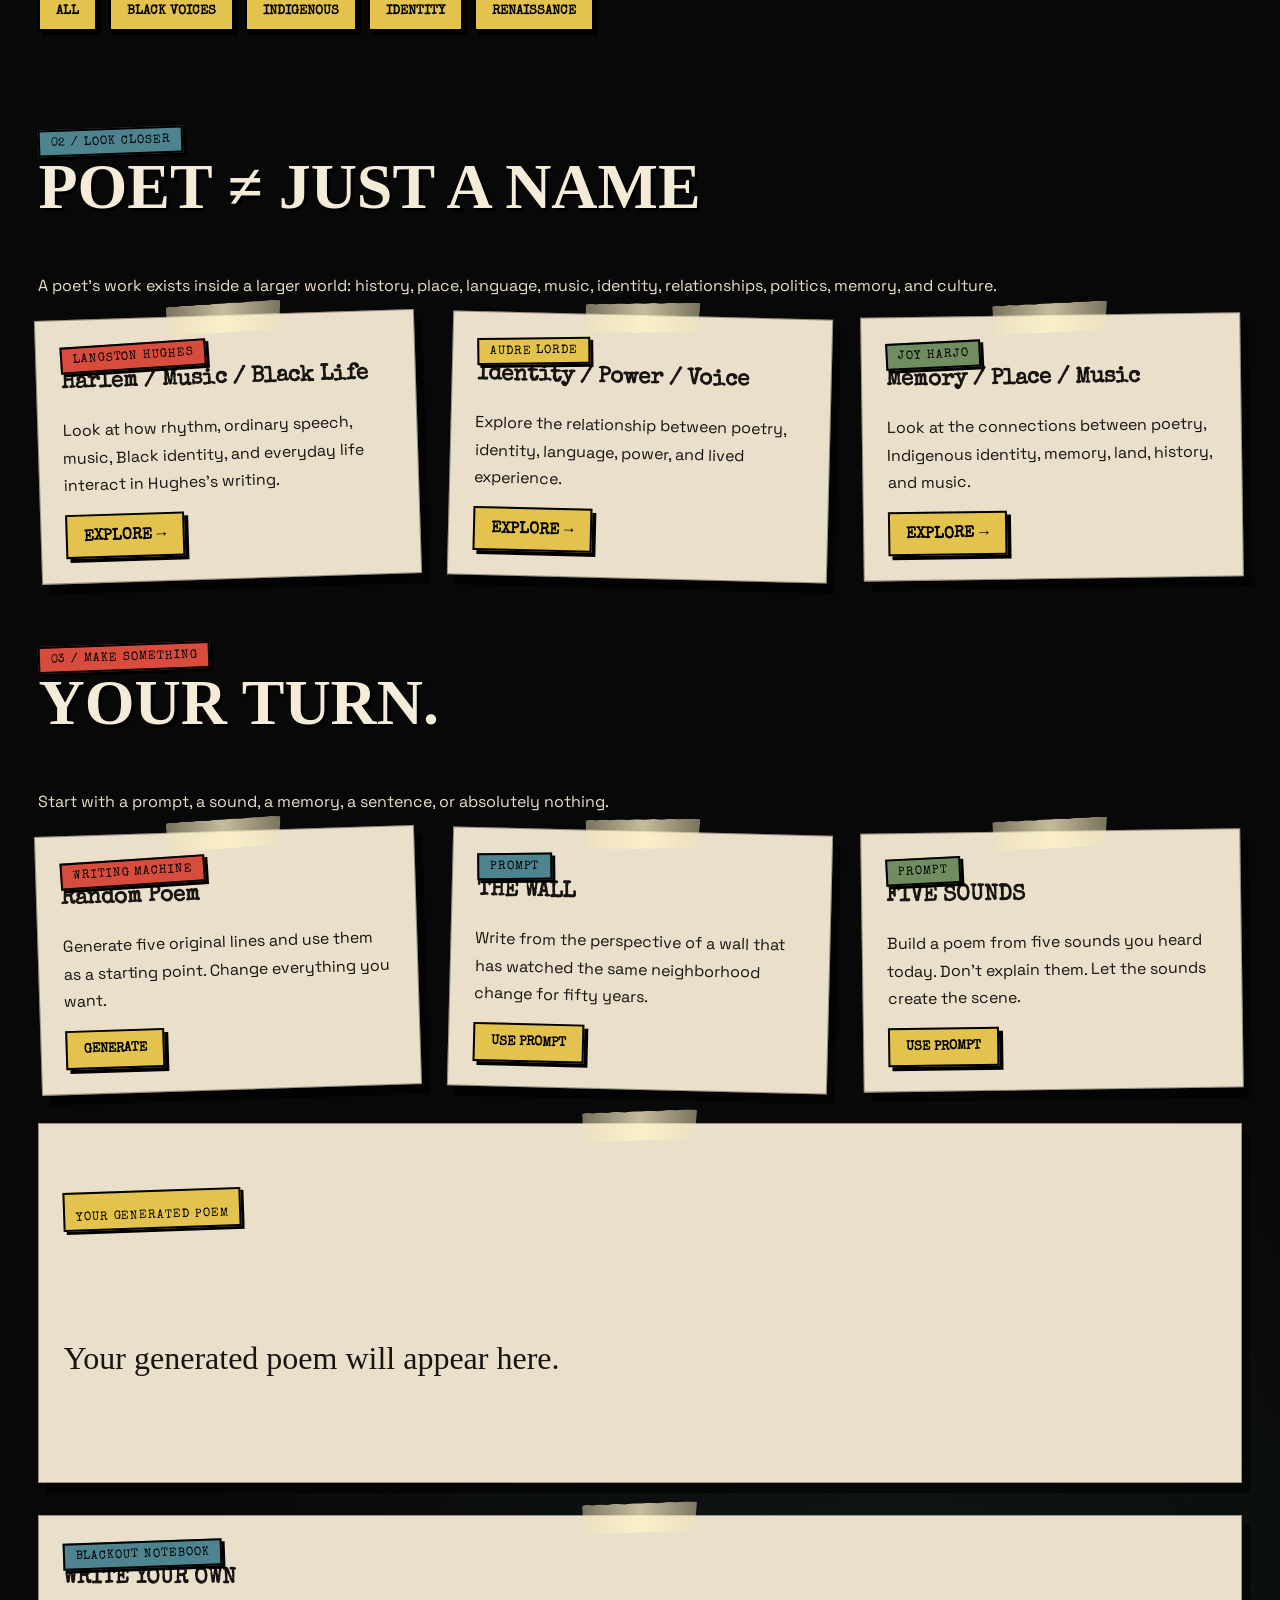
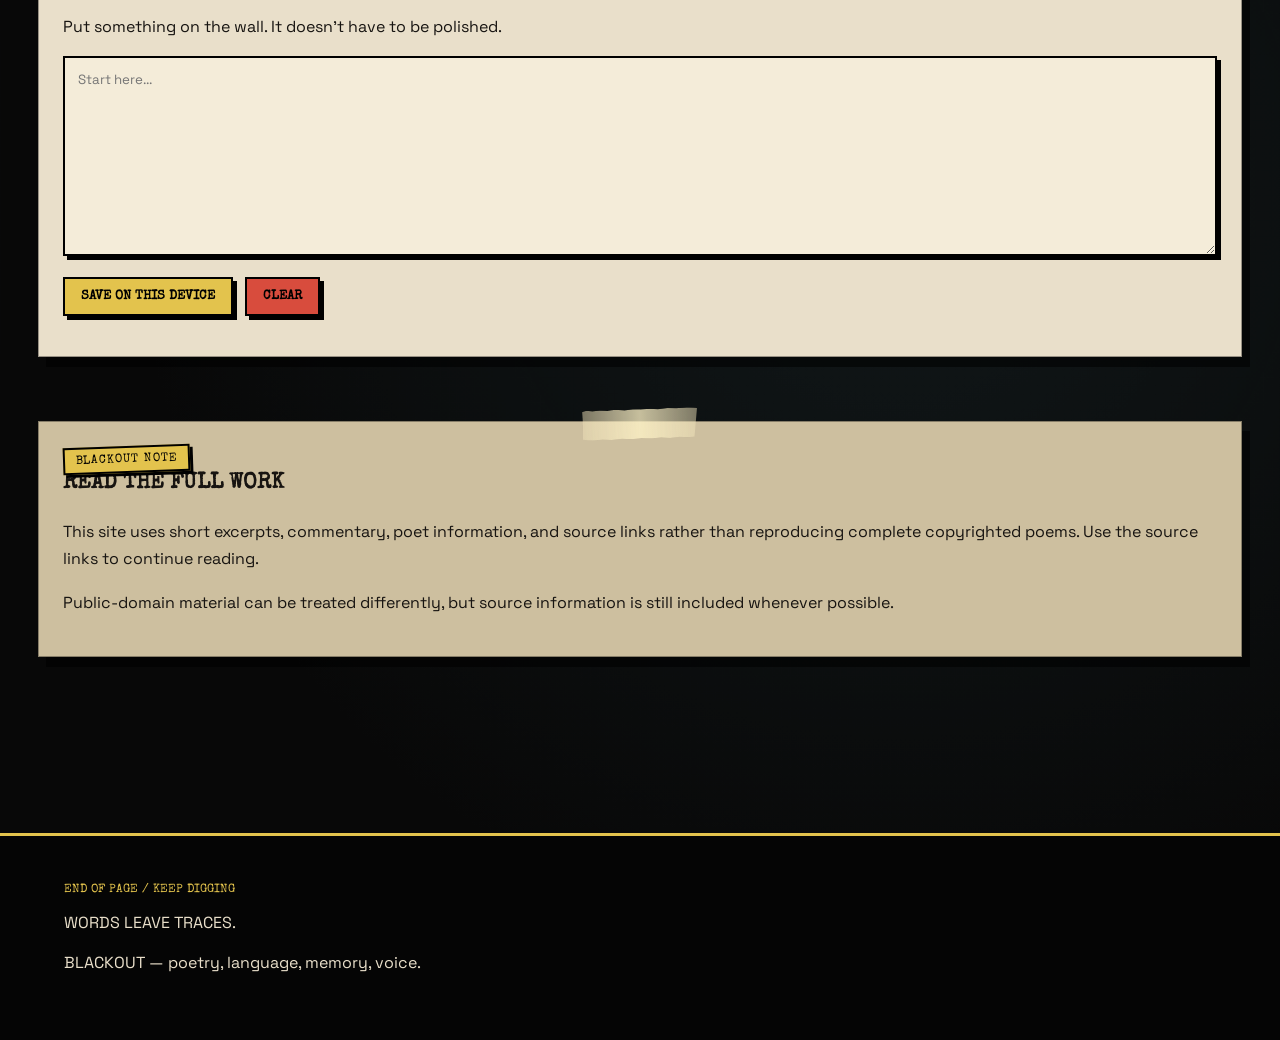
<file: poetry.html>
<!DOCTYPE html>
<html lang="en">
<head>

    <meta charset="UTF-8">

    <meta
        name="viewport"
        content="width=device-width, initial-scale=1.0">

    <title>BLACKOUT — Poetry</title>

    <link rel="stylesheet" href="style.css">

</head>


<body data-page="poetry">

    <!-- =====================================================
         BACKGROUND WALL
         ===================================================== -->

    <div class="wall-spray one" aria-hidden="true">
        POETRY
    </div>

    <div class="wall-spray two" aria-hidden="true">
        WORDS
    </div>

    <div class="wall-spray three" aria-hidden="true">
        VOICE
    </div>


    <!-- =====================================================
         HEADER
         ===================================================== -->

    <header class="site-header">

        <div class="navbar">

            <a
                href="index.html"
                class="logo"
                aria-label="BLACKOUT Home">

                <span class="logo-main">
                    BLACKOUT
                </span>

                <span class="logo-sub">
                    culture / memory / resistance
                </span>

            </a>


            <button
                class="nav-toggle"
                type="button"
                aria-label="Open navigation"
                aria-expanded="false">
                MENU
            </button>


            <nav
                class="main-nav nav-links"
                aria-label="Main navigation">

                <a class="nav-link" href="index.html">
                    Home
                </a>

                <a class="nav-link" href="people.html">
                    People
                </a>

                <a class="nav-link" href="music.html">
                    Music
                </a>

                <a class="nav-link" href="art.html">
                    Art
                </a>

                <a class="nav-link" href="history.html">
                    History
                </a>

                <a class="nav-link" href="politics.html">
                    Politics
                </a>

                <a class="nav-link" href="poetry.html">
                    Poetry
                </a>

                <a class="nav-link" href="stories.html">
                    Stories
                </a>

                <a class="nav-link" href="archive.html">
                    Archive
                </a>

                <a class="nav-link" href="gallery.html">
                    Gallery
                </a>

                <a class="nav-link" href="sketchbook.html">
                    Sketchbook
                </a>

                <a class="nav-link" href="journal.html">
                    Journal
                </a>

                <a class="nav-link" href="resources.html">
                    Resources
                </a>

                <a class="nav-link" href="about.html">
                    About
                </a>

            </nav>

        </div>

    </header>


    <!-- =====================================================
         MAIN
         ===================================================== -->

    <main class="page">


        <!-- =================================================
             HERO
             ================================================= -->

        <section class="hero page-hero">

            <div>

                <span class="stamp red">
                    POETRY / SPOKEN WORD / WRITING
                </span>


                <h1 class="page-title">

                    WORDS

                    <span style="
                        display:block;
                        font-size:.48em;
                        margin-top:1rem;
                        color:var(--yellow);
                    ">
                        can leave a mark.
                    </span>

                </h1>


                <p class="hero-copy">

                    Poetry doesn't have to sit quietly on a page.
                    Read it. Hear it. Remix the prompt.
                    Write something. Put it on the wall.

                </p>


                <div
                    class="hero-buttons"
                    style="
                        display:flex;
                        flex-wrap:wrap;
                        gap:.7rem;
                        margin-top:1.5rem;
                    ">

                    <a
                        href="#poetryWall"
                        class="button">
                        READ
                    </a>

                    <a
                        href="#write"
                        class="button"
                        style="background:var(--red);">
                        WRITE
                    </a>

                    <button
                        id="randomText"
                        class="button"
                        style="background:var(--blue);">
                        GIVE ME A LINE
                    </button>

                </div>


                <div
                    id="randomOutput"
                    style="
                        margin-top:2rem;
                        max-width:750px;
                        min-height:70px;
                        padding:1rem;
                        font-family:var(--marker);
                        font-size:clamp(1.5rem,4vw,2.4rem);
                        color:var(--yellow);
                        border-left:5px solid var(--red);
                    ">

                    Click the button.

                </div>

            </div>


            <!-- HERO ART -->

            <div class="hero-art">

                <div
                    class="poster tape"
                    style="
                        width:210px;
                        min-height:270px;
                        padding:2rem;
                        background:var(--yellow);
                        color:#080808;
                        display:flex;
                        align-items:center;
                        justify-content:center;
                        transform:rotate(4deg);
                        box-shadow:10px 12px 0 #000;
                    ">

                    <div style="
                        font-family:var(--marker);
                        font-size:3.2rem;
                        line-height:.85;
                        text-align:center;
                    ">

                        SAY<br>
                        IT<br>
                        LOUD

                    </div>

                </div>


                <span
                    class="stamp red"
                    style="
                        position:absolute;
                        top:12%;
                        right:3%;
                        transform:rotate(8deg);
                    ">

                    SPOKEN

                </span>


                <span
                    class="stamp blue"
                    style="
                        position:absolute;
                        bottom:25%;
                        left:2%;
                        transform:rotate(-8deg);
                    ">

                    WRITE

                </span>


                <span
                    class="stamp green"
                    style="
                        position:absolute;
                        bottom:8%;
                        right:12%;
                        transform:rotate(5deg);
                    ">

                    FEEL IT

                </span>

            </div>

        </section>


        <!-- =================================================
             POETS ON THE WALL
             ================================================= -->

        <section
            id="poetryWall"
            class="section">

            <div class="section-heading">

                <span class="stamp">
                    01 / POETS ON THE WALL
                </span>

                <h2>
                    POETRY
                </h2>

                <p>
                    A growing wall of poets, voices, movements,
                    and ideas. Use the source links to continue
                    reading the full works.
                </p>

            </div>


            <!-- SEARCH -->

            <div class="toolbar">

                <label
                    for="poemSearch"
                    style="
                        width:100%;
                        font-family:var(--typewriter);
                        color:var(--yellow);
                    ">

                    SEARCH THE POETRY WALL

                </label>


                <input
                    id="poemSearch"
                    data-search-input
                    data-search-target="#poetry-grid"
                    class="search-box"
                    type="search"
                    placeholder="Search poet, theme, movement..."
                    autocomplete="off">

            </div>


            <!-- FILTER BUTTONS -->

            <div
                class="filter-bar"
                aria-label="Poetry filters">

                <button
                    type="button"
                    class="poetry-filter active"
                    data-poetry-filter="all">
                    ALL
                </button>

                <button
                    type="button"
                    class="poetry-filter"
                    data-poetry-filter="Black">
                    BLACK VOICES
                </button>

                <button
                    type="button"
                    class="poetry-filter"
                    data-poetry-filter="Indigenous">
                    INDIGENOUS
                </button>

                <button
                    type="button"
                    class="poetry-filter"
                    data-poetry-filter="Identity">
                    IDENTITY
                </button>

                <button
                    type="button"
                    class="poetry-filter"
                    data-poetry-filter="Renaissance">
                    RENAISSANCE
                </button>

            </div>


            <!-- POETRY GRID -->

            <div
                id="poetry-grid"
                class="poetry-grid">

                <!--
                    script.js populates this wall.
                -->

            </div>

        </section>


        <!-- =================================================
             POET SPOTLIGHT
             ================================================= -->

        <section class="section">

            <div class="section-heading">

                <span class="stamp blue">
                    02 / LOOK CLOSER
                </span>

                <h2>
                    POET ≠ JUST A NAME
                </h2>

                <p>
                    A poet's work exists inside a larger world:
                    history, place, language, music, identity,
                    relationships, politics, memory, and culture.
                </p>

            </div>


            <div class="card-grid">

                <article class="card tape">

                    <div class="stamp red">
                        LANGSTON HUGHES
                    </div>

                    <h3>
                        Harlem / Music / Black Life
                    </h3>

                    <p>
                        Look at how rhythm, ordinary speech,
                        music, Black identity, and everyday life
                        interact in Hughes's writing.
                    </p>

                    <a
                        class="button"
                        href="https://www.poetryfoundation.org/poets/langston-hughes"
                        target="_blank"
                        rel="noopener">

                        EXPLORE →

                    </a>

                </article>


                <article class="card tape">

                    <div class="stamp">
                        AUDRE LORDE
                    </div>

                    <h3>
                        Identity / Power / Voice
                    </h3>

                    <p>
                        Explore the relationship between poetry,
                        identity, language, power, and lived experience.
                    </p>

                    <a
                        class="button"
                        href="https://www.poetryfoundation.org/poets/audre-lorde"
                        target="_blank"
                        rel="noopener">

                        EXPLORE →

                    </a>

                </article>


                <article class="card tape">

                    <div class="stamp green">
                        JOY HARJO
                    </div>

                    <h3>
                        Memory / Place / Music
                    </h3>

                    <p>
                        Look at the connections between poetry,
                        Indigenous identity, memory, land, history,
                        and music.
                    </p>

                    <a
                        class="button"
                        href="https://www.poetryfoundation.org/poets/joy-harjo"
                        target="_blank"
                        rel="noopener">

                        EXPLORE →

                    </a>

                </article>

            </div>

        </section>


        <!-- =================================================
             MAKE SOMETHING
             ================================================= -->

        <section
            id="write"
            class="section">

            <div class="section-heading">

                <span class="stamp red">
                    03 / MAKE SOMETHING
                </span>

                <h2>
                    YOUR TURN.
                </h2>

                <p>
                    Start with a prompt, a sound, a memory,
                    a sentence, or absolutely nothing.
                </p>

            </div>


            <div class="card-grid">


                <!-- RANDOM POEM -->

                <article class="card tape">

                    <div class="stamp red">
                        WRITING MACHINE
                    </div>

                    <h3>
                        Random Poem
                    </h3>

                    <p>
                        Generate five original lines and use
                        them as a starting point. Change everything
                        you want.
                    </p>

                    <button
                        id="generatePoem"
                        class="button">

                        GENERATE

                    </button>

                </article>


                <!-- PROMPT -->

                <article class="card tape">

                    <div class="stamp blue">
                        PROMPT
                    </div>

                    <h3>
                        THE WALL
                    </h3>

                    <p>
                        Write from the perspective of a wall
                        that has watched the same neighborhood
                        change for fifty years.
                    </p>

                    <button
                        type="button"
                        class="button prompt-button"
                        data-prompt="
                            Write as a wall that has watched
                            one neighborhood change for fifty years.
                        ">

                        USE PROMPT

                    </button>

                </article>


                <!-- PROMPT -->

                <article class="card tape">

                    <div class="stamp green">
                        PROMPT
                    </div>

                    <h3>
                        FIVE SOUNDS
                    </h3>

                    <p>
                        Build a poem from five sounds you heard
                        today. Don't explain them. Let the sounds
                        create the scene.
                    </p>

                    <button
                        type="button"
                        class="button prompt-button"
                        data-prompt="
                            Build a poem from five sounds you
                            heard today. Do not explain them.
                        ">

                        USE PROMPT

                    </button>

                </article>

            </div>


            <!-- GENERATED POEM -->

            <div
                id="generatedPoem"
                class="card tape"
                style="
                    margin-top:2rem;
                    min-height:220px;
                    white-space:pre-line;
                ">

                <div class="stamp">
                    YOUR GENERATED POEM
                </div>

                <p style="
                    font-family:var(--marker);
                    font-size:clamp(1.4rem,3vw,2rem);
                    line-height:1.6;
                ">
                    Your generated poem will appear here.
                </p>

            </div>


            <!-- WRITE YOUR OWN -->

            <div
                class="card tape"
                style="
                    margin-top:2rem;
                ">

                <div class="stamp blue">
                    BLACKOUT NOTEBOOK
                </div>

                <h3>
                    WRITE YOUR OWN
                </h3>

                <p>
                    Put something on the wall. It doesn't have
                    to be polished.
                </p>


                <textarea
                    id="ownPoem"
                    rows="10"
                    placeholder="Start here..."></textarea>


                <div
                    style="
                        display:flex;
                        flex-wrap:wrap;
                        gap:.7rem;
                        margin-top:1rem;
                    ">

                    <button
                        id="saveOwnPoem"
                        class="button">

                        SAVE ON THIS DEVICE

                    </button>

                    <button
                        id="clearOwnPoem"
                        class="button"
                        style="background:var(--red);">

                        CLEAR

                    </button>

                </div>


                <p
                    id="poemSaveStatus"
                    style="
                        font-family:var(--typewriter);
                        color:var(--green);
                    "
                    aria-live="polite">
                </p>

            </div>

        </section>


        <!-- =================================================
             POETRY NOTE
             ================================================= -->

        <section class="section">

            <div
                class="card tape"
                style="
                    background:var(--paper-dark);
                ">

                <div class="stamp">
                    BLACKOUT NOTE
                </div>

                <h3>
                    READ THE FULL WORK
                </h3>

                <p>
                    This site uses short excerpts, commentary,
                    poet information, and source links rather than
                    reproducing complete copyrighted poems.
                    Use the source links to continue reading.
                </p>

                <p>
                    Public-domain material can be treated differently,
                    but source information is still included whenever
                    possible.
                </p>

            </div>

        </section>

    </main>


    <!-- =====================================================
         FOOTER
         ===================================================== -->

    <footer class="site-footer">

        <div class="footer-graffiti">
            WORDS LEAVE TRACES.
        </div>

        <p>
            BLACKOUT — poetry, language, memory, voice.
        </p>

    </footer>


    <!-- =====================================================
         GLOBAL SCRIPT
         ===================================================== -->

    <script src="script.js"></script>


    <!-- =====================================================
         POETRY-SPECIFIC INTERACTIONS
         ===================================================== -->

    <script>

        document.addEventListener("DOMContentLoaded", () => {

            /*
             * -------------------------------------------------
             * RANDOM LINES
             * -------------------------------------------------
             */

            const randomButton =
                document.getElementById("randomText");

            const randomOutput =
                document.getElementById("randomOutput");


            const randomLines = [

                "the wall remembers what the city forgets.",

                "some stories survive because somebody kept writing.",

                "music is memory with a pulse.",

                "the page does not have to stay clean.",

                "every archive begins with somebody deciding to keep something.",

                "there is a history underneath the noise.",

                "write the thing you keep trying not to write.",

                "a voice can travel farther than a photograph.",

                "the street has its own handwriting.",

                "some words are meant to be heard."

            ];


            if (randomButton && randomOutput) {

                randomButton.addEventListener("click", () => {

                    const line =
                        randomLines[
                            Math.floor(
                                Math.random() *
                                randomLines.length
                            )
                        ];

                    randomOutput.textContent = line;

                    randomOutput.animate(
                        [
                            {
                                opacity: 0,
                                transform: "translateY(8px) rotate(-1deg)"
                            },
                            {
                                opacity: 1,
                                transform: "translateY(0) rotate(0)"
                            }
                        ],
                        {
                            duration: 350,
                            easing: "ease-out"
                        }
                    );

                });

            }


            /*
             * -------------------------------------------------
             * GENERATED POEM
             * -------------------------------------------------
             */

            const generateButton =
                document.getElementById("generatePoem");

            const generatedPoem =
                document.getElementById("generatedPoem");


            const poemStarts = [

                "Tonight the street",
                "A photograph remembers",
                "Somewhere behind the noise",
                "The notebook opens",
                "Under the city lights",
                "Nobody told the wall",
                "The old record spins",
                "A voice crosses the room",
                "I found a name",
                "The page stays open"

            ];


            const poemMiddles = [

                "holds a piece of yesterday",
                "keeps the shape of a conversation",
                "waits for someone to notice",
                "turns memory into movement",
                "carries the sound of footsteps",
                "keeps listening",
                "leaves fingerprints on everything",
                "refuses to disappear",
                "asks another question",
                "turns the silence sideways"

            ];


            const poemEnds = [

                "and nobody calls it history yet.",
                "until somebody writes it down.",
                "because remembering is an action.",
                "and the story keeps moving.",
                "while the city keeps breathing.",
                "before the morning arrives.",
                "like a song you almost remember.",
                "and leaves the door unlocked.",
                "for whoever comes next.",
                "without asking permission."

            ];


            function randomItem(array) {

                return array[
                    Math.floor(
                        Math.random() * array.length
                    )
                ];

            }


            if (generateButton && generatedPoem) {

                generateButton.addEventListener(
                    "click",
                    () => {

                        const poem = [

                            randomItem(poemStarts),

                            randomItem(poemMiddles),

                            randomItem(poemStarts),

                            randomItem(poemMiddles),

                            randomItem(poemEnds)

                        ].join("\n");


                        generatedPoem.innerHTML = `

                            <div class="stamp red">
                                GENERATED
                            </div>

                            <p style="
                                font-family:var(--marker);
                                font-size:clamp(1.4rem,3vw,2rem);
                                line-height:1.6;
                                white-space:pre-line;
                            ">${poem}</p>

                            <small style="
                                font-family:var(--typewriter);
                            ">
                                Remix it. Rewrite it. Throw it away.
                                Make something else.
                            </small>

                        `;

                    }
                );

            }


            /*
             * -------------------------------------------------
             * PROMPT BUTTONS
             * -------------------------------------------------
             */

            document.querySelectorAll(
                ".prompt-button"
            ).forEach(button => {

                button.addEventListener("click", () => {

                    const prompt =
                        button.dataset.prompt;

                    const textarea =
                        document.getElementById("ownPoem");

                    if (!textarea) return;

                    textarea.value =
                        prompt.trim() + "\n\n";

                    textarea.focus();

                    textarea.scrollIntoView({
                        behavior: "smooth",
                        block: "center"
                    });

                });

            });


            /*
             * -------------------------------------------------
             * SAVE PERSONAL POEM
             * -------------------------------------------------
             */

            const ownPoem =
                document.getElementById("ownPoem");

            const saveButton =
                document.getElementById("saveOwnPoem");

            const clearButton =
                document.getElementById("clearOwnPoem");

            const saveStatus =
                document.getElementById("poemSaveStatus");


            const savedPoem =
                localStorage.getItem(
                    "blackout-own-poem"
                );


            if (ownPoem && savedPoem) {

                ownPoem.value = savedPoem;

            }


            if (saveButton && ownPoem) {

                saveButton.addEventListener(
                    "click",
                    () => {

                        localStorage.setItem(
                            "blackout-own-poem",
                            ownPoem.value
                        );

                        if (saveStatus) {

                            saveStatus.textContent =
                                "Saved on this device.";

                        }

                    }
                );

            }


            if (clearButton && ownPoem) {

                clearButton.addEventListener(
                    "click",
                    () => {

                        ownPoem.value = "";

                        localStorage.removeItem(
                            "blackout-own-poem"
                        );

                        if (saveStatus) {

                            saveStatus.textContent =
                                "Cleared.";

                        }

                    }
                );

            }


            /*
             * -------------------------------------------------
             * POETRY FILTERS
             * -------------------------------------------------
             */

            const poetryFilters =
                document.querySelectorAll(
                    "[data-poetry-filter]"
                );

            const poetryGrid =
                document.getElementById(
                    "poetry-grid"
                );


            poetryFilters.forEach(filterButton => {

                filterButton.addEventListener(
                    "click",
                    () => {

                        poetryFilters.forEach(button => {
                            button.classList.remove("active");
                        });

                        filterButton.classList.add("active");

                        const filter =
                            filterButton.dataset.poetryFilter
                                .toLowerCase();

                        if (!poetryGrid) return;

                        poetryGrid
                            .querySelectorAll(
                                ".poem-card"
                            )
                            .forEach(card => {

                                if (filter === "all") {

                                    card.style.display = "";

                                    return;

                                }

                                const text =
                                    card.textContent
                                        .toLowerCase();

                                card.style.display =
                                    text.includes(filter)
                                        ? ""
                                        : "none";

                            });

                    }
                );

            });

        });

    </script>

</body>
</html>
</file>
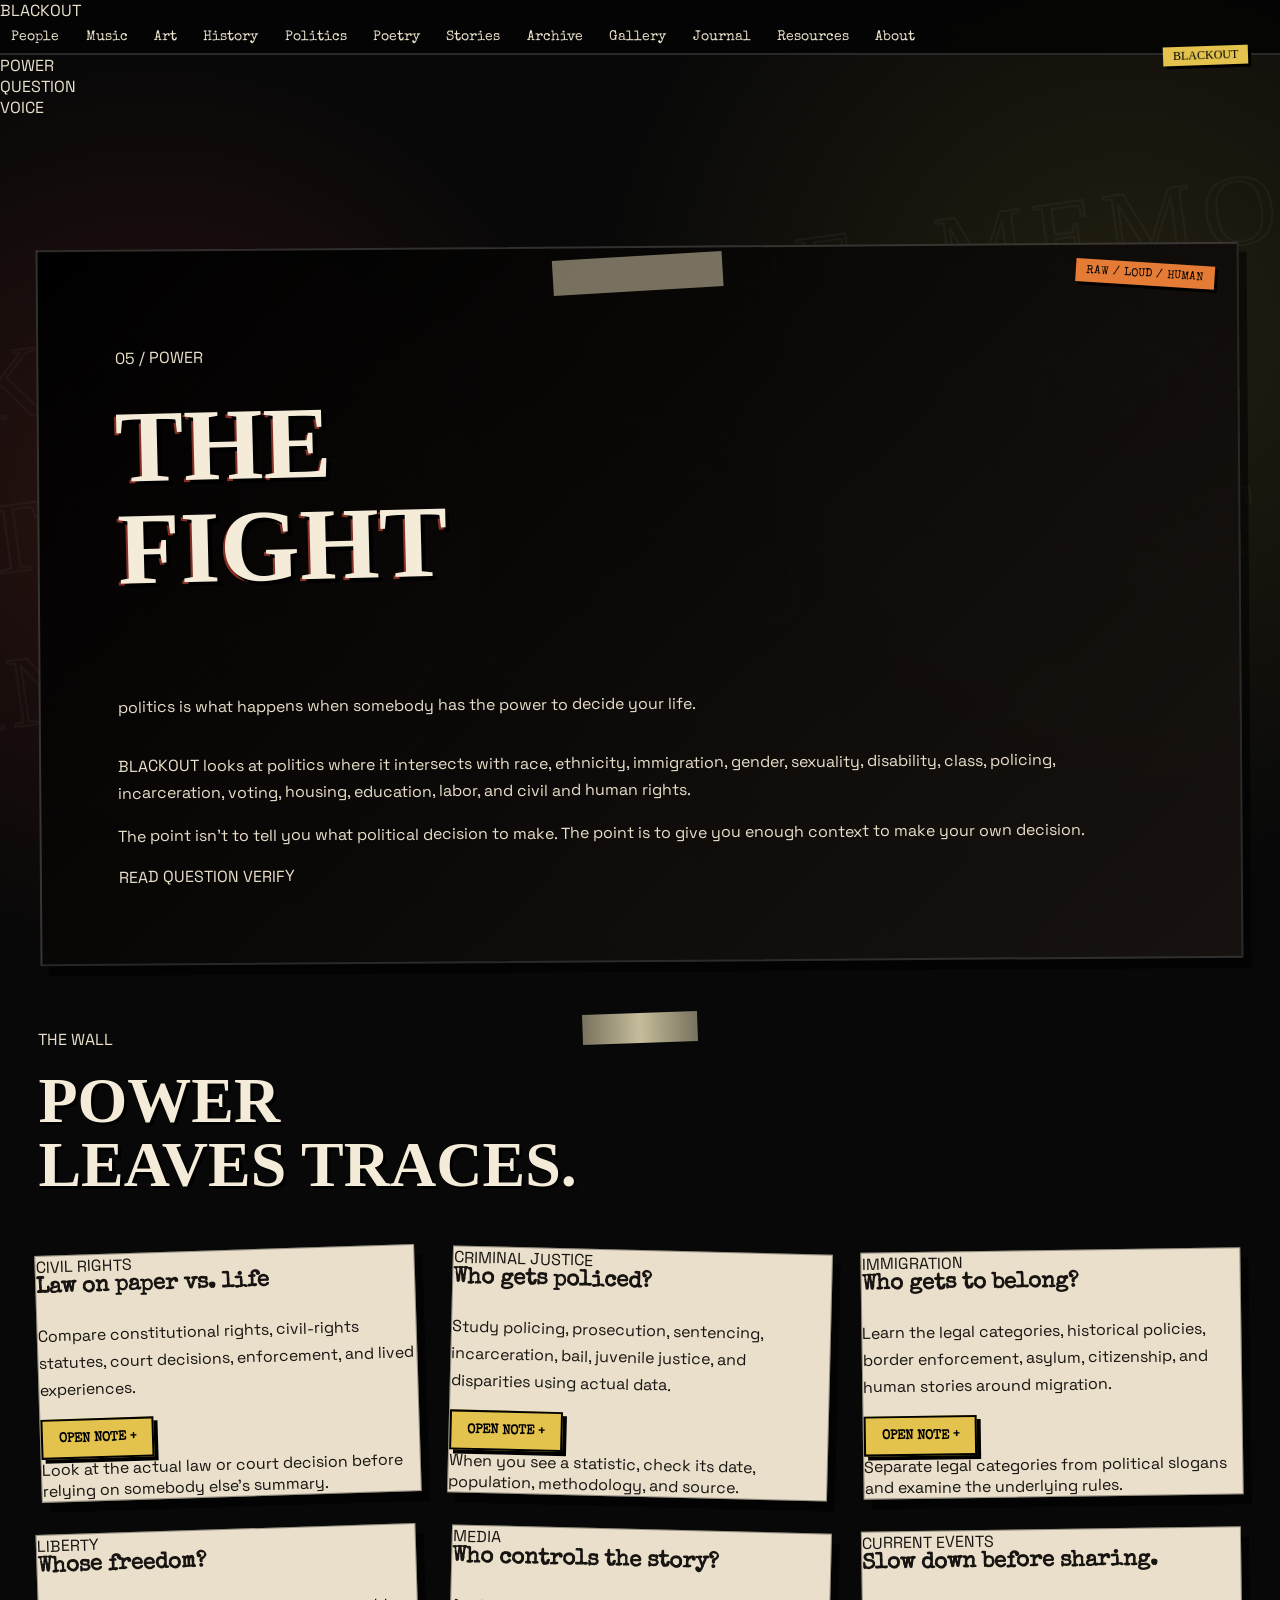
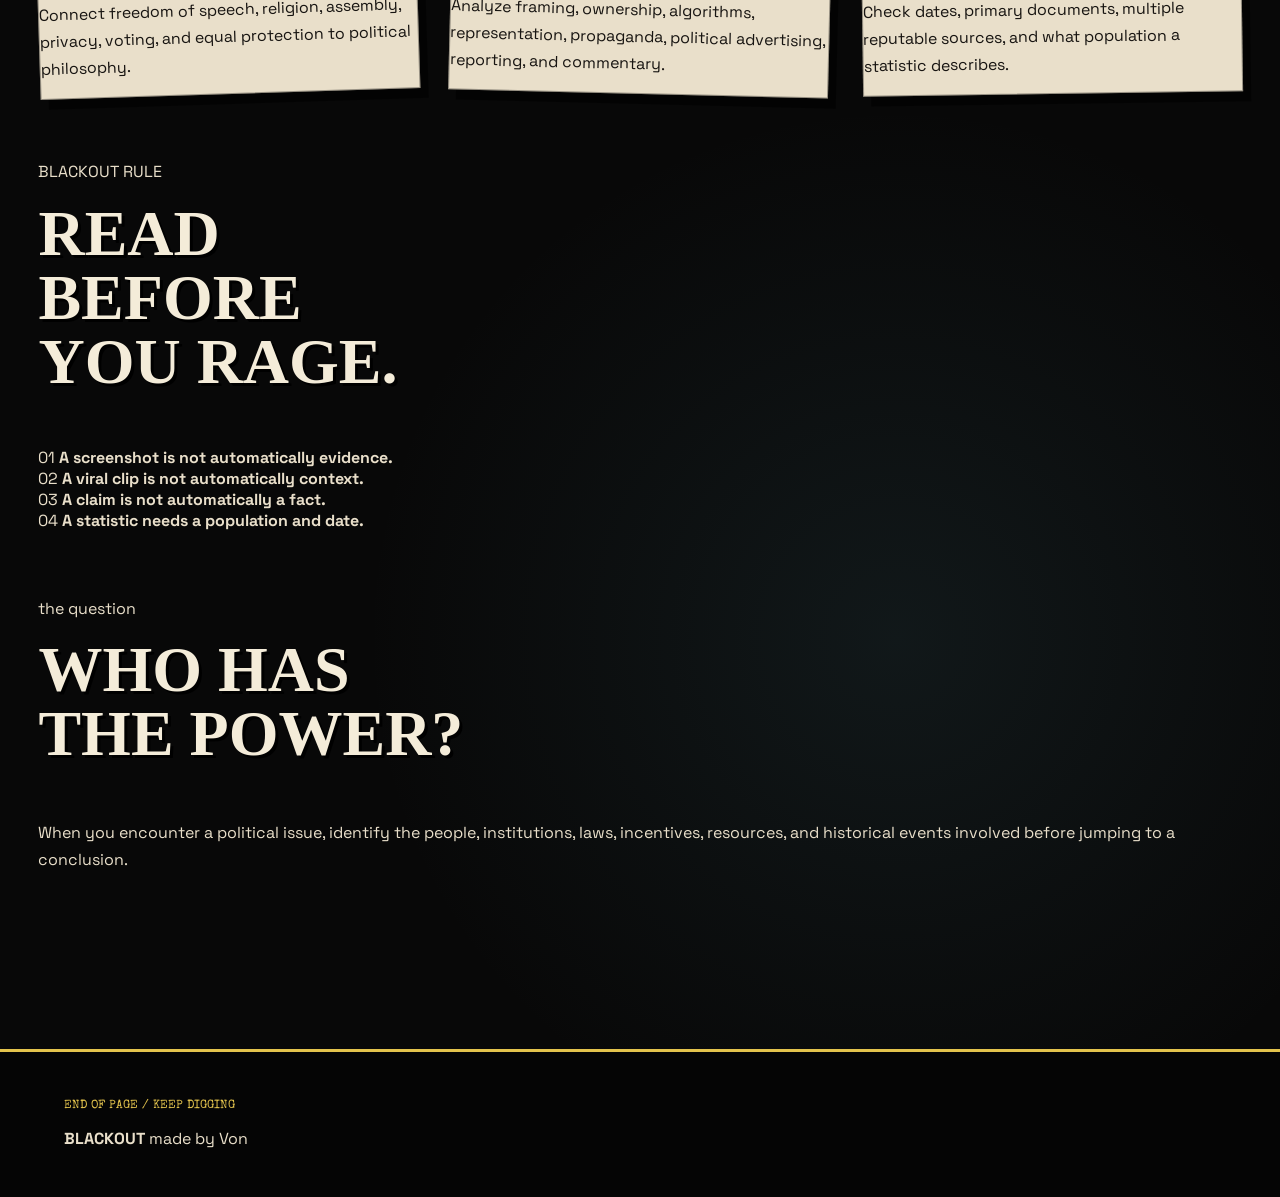
<file: politics.html>
<!DOCTYPE html>
<html lang="en">
<head>
<meta charset="UTF-8">
<meta name="viewport" content="width=device-width, initial-scale=1.0">

<title>The Fight — BLACKOUT</title>

<link rel="preconnect" href="https://fonts.googleapis.com">
<link rel="preconnect" href="https://fonts.gstatic.com" crossorigin>
<link href="https://fonts.googleapis.com/css2?family=Permanent+Marker&family=Special+Elite&family=Space+Grotesk:wght@400;500;600;700&family=VT323&display=swap" rel="stylesheet">

<link rel="stylesheet" href="style.css">
</head>

<body data-page="politics">

<div class="grain"></div>

<header class="site-header">
    <a href="index.html" class="brand">
        <span class="brand-box">B</span>LACKOUT
    </a>

    <button class="menu-toggle" type="button">MENU</button>

    <nav class="main-nav">
        <a href="people.html">People</a>
        <a href="music.html">Music</a>
        <a href="art.html">Art</a>
        <a href="history.html">History</a>
        <a href="politics.html">Politics</a>
        <a href="poetry.html">Poetry</a>
        <a href="stories.html">Stories</a>
        <a href="archive.html">Archive</a>
        <a href="gallery.html">Gallery</a>
        <a href="journal.html">Journal</a>
        <a href="resources.html">Resources</a>
        <a href="about.html">About</a>
    </nav>
</header>

<div class="wall-spray spray-red">POWER</div>
<div class="wall-spray spray-yellow">QUESTION</div>
<div class="wall-spray spray-blue">VOICE</div>

<main>

<section class="page-hero">

    <p class="section-label">05 / POWER</p>

    <h1>
        THE<br>
        FIGHT
    </h1>

    <p class="handwriting">
        politics is what happens when somebody has the power to decide your life.
    </p>

    <div class="hero-copy">
        <p>
            BLACKOUT looks at politics where it intersects
            with race, ethnicity, immigration, gender,
            sexuality, disability, class, policing,
            incarceration, voting, housing, education,
            labor, and civil and human rights.
        </p>

        <p>
            The point isn't to tell you what political
            decision to make. The point is to give you
            enough context to make your own decision.
        </p>
    </div>

    <div class="sticker-row">
        <span class="sticker red">READ</span>
        <span class="sticker yellow">QUESTION</span>
        <span class="sticker blue">VERIFY</span>
    </div>

</section>


<section class="section">

    <div class="tape tape-red"></div>

    <p class="section-label">THE WALL</p>

    <h2>
        POWER<br>
        LEAVES TRACES.
    </h2>

    <div class="card-grid">

        <article class="person-card">
            <span class="tagline">CIVIL RIGHTS</span>

            <h3>Law on paper vs. life</h3>

            <p>
                Compare constitutional rights, civil-rights
                statutes, court decisions, enforcement,
                and lived experiences.
            </p>

            <button class="expand-card" type="button">
                OPEN NOTE +
            </button>

            <div class="hidden-note">
                Look at the actual law or court decision
                before relying on somebody else's summary.
            </div>
        </article>


        <article class="person-card">
            <span class="tagline">CRIMINAL JUSTICE</span>

            <h3>Who gets policed?</h3>

            <p>
                Study policing, prosecution, sentencing,
                incarceration, bail, juvenile justice,
                and disparities using actual data.
            </p>

            <button class="expand-card" type="button">
                OPEN NOTE +
            </button>

            <div class="hidden-note">
                When you see a statistic, check its date,
                population, methodology, and source.
            </div>
        </article>


        <article class="person-card">
            <span class="tagline">IMMIGRATION</span>

            <h3>Who gets to belong?</h3>

            <p>
                Learn the legal categories, historical
                policies, border enforcement, asylum,
                citizenship, and human stories around migration.
            </p>

            <button class="expand-card" type="button">
                OPEN NOTE +
            </button>

            <div class="hidden-note">
                Separate legal categories from political
                slogans and examine the underlying rules.
            </div>
        </article>


        <article class="person-card">
            <span class="tagline">LIBERTY</span>

            <h3>Whose freedom?</h3>

            <p>
                Connect freedom of speech, religion,
                assembly, privacy, voting, and equal
                protection to political philosophy.
            </p>
        </article>


        <article class="person-card">
            <span class="tagline">MEDIA</span>

            <h3>Who controls the story?</h3>

            <p>
                Analyze framing, ownership, algorithms,
                representation, propaganda, political
                advertising, reporting, and commentary.
            </p>
        </article>


        <article class="person-card">
            <span class="tagline">CURRENT EVENTS</span>

            <h3>Slow down before sharing.</h3>

            <p>
                Check dates, primary documents, multiple
                reputable sources, and what population
                a statistic describes.
            </p>
        </article>

    </div>

</section>


<section class="section dark-section">

    <p class="section-label yellow">BLACKOUT RULE</p>

    <h2>
        READ<br>
        BEFORE<br>
        YOU RAGE.
    </h2>

    <div class="quote-wall">

        <div class="quote-card">
            <span>01</span>
            <strong>
                A screenshot is not automatically evidence.
            </strong>
        </div>

        <div class="quote-card">
            <span>02</span>
            <strong>
                A viral clip is not automatically context.
            </strong>
        </div>

        <div class="quote-card">
            <span>03</span>
            <strong>
                A claim is not automatically a fact.
            </strong>
        </div>

        <div class="quote-card">
            <span>04</span>
            <strong>
                A statistic needs a population and date.
            </strong>
        </div>

    </div>

</section>


<section class="section manifesto">

    <p class="handwriting">the question</p>

    <h2>
        WHO HAS<br>
        THE POWER?
    </h2>

    <p>
        When you encounter a political issue,
        identify the people, institutions, laws,
        incentives, resources, and historical events
        involved before jumping to a conclusion.
    </p>

</section>

</main>

<footer class="site-footer">
    <strong>BLACKOUT</strong>
    <span>made by Von</span>
</footer>

<script src="script.js"></script>

<script>
document.querySelectorAll(".expand-card").forEach(button => {
    button.addEventListener("click", () => {
        const card = button.closest(".person-card");
        card.classList.toggle("expanded");

        button.textContent = card.classList.contains("expanded")
            ? "CLOSE NOTE −"
            : "OPEN NOTE +";
    });
});
</script>

</body>
</html>
</file>
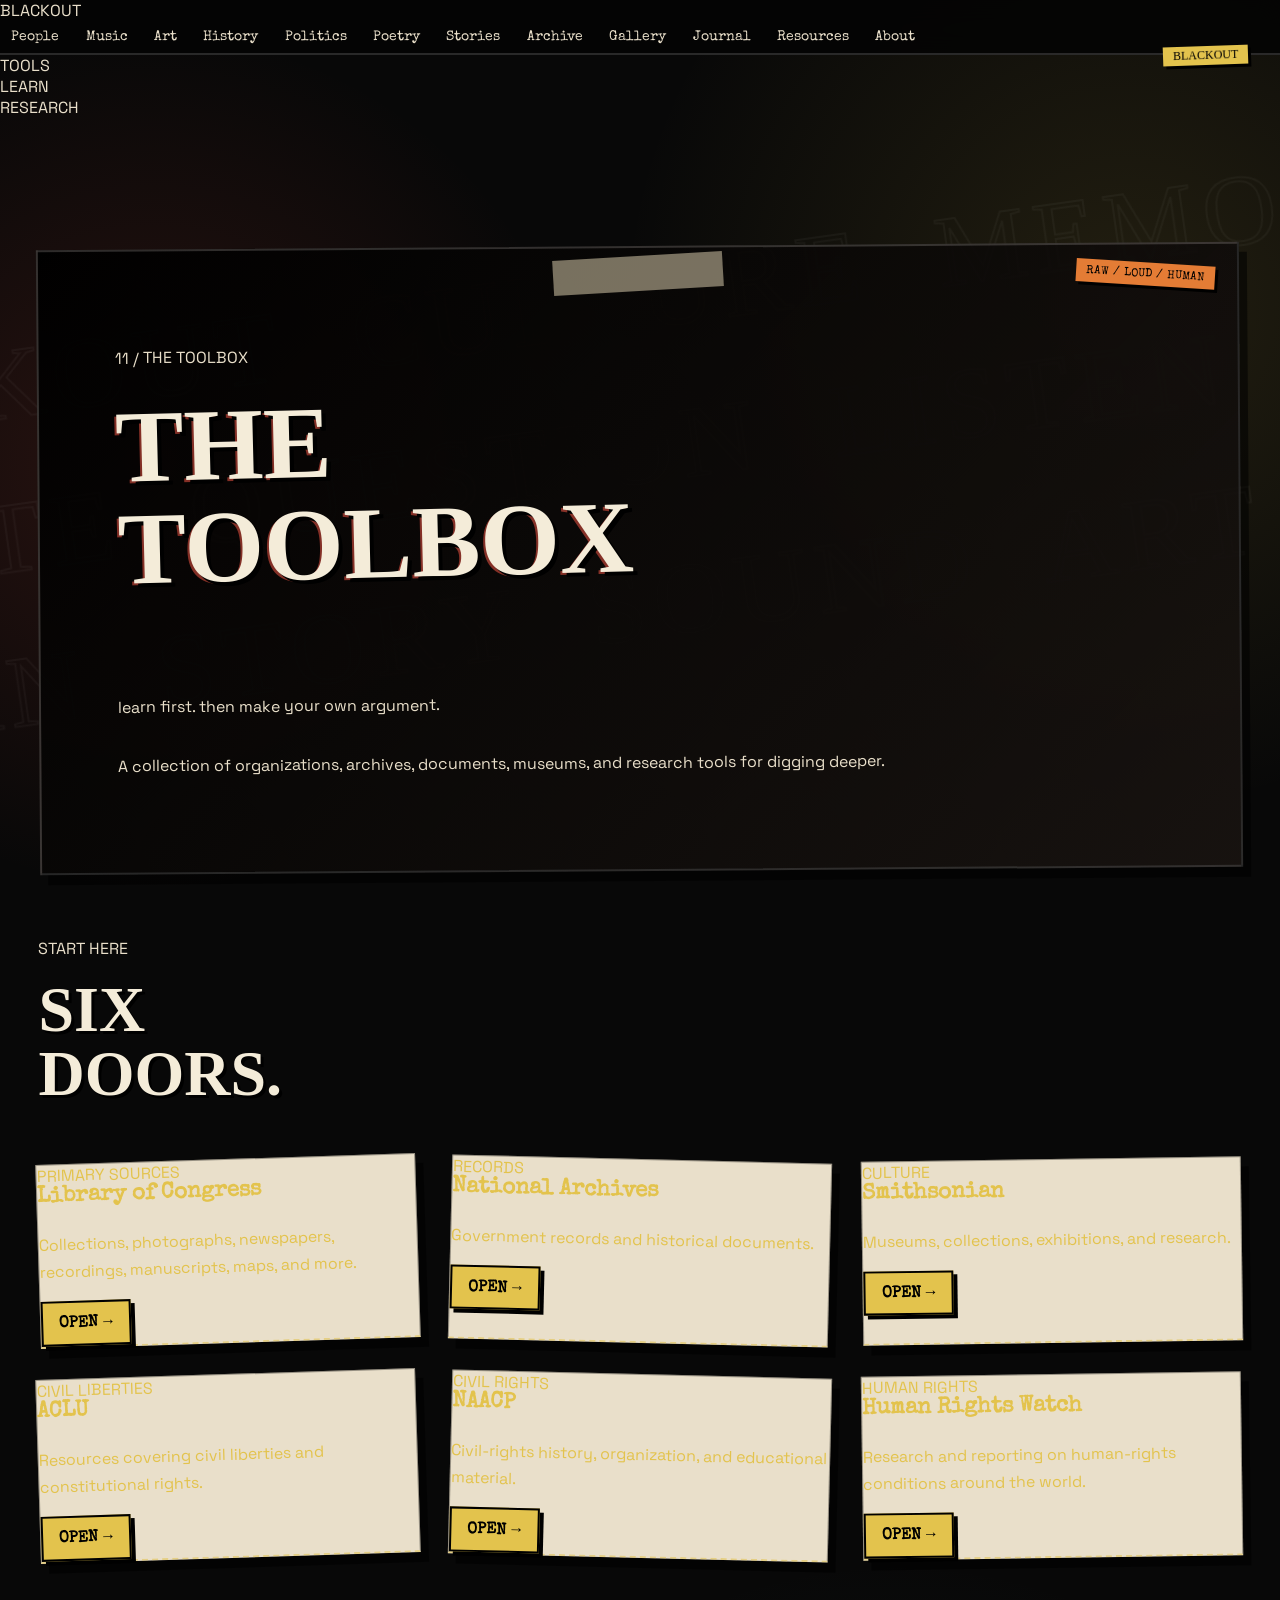
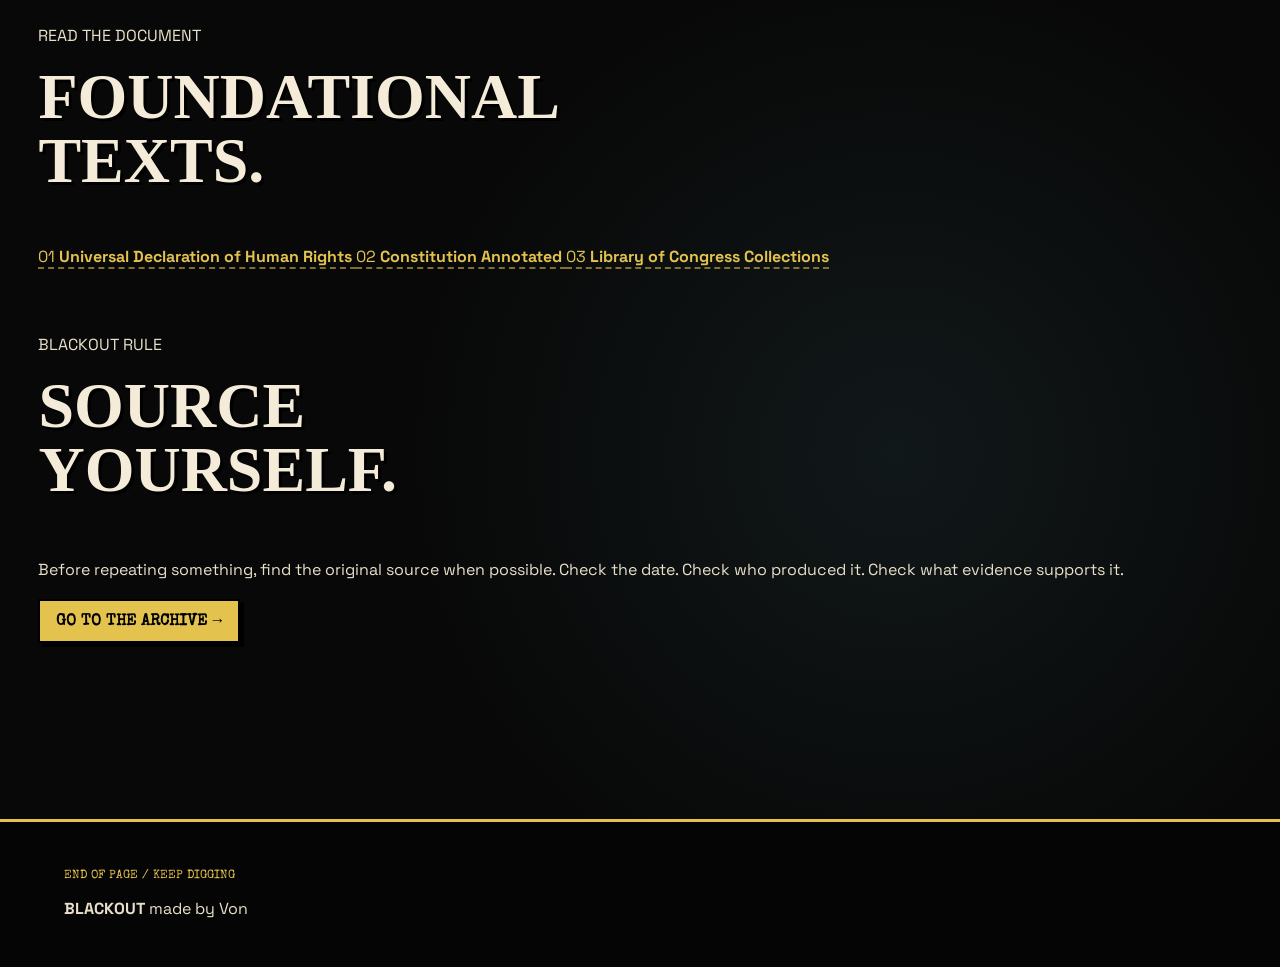
<file: resources.html>
<!DOCTYPE html>
<html lang="en">
<head>
<meta charset="UTF-8">
<meta name="viewport" content="width=device-width, initial-scale=1.0">

<title>The Toolbox — BLACKOUT</title>

<link rel="preconnect" href="https://fonts.googleapis.com">
<link rel="preconnect" href="https://fonts.gstatic.com" crossorigin">
<link href="https://fonts.googleapis.com/css2?family=Permanent+Marker&family=Special+Elite&family=Space+Grotesk:wght@400;500;600;700&family=VT323&display=swap" rel="stylesheet">

<link rel="stylesheet" href="style.css">
</head>

<body data-page="resources">

<div class="grain"></div>

<header class="site-header">
    <a href="index.html" class="brand">
        <span class="brand-box">B</span>LACKOUT
    </a>

    <button class="menu-toggle" type="button">MENU</button>

    <nav class="main-nav">
        <a href="people.html">People</a>
        <a href="music.html">Music</a>
        <a href="art.html">Art</a>
        <a href="history.html">History</a>
        <a href="politics.html">Politics</a>
        <a href="poetry.html">Poetry</a>
        <a href="stories.html">Stories</a>
        <a href="archive.html">Archive</a>
        <a href="gallery.html">Gallery</a>
        <a href="journal.html">Journal</a>
        <a href="resources.html">Resources</a>
        <a href="about.html">About</a>
    </nav>
</header>

<div class="wall-spray spray-red">TOOLS</div>
<div class="wall-spray spray-yellow">LEARN</div>
<div class="wall-spray spray-blue">RESEARCH</div>

<main>

<section class="page-hero">

    <p class="section-label">11 / THE TOOLBOX</p>

    <h1>
        THE<br>
        TOOLBOX
    </h1>

    <p class="handwriting">
        learn first. then make your own argument.
    </p>

    <div class="hero-copy">
        <p>
            A collection of organizations, archives,
            documents, museums, and research tools
            for digging deeper.
        </p>
    </div>

</section>


<section class="section">

    <p class="section-label">START HERE</p>

    <h2>
        SIX<br>
        DOORS.
    </h2>

    <div class="card-grid">

        <a
            class="person-card"
            href="https://www.loc.gov/"
            target="_blank"
            rel="noopener"
        >
            <span class="tagline">PRIMARY SOURCES</span>
            <h3>Library of Congress</h3>
            <p>
                Collections, photographs, newspapers,
                recordings, manuscripts, maps, and more.
            </p>
            <span class="button yellow">OPEN →</span>
        </a>


        <a
            class="person-card"
            href="https://www.archives.gov/"
            target="_blank"
            rel="noopener"
        >
            <span class="tagline">RECORDS</span>
            <h3>National Archives</h3>
            <p>
                Government records and historical
                documents.
            </p>
            <span class="button red">OPEN →</span>
        </a>


        <a
            class="person-card"
            href="https://www.si.edu/"
            target="_blank"
            rel="noopener"
        >
            <span class="tagline">CULTURE</span>
            <h3>Smithsonian</h3>
            <p>
                Museums, collections, exhibitions,
                and research.
            </p>
            <span class="button blue">OPEN →</span>
        </a>


        <a
            class="person-card"
            href="https://www.aclu.org/"
            target="_blank"
            rel="noopener"
        >
            <span class="tagline">CIVIL LIBERTIES</span>
            <h3>ACLU</h3>
            <p>
                Resources covering civil liberties
                and constitutional rights.
            </p>
            <span class="button yellow">OPEN →</span>
        </a>


        <a
            class="person-card"
            href="https://naacp.org/"
            target="_blank"
            rel="noopener"
        >
            <span class="tagline">CIVIL RIGHTS</span>
            <h3>NAACP</h3>
            <p>
                Civil-rights history, organization,
                and educational material.
            </p>
            <span class="button red">OPEN →</span>
        </a>


        <a
            class="person-card"
            href="https://www.hrw.org/"
            target="_blank"
            rel="noopener"
        >
            <span class="tagline">HUMAN RIGHTS</span>
            <h3>Human Rights Watch</h3>
            <p>
                Research and reporting on human-rights
                conditions around the world.
            </p>
            <span class="button blue">OPEN →</span>
        </a>

    </div>

</section>


<section class="section dark-section">

    <p class="section-label yellow">READ THE DOCUMENT</p>

    <h2>
        FOUNDATIONAL<br>
        TEXTS.
    </h2>

    <div class="quote-wall">

        <a
            class="quote-card"
            href="https://www.un.org/en/about-us/universal-declaration-of-human-rights"
            target="_blank"
            rel="noopener"
        >
            <span>01</span>
            <strong>
                Universal Declaration of Human Rights
            </strong>
        </a>

        <a
            class="quote-card"
            href="https://constitution.congress.gov/"
            target="_blank"
            rel="noopener"
        >
            <span>02</span>
            <strong>
                Constitution Annotated
            </strong>
        </a>

        <a
            class="quote-card"
            href="https://www.loc.gov/collections/"
            target="_blank"
            rel="noopener"
        >
            <span>03</span>
            <strong>
                Library of Congress Collections
            </strong>
        </a>

    </div>

</section>


<section class="section manifesto">

    <p class="handwriting">BLACKOUT RULE</p>

    <h2>
        SOURCE<br>
        YOURSELF.
    </h2>

    <p>
        Before repeating something, find the original
        source when possible. Check the date. Check
        who produced it. Check what evidence supports it.
    </p>

    <a href="archive.html" class="button red">
        GO TO THE ARCHIVE →
    </a>

</section>

</main>

<footer class="site-footer">
    <strong>BLACKOUT</strong>
    <span>made by Von</span>
</footer>

<script src="script.js"></script>

</body>
</html>
</file>
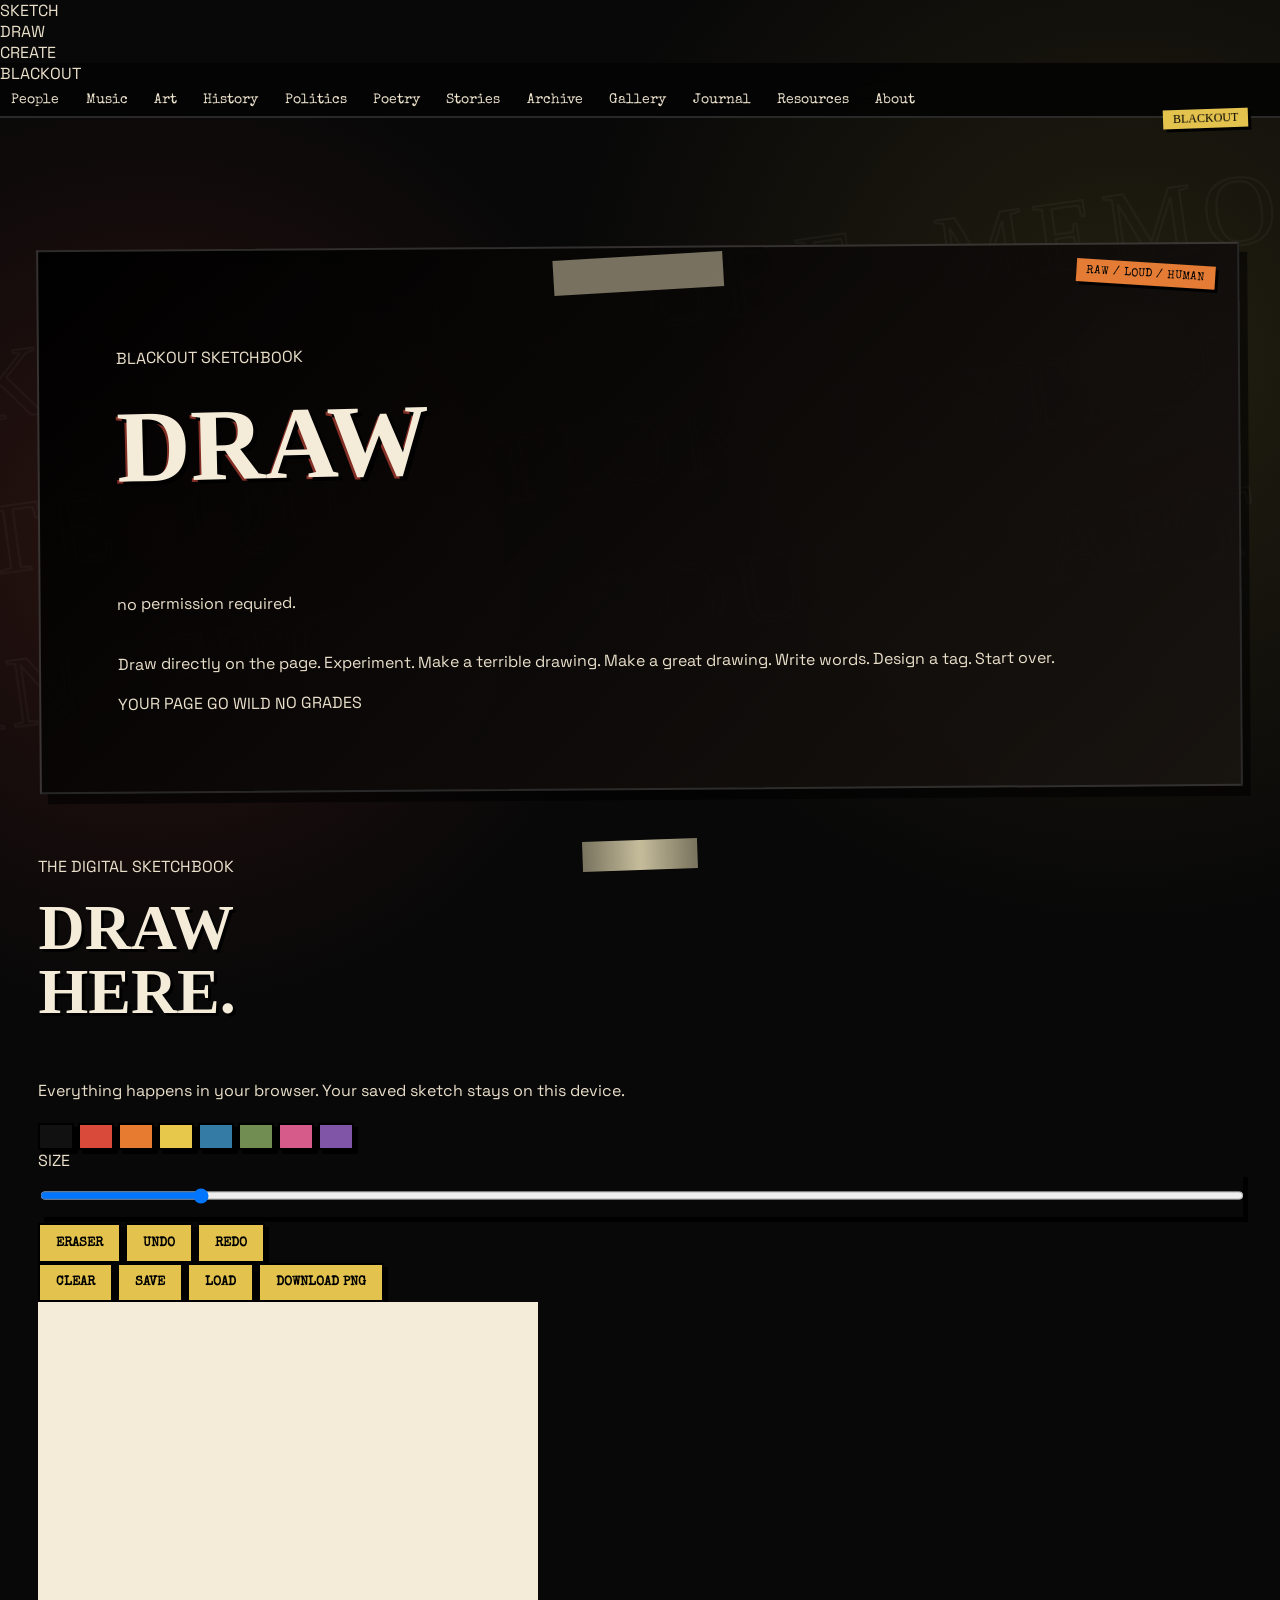
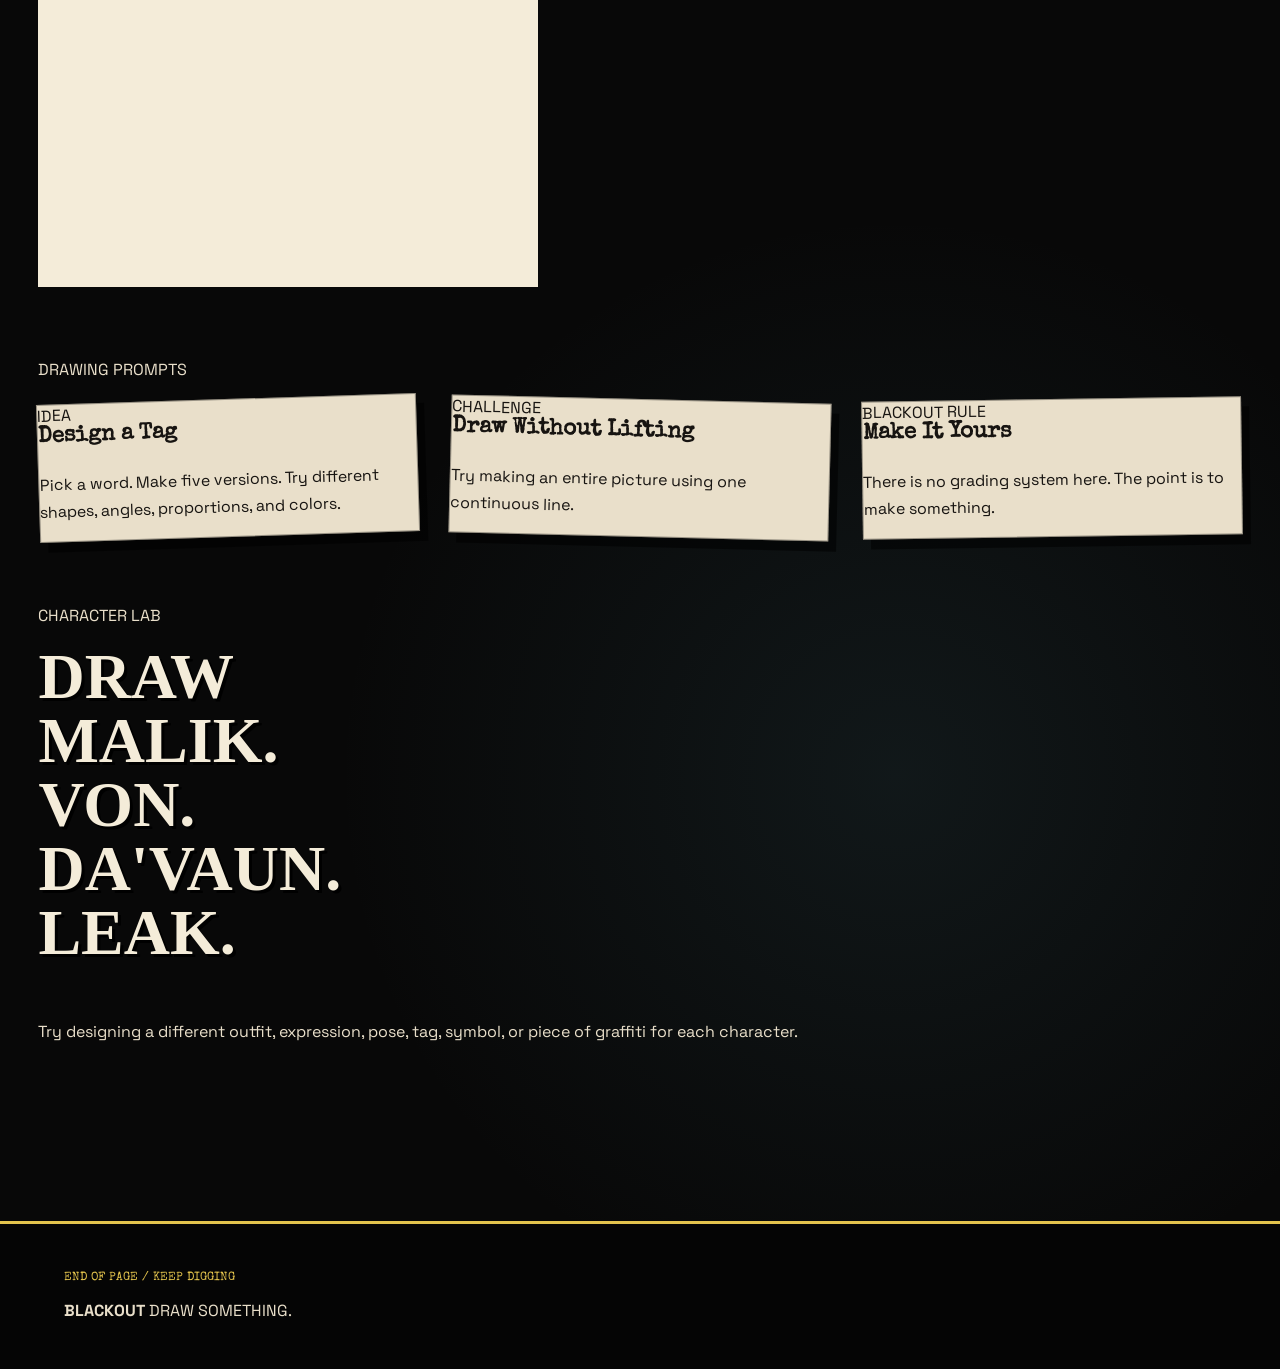
<file: sketchbook.html>
<!DOCTYPE html>
<html lang="en">
<head>

<meta charset="UTF-8">
<meta name="viewport" content="width=device-width, initial-scale=1.0">

<title>BLACKOUT — Sketchbook</title>

<link rel="preconnect" href="https://fonts.googleapis.com">
<link rel="preconnect" href="https://fonts.gstatic.com" crossorigin>

<link href="https://fonts.googleapis.com/css2?family=Permanent+Marker&family=Special+Elite&family=Space+Grotesk:wght@400;500;600;700&family=VT323&display=swap" rel="stylesheet">

<link rel="stylesheet" href="style.css">

</head>

<body data-page="sketchbook">

<div class="grain"></div>

<div class="wall-spray spray-red">SKETCH</div>
<div class="wall-spray spray-yellow">DRAW</div>
<div class="wall-spray spray-blue">CREATE</div>

<header class="site-header">

    <a href="index.html" class="brand">
        <span class="brand-box">B</span>LACKOUT
    </a>

    <button class="menu-toggle" type="button">
        MENU
    </button>

    <nav class="main-nav">

        <a href="people.html">People</a>
        <a href="music.html">Music</a>
        <a href="art.html">Art</a>
        <a href="history.html">History</a>
        <a href="politics.html">Politics</a>
        <a href="poetry.html">Poetry</a>
        <a href="stories.html">Stories</a>
        <a href="archive.html">Archive</a>
        <a href="gallery.html">Gallery</a>
        <a href="journal.html">Journal</a>
        <a href="resources.html">Resources</a>
        <a href="about.html">About</a>

    </nav>

</header>


<main>

<section class="page-hero">

    <p class="section-label">
        BLACKOUT SKETCHBOOK
    </p>

    <h1>
        DRAW
    </h1>

    <p class="handwriting">
        no permission required.
    </p>

    <div class="hero-copy">

        <p>
            Draw directly on the page.
            Experiment. Make a terrible drawing.
            Make a great drawing. Write words.
            Design a tag. Start over.
        </p>

    </div>

    <div class="sticker-row">
        <span class="sticker red">YOUR PAGE</span>
        <span class="sticker yellow">GO WILD</span>
        <span class="sticker blue">NO GRADES</span>
    </div>

</section>


<section class="section">

    <div class="tape tape-yellow"></div>

    <p class="section-label">
        THE DIGITAL SKETCHBOOK
    </p>

    <h2>
        DRAW<br>
        HERE.
    </h2>

    <p>
        Everything happens in your browser.
        Your saved sketch stays on this device.
    </p>


    <div class="sketchbook-shell">

        <div class="sketch-toolbar">


            <div class="tool-group">

                <button
                    class="color-btn active"
                    data-color="#111111"
                    style="background:#111111;"
                    aria-label="Black">
                </button>

                <button
                    class="color-btn"
                    data-color="#d94a3a"
                    style="background:#d94a3a;"
                    aria-label="Red">
                </button>

                <button
                    class="color-btn"
                    data-color="#e77b2f"
                    style="background:#e77b2f;"
                    aria-label="Orange">
                </button>

                <button
                    class="color-btn"
                    data-color="#e7c84b"
                    style="background:#e7c84b;"
                    aria-label="Yellow">
                </button>

                <button
                    class="color-btn"
                    data-color="#347ca6"
                    style="background:#347ca6;"
                    aria-label="Blue">
                </button>

                <button
                    class="color-btn"
                    data-color="#718d52"
                    style="background:#718d52;"
                    aria-label="Green">
                </button>

                <button
                    class="color-btn"
                    data-color="#d65b8a"
                    style="background:#d65b8a;"
                    aria-label="Pink">
                </button>

                <button
                    class="color-btn"
                    data-color="#8054a6"
                    style="background:#8054a6;"
                    aria-label="Purple">
                </button>

            </div>


            <div class="tool-group">

                <label for="brushSize" class="mono">
                    SIZE
                </label>

                <input
                    id="brushSize"
                    type="range"
                    min="1"
                    max="60"
                    value="8"
                >

            </div>


            <div class="tool-group">

                <button
                    id="eraser"
                    class="button"
                    type="button">
                    ERASER
                </button>

                <button
                    id="undo"
                    class="button"
                    type="button">
                    UNDO
                </button>

                <button
                    id="redo"
                    class="button"
                    type="button">
                    REDO
                </button>

            </div>


            <div class="tool-group">

                <button
                    id="clearCanvas"
                    class="button red"
                    type="button">
                    CLEAR
                </button>

                <button
                    id="saveSketch"
                    class="button yellow"
                    type="button">
                    SAVE
                </button>

                <button
                    id="loadSketch"
                    class="button blue"
                    type="button">
                    LOAD
                </button>

                <button
                    id="downloadSketch"
                    class="button green"
                    type="button">
                    DOWNLOAD PNG
                </button>

            </div>

        </div>


        <canvas id="sketchCanvas"></canvas>

    </div>

</section>


<section class="section">

    <p class="section-label">
        DRAWING PROMPTS
    </p>

    <div class="card-grid">

        <article class="person-card">

            <span class="tagline">
                IDEA
            </span>

            <h3>
                Design a Tag
            </h3>

            <p>
                Pick a word. Make five versions.
                Try different shapes, angles,
                proportions, and colors.
            </p>

        </article>


        <article class="person-card">

            <span class="tagline">
                CHALLENGE
            </span>

            <h3>
                Draw Without Lifting
            </h3>

            <p>
                Try making an entire picture using
                one continuous line.
            </p>

        </article>


        <article class="person-card">

            <span class="tagline">
                BLACKOUT RULE
            </span>

            <h3>
                Make It Yours
            </h3>

            <p>
                There is no grading system here.
                The point is to make something.
            </p>

        </article>

    </div>

</section>


<section class="section dark-section">

    <p class="section-label yellow">
        CHARACTER LAB
    </p>

    <h2>
        DRAW<br>
        MALIK.<br>
        VON.<br>
        DA'VAUN.<br>
        LEAK.
    </h2>

    <p>
        Try designing a different outfit,
        expression, pose, tag, symbol,
        or piece of graffiti for each character.
    </p>

</section>

</main>


<footer class="site-footer">

    <strong>BLACKOUT</strong>

    <span>
        DRAW SOMETHING.
    </span>

</footer>


<script src="script.js"></script>

<script>
const canvas = document.getElementById("sketchCanvas");
const ctx = canvas.getContext("2d");

const colorButtons =
    document.querySelectorAll(".color-btn");

const brushSize =
    document.getElementById("brushSize");

const eraser =
    document.getElementById("eraser");

const undoButton =
    document.getElementById("undo");

const redoButton =
    document.getElementById("redo");

const clearButton =
    document.getElementById("clearCanvas");

const saveButton =
    document.getElementById("saveSketch");

const loadButton =
    document.getElementById("loadSketch");

const downloadButton =
    document.getElementById("downloadSketch");


let drawing = false;
let currentColor = "#111111";
let erasing = false;

let history = [];
let historyIndex = -1;


function resizeCanvas() {

    const oldCanvas =
        canvas.toDataURL();

    const rect =
        canvas.getBoundingClientRect();

    const width =
        Math.max(500, Math.floor(rect.width));

    const height =
        Math.max(450, Math.floor(window.innerHeight * .65));

    canvas.width = width;
    canvas.height = height;

    ctx.fillStyle = "#f4ecd9";
    ctx.fillRect(
        0,
        0,
        canvas.width,
        canvas.height
    );

    if (oldCanvas && oldCanvas !== "data:,") {

        const image =
            new Image();

        image.onload = () => {
            ctx.drawImage(
                image,
                0,
                0,
                canvas.width,
                canvas.height
            );
        };

        image.src = oldCanvas;
    }
}


function getPosition(event) {

    const rect =
        canvas.getBoundingClientRect();

    return {
        x: event.clientX - rect.left,
        y: event.clientY - rect.top
    };
}


function startDrawing(event) {

    drawing = true;

    const position =
        getPosition(event);

    ctx.beginPath();

    ctx.moveTo(
        position.x,
        position.y
    );
}


function draw(event) {

    if (!drawing) return;

    const position =
        getPosition(event);

    ctx.lineWidth =
        Number(brushSize.value);

    ctx.lineCap = "round";
    ctx.lineJoin = "round";

    ctx.strokeStyle =
        erasing ? "#f4ecd9" : currentColor;

    ctx.lineTo(
        position.x,
        position.y
    );

    ctx.stroke();
}


function stopDrawing() {

    if (!drawing) return;

    drawing = false;

    ctx.closePath();

    saveHistory();
}


function saveHistory() {

    history =
        history.slice(
            0,
            historyIndex + 1
        );

    history.push(
        canvas.toDataURL()
    );

    historyIndex =
        history.length - 1;

    if (history.length > 30) {
        history.shift();
        historyIndex--;
    }
}


function restoreState(data) {

    const image =
        new Image();

    image.onload = () => {

        ctx.clearRect(
            0,
            0,
            canvas.width,
            canvas.height
        );

        ctx.drawImage(
            image,
            0,
            0,
            canvas.width,
            canvas.height
        );
    };

    image.src = data;
}


canvas.addEventListener(
    "pointerdown",
    startDrawing
);

canvas.addEventListener(
    "pointermove",
    draw
);

canvas.addEventListener(
    "pointerup",
    stopDrawing
);

canvas.addEventListener(
    "pointerleave",
    stopDrawing
);


colorButtons.forEach(button => {

    button.addEventListener(
        "click",
        () => {

            colorButtons.forEach(
                item =>
                    item.classList.remove("active")
            );

            button.classList.add("active");

            currentColor =
                button.dataset.color;

            erasing = false;
        }
    );

});


eraser.addEventListener(
    "click",
    () => {
        erasing = !erasing;

        eraser.textContent =
            erasing
            ? "ERASER ON"
            : "ERASER";
    }
);


undoButton.addEventListener(
    "click",
    () => {

        if (historyIndex <= 0) return;

        historyIndex--;

        restoreState(
            history[historyIndex]
        );
    }
);


redoButton.addEventListener(
    "click",
    () => {

        if (
            historyIndex >=
            history.length - 1
        ) return;

        historyIndex++;

        restoreState(
            history[historyIndex]
        );
    }
);


clearButton.addEventListener(
    "click",
    () => {

        ctx.fillStyle = "#f4ecd9";

        ctx.fillRect(
            0,
            0,
            canvas.width,
            canvas.height
        );

        saveHistory();
    }
);


saveButton.addEventListener(
    "click",
    () => {

        localStorage.setItem(
            "blackoutSketch",
            canvas.toDataURL()
        );

        saveButton.textContent =
            "SAVED ✓";

        setTimeout(() => {
            saveButton.textContent =
                "SAVE";
        }, 1800);
    }
);


loadButton.addEventListener(
    "click",
    () => {

        const saved =
            localStorage.getItem(
                "blackoutSketch"
            );

        if (!saved) return;

        restoreState(saved);

        saveHistory();
    }
);


downloadButton.addEventListener(
    "click",
    () => {

        const link =
            document.createElement("a");

        link.download =
            "blackout-sketch.png";

        link.href =
            canvas.toDataURL("image/png");

        link.click();
    }
);


window.addEventListener(
    "resize",
    () => {
        resizeCanvas();
    }
);


resizeCanvas();
saveHistory();

</script>

</body>
</html>
</file>
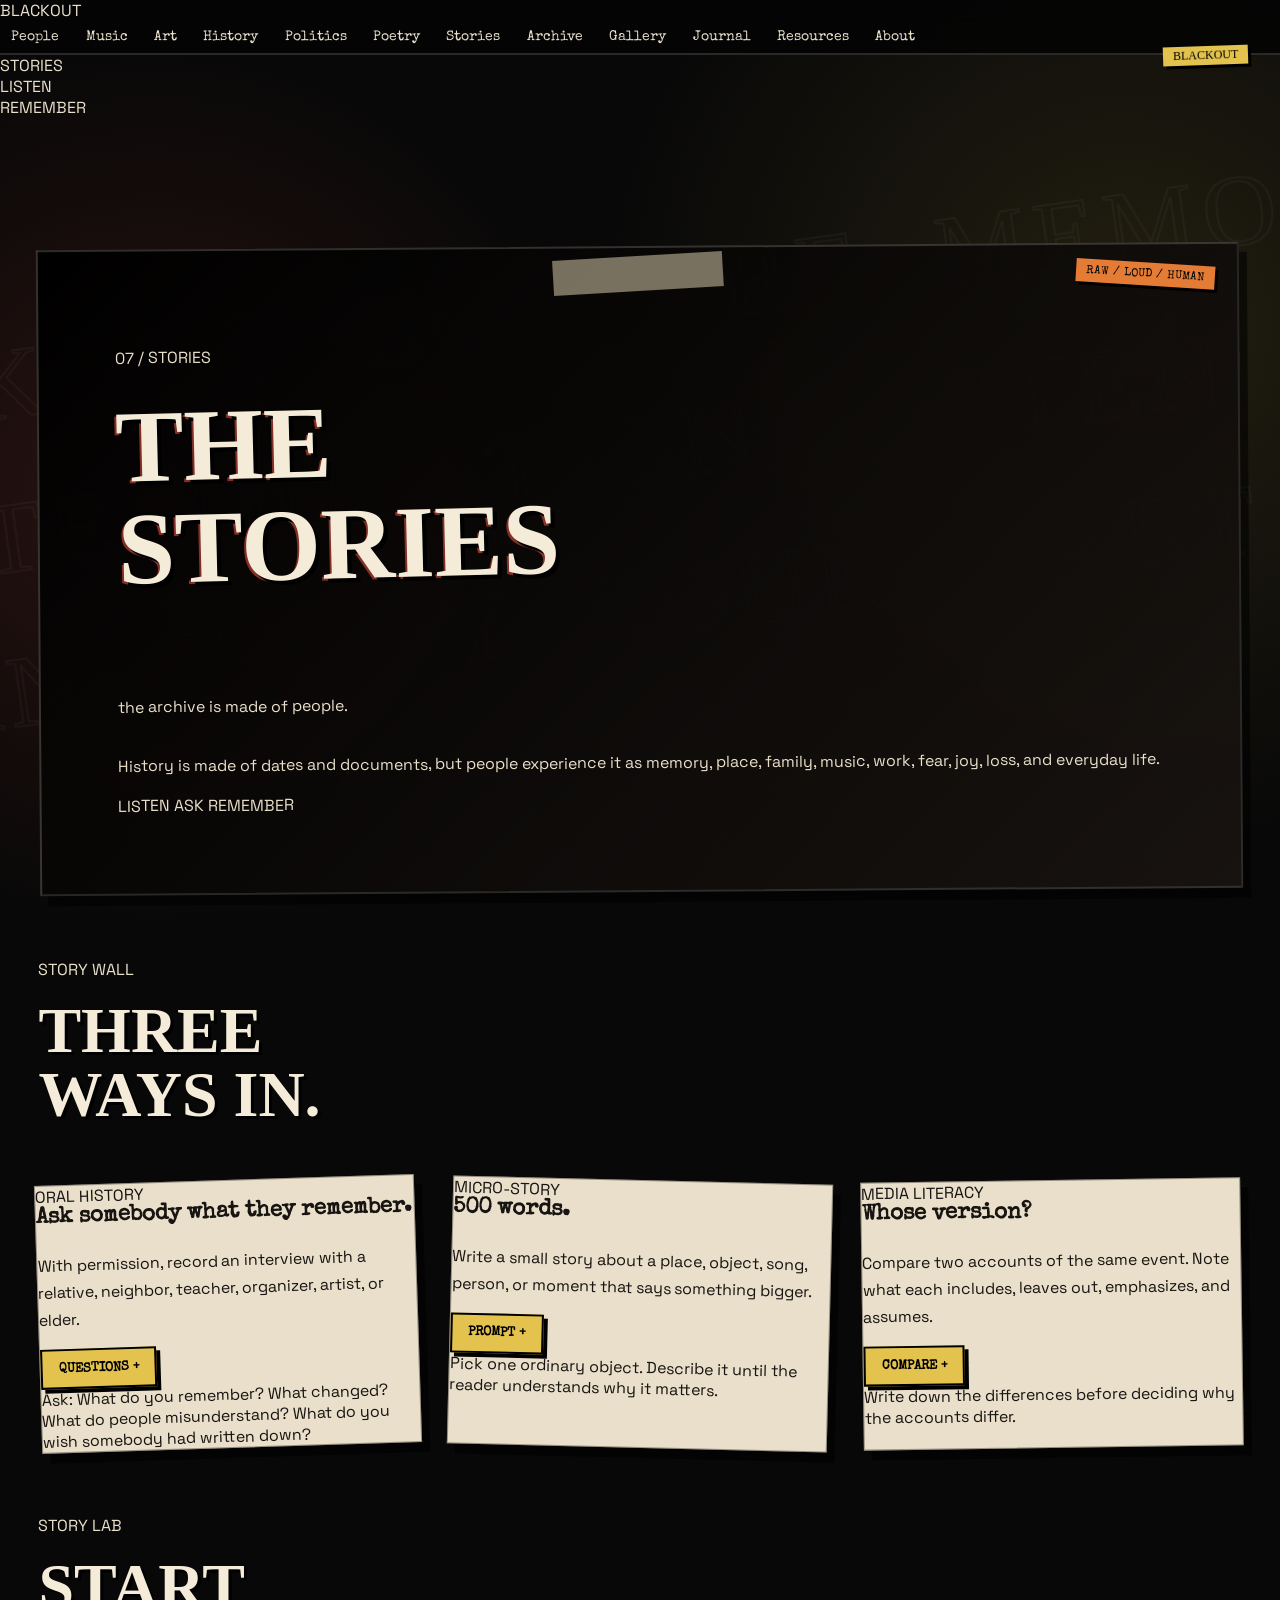
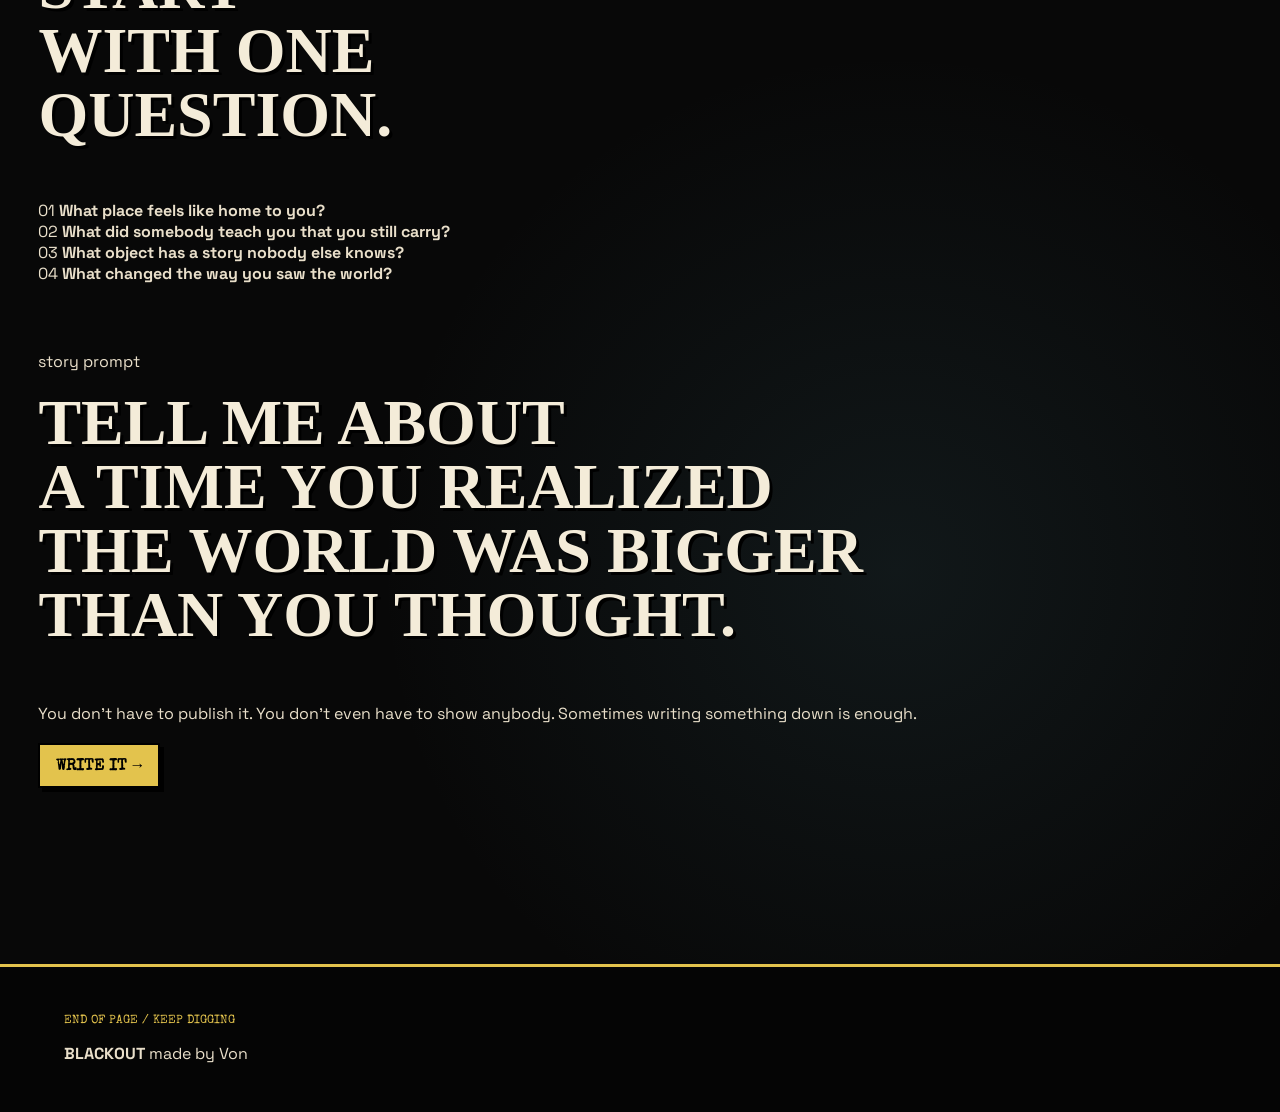
<file: stories.html>
<!DOCTYPE html>
<html lang="en">
<head>
<meta charset="UTF-8">
<meta name="viewport" content="width=device-width, initial-scale=1.0">

<title>Stories — BLACKOUT</title>

<link rel="preconnect" href="https://fonts.googleapis.com">
<link rel="preconnect" href="https://fonts.gstatic.com" crossorigin>
<link href="https://fonts.googleapis.com/css2?family=Permanent+Marker&family=Special+Elite&family=Space+Grotesk:wght@400;500;600;700&family=VT323&display=swap" rel="stylesheet">

<link rel="stylesheet" href="style.css">
</head>

<body data-page="stories">

<div class="grain"></div>

<header class="site-header">
    <a href="index.html" class="brand">
        <span class="brand-box">B</span>LACKOUT
    </a>

    <button class="menu-toggle" type="button">MENU</button>

    <nav class="main-nav">
        <a href="people.html">People</a>
        <a href="music.html">Music</a>
        <a href="art.html">Art</a>
        <a href="history.html">History</a>
        <a href="politics.html">Politics</a>
        <a href="poetry.html">Poetry</a>
        <a href="stories.html">Stories</a>
        <a href="archive.html">Archive</a>
        <a href="gallery.html">Gallery</a>
        <a href="journal.html">Journal</a>
        <a href="resources.html">Resources</a>
        <a href="about.html">About</a>
    </nav>
</header>

<div class="wall-spray spray-red">STORIES</div>
<div class="wall-spray spray-yellow">LISTEN</div>
<div class="wall-spray spray-blue">REMEMBER</div>

<main>

<section class="page-hero">

    <p class="section-label">07 / STORIES</p>

    <h1>
        THE<br>
        STORIES
    </h1>

    <p class="handwriting">
        the archive is made of people.
    </p>

    <div class="hero-copy">
        <p>
            History is made of dates and documents,
            but people experience it as memory,
            place, family, music, work, fear,
            joy, loss, and everyday life.
        </p>
    </div>

    <div class="sticker-row">
        <span class="sticker red">LISTEN</span>
        <span class="sticker yellow">ASK</span>
        <span class="sticker blue">REMEMBER</span>
    </div>

</section>


<section class="section">

    <p class="section-label">STORY WALL</p>

    <h2>
        THREE<br>
        WAYS IN.
    </h2>

    <div class="card-grid">

        <article class="person-card">
            <span class="tagline">ORAL HISTORY</span>

            <h3>Ask somebody what they remember.</h3>

            <p>
                With permission, record an interview with
                a relative, neighbor, teacher, organizer,
                artist, or elder.
            </p>

            <button class="expand-card" type="button">
                QUESTIONS +
            </button>

            <div class="hidden-note">
                Ask: What do you remember? What changed?
                What do people misunderstand?
                What do you wish somebody had written down?
            </div>
        </article>


        <article class="person-card">
            <span class="tagline">MICRO-STORY</span>

            <h3>500 words.</h3>

            <p>
                Write a small story about a place,
                object, song, person, or moment
                that says something bigger.
            </p>

            <button class="expand-card" type="button">
                PROMPT +
            </button>

            <div class="hidden-note">
                Pick one ordinary object. Describe it
                until the reader understands why it matters.
            </div>
        </article>


        <article class="person-card">
            <span class="tagline">MEDIA LITERACY</span>

            <h3>Whose version?</h3>

            <p>
                Compare two accounts of the same event.
                Note what each includes, leaves out,
                emphasizes, and assumes.
            </p>

            <button class="expand-card" type="button">
                COMPARE +
            </button>

            <div class="hidden-note">
                Write down the differences before deciding
                why the accounts differ.
            </div>
        </article>

    </div>

</section>


<section class="section dark-section">

    <p class="section-label yellow">STORY LAB</p>

    <h2>
        START<br>
        WITH ONE<br>
        QUESTION.
    </h2>

    <div class="quote-wall">

        <div class="quote-card">
            <span>01</span>
            <strong>
                What place feels like home to you?
            </strong>
        </div>

        <div class="quote-card">
            <span>02</span>
            <strong>
                What did somebody teach you that you still carry?
            </strong>
        </div>

        <div class="quote-card">
            <span>03</span>
            <strong>
                What object has a story nobody else knows?
            </strong>
        </div>

        <div class="quote-card">
            <span>04</span>
            <strong>
                What changed the way you saw the world?
            </strong>
        </div>

    </div>

</section>


<section class="section manifesto">

    <p class="handwriting">story prompt</p>

    <h2>
        TELL ME ABOUT<br>
        A TIME YOU REALIZED<br>
        THE WORLD WAS BIGGER<br>
        THAN YOU THOUGHT.
    </h2>

    <p>
        You don't have to publish it.
        You don't even have to show anybody.
        Sometimes writing something down is enough.
    </p>

    <a href="journal.html" class="button red">
        WRITE IT →
    </a>

</section>

</main>

<footer class="site-footer">
    <strong>BLACKOUT</strong>
    <span>made by Von</span>
</footer>

<script src="script.js"></script>

<script>
document.querySelectorAll(".expand-card").forEach(button => {
    button.addEventListener("click", () => {
        const card = button.closest(".person-card");
        card.classList.toggle("expanded");

        button.textContent = card.classList.contains("expanded")
            ? "CLOSE −"
            : button.textContent.replace(" −", " +");
    });
});
</script>

</body>
</html>
</file>
<file: style.css>
/* =========================================================
   BLACKOUT — GLOBAL STYLE SYSTEM
   Culture / Art / Music / History / Stories / Memory
   ========================================================= */

@import url('https://fonts.googleapis.com/css2?family=Permanent+Marker&family=Special+Elite&family=Space+Grotesk:wght@400;500;600;700&family=VT323&display=swap');

:root {
    --black: #080808;
    --deep-black: #050505;
    --paper: #e9dfca;
    --paper-light: #f4ecd9;
    --paper-dark: #cdbf9f;
    --ink: #171411;
    --muted: #9d917c;

    --red: #d84c3d;
    --orange: #e47c35;
    --yellow: #e3c34d;
    --green: #6f8d61;
    --blue: #4e8390;
    --purple: #765b82;
    --pink: #c66d78;

    --white: #f5f1e8;

    --shadow: 8px 10px 0 rgba(0, 0, 0, .55);
    --hard-shadow: 5px 6px 0 #000;

    --marker: "Permanent Marker", cursive;
    --typewriter: "Special Elite", "Courier New", monospace;
    --body-font: "Space Grotesk", Arial, sans-serif;
    --pixel: "VT323", monospace;

    --rotation-a: -1.8deg;
    --rotation-b: 1.4deg;
    --rotation-c: -.8deg;
}

/* =========================================================
   RESET
   ========================================================= */

*,
*::before,
*::after {
    box-sizing: border-box;
}

html {
    scroll-behavior: smooth;
}

body {
    margin: 0;
    min-height: 100vh;
    color: var(--paper);
    background:
        radial-gradient(circle at 12% 18%, rgba(216, 76, 61, .16), transparent 18%),
        radial-gradient(circle at 88% 12%, rgba(227, 195, 77, .12), transparent 20%),
        radial-gradient(circle at 70% 80%, rgba(78, 131, 144, .13), transparent 22%),
        #080808;
    font-family: var(--body-font);
    overflow-x: hidden;
}

/* graffiti wall */
body::before {
    content:
        "BLACKOUT   CULTURE   MEMORY   CREATE   QUESTION   LISTEN   LEARN   STORY   SOUND   ART   ";
    position: fixed;
    z-index: -3;
    inset: -25%;
    display: flex;
    align-items: center;
    justify-content: center;
    font-family: var(--marker);
    font-size: clamp(3rem, 8vw, 9rem);
    line-height: 1.5;
    letter-spacing: .08em;
    word-spacing: .35em;
    color: transparent;
    -webkit-text-stroke: 2px rgba(255, 255, 255, .035);
    transform: rotate(-8deg);
    white-space: normal;
    pointer-events: none;
}

/* wall texture */
body::after {
    content: "";
    position: fixed;
    z-index: -2;
    inset: 0;
    pointer-events: none;
    opacity: .18;
    background-image:
        repeating-linear-gradient(
            0deg,
            transparent 0,
            transparent 3px,
            rgba(255,255,255,.018) 4px
        ),
        repeating-linear-gradient(
            90deg,
            transparent 0,
            transparent 5px,
            rgba(255,255,255,.012) 6px
        );
}

/* =========================================================
   GLOBAL TYPOGRAPHY
   ========================================================= */

h1,
h2,
h3,
h4 {
    margin-top: 0;
    line-height: 1;
}

h1,
.page-title {
    font-family: var(--marker);
    font-size: clamp(3rem, 8vw, 7rem);
    color: var(--paper-light);
    text-shadow:
        4px 4px 0 #000,
        -2px 2px 0 rgba(216, 76, 61, .6);
    transform: rotate(-1deg);
}

h2 {
    font-family: var(--marker);
    font-size: clamp(2rem, 5vw, 4rem);
    color: var(--paper-light);
    text-shadow: 3px 3px 0 #000;
}

h3 {
    font-family: var(--typewriter);
    font-size: 1.4rem;
}

p {
    line-height: 1.7;
}

::selection {
    color: #000;
    background: var(--yellow);
}

/* =========================================================
   LINKS
   ========================================================= */

/* Kill browser-default blue/purple links everywhere */
a,
a:visited {
    color: inherit;
    text-decoration: none;
}

main a:not(.button):not(.btn):not(.nav-link):not(.social-link) {
    color: var(--yellow);
    text-decoration: none;
    border-bottom: 2px dashed rgba(227, 195, 77, .55);
    transition:
        color .2s ease,
        background .2s ease,
        border-color .2s ease;
}

main a:not(.button):not(.btn):not(.nav-link):not(.social-link):hover {
    color: #000;
    background: var(--yellow);
    border-color: var(--yellow);
}

/* =========================================================
   HEADER / NAV
   ========================================================= */

.site-header,
header {
    position: sticky;
    top: 0;
    z-index: 1000;
    width: 100%;
    border-bottom: 2px solid rgba(255,255,255,.15);
    background: rgba(5,5,5,.94);
    backdrop-filter: blur(12px);
}

.site-header::after,
header::after {
    content: "BLACKOUT";
    position: absolute;
    right: 2rem;
    bottom: -12px;
    padding: 2px 10px;
    font-family: var(--marker);
    font-size: .75rem;
    color: #000;
    background: var(--yellow);
    transform: rotate(-2deg);
    box-shadow: 3px 3px 0 #000;
}

.navbar,
.nav,
.site-nav {
    width: min(1400px, 94%);
    min-height: 72px;
    margin: auto;
    display: flex;
    align-items: center;
    justify-content: space-between;
    gap: 1rem;
}

.logo,
.site-title {
    font-family: var(--marker);
    font-size: 1.7rem;
    color: var(--paper);
    transform: rotate(-2deg);
}

.logo:hover,
.site-title:hover {
    color: var(--yellow);
}

.nav-links,
nav ul {
    display: flex;
    align-items: center;
    gap: .45rem;
    margin: 0;
    padding: 0;
    list-style: none;
}

.nav-link,
nav a {
    position: relative;
    display: inline-block;
    padding: .55rem .7rem;
    color: var(--paper) !important;
    font-family: var(--typewriter);
    font-size: .9rem;
    border: 0 !important;
    background: transparent;
    text-decoration: none !important;
}

.nav-link::after,
nav a::after {
    content: "";
    position: absolute;
    left: 10%;
    right: 10%;
    bottom: 3px;
    height: 3px;
    background: var(--red);
    transform: scaleX(0) rotate(-2deg);
    transform-origin: left;
    transition: transform .2s ease;
}

.nav-link:hover,
nav a:hover {
    color: var(--yellow) !important;
    background: transparent !important;
}

.nav-link:hover::after,
nav a:hover::after {
    transform: scaleX(1) rotate(-2deg);
}

/* =========================================================
   MOBILE NAV
   ========================================================= */

.menu-toggle,
.nav-toggle,
.mobile-menu-button {
    display: none;
    border: 2px solid var(--paper);
    padding: .5rem .7rem;
    background: var(--black);
    color: var(--paper);
    font-family: var(--marker);
    cursor: pointer;
}

@media (max-width: 850px) {
    .menu-toggle,
    .nav-toggle,
    .mobile-menu-button {
        display: block;
    }

    .nav-links,
    nav ul {
        position: absolute;
        top: 100%;
        left: 0;
        right: 0;
        display: none;
        flex-direction: column;
        align-items: stretch;
        padding: 1rem;
        background: rgba(5,5,5,.98);
        border-bottom: 2px solid var(--yellow);
    }

    .nav-links.open,
    nav ul.open,
    .nav-links.active,
    nav ul.active {
        display: flex;
    }

    .nav-link,
    nav a {
        padding: .8rem;
    }
}

/* =========================================================
   PAGE WRAPPER
   ========================================================= */

main,
.page,
.page-content {
    width: min(1400px, 94%);
    margin: auto;
    padding: 4rem 0 7rem;
}

section {
    position: relative;
    margin: 4rem 0;
}

/* =========================================================
   HERO
   ========================================================= */

.hero,
.page-hero {
    position: relative;
    min-height: 55vh;
    display: flex;
    flex-direction: column;
    justify-content: center;
    padding: clamp(2rem, 6vw, 6rem);
    overflow: hidden;
    background:
        linear-gradient(
            135deg,
            rgba(0,0,0,.96),
            rgba(25,20,17,.92)
        );
    border: 2px solid rgba(255,255,255,.15);
    box-shadow: var(--shadow);
    transform: rotate(-.4deg);
}

.hero::before,
.page-hero::before {
    content: "RAW / LOUD / HUMAN";
    position: absolute;
    top: 18px;
    right: 22px;
    padding: 6px 10px;
    font-family: var(--typewriter);
    font-size: .72rem;
    color: #000;
    background: var(--orange);
    transform: rotate(4deg);
    box-shadow: 3px 3px 0 #000;
}

.hero::after,
.page-hero::after {
    content: "";
    position: absolute;
    width: 170px;
    height: 35px;
    top: 8px;
    left: 50%;
    background: rgba(222,210,177,.7);
    transform: translateX(-50%) rotate(-3deg);
    opacity: .75;
}

/* =========================================================
   TORN PAPER
   ========================================================= */

.paper,
.paper-card,
.torn-paper,
.card,
.panel,
.content-card,
.archive-card,
.story-card,
.resource-card,
.person-card,
.poetry-card,
.music-card,
.art-card {
    position: relative;
    color: var(--ink);
    background: var(--paper);
    border: 1px solid rgba(0,0,0,.35);
    box-shadow: var(--shadow);
}

.paper::before,
.paper-card::before,
.torn-paper::before,
.card::before,
.panel::before,
.content-card::before {
    content: "";
    position: absolute;
    inset: -3px;
    z-index: -1;
    background: var(--paper-dark);
    clip-path: polygon(
        0 4%,
        4% 0,
        9% 3%,
        15% 0,
        22% 3%,
        29% 0,
        37% 3%,
        44% 0,
        51% 2%,
        59% 0,
        66% 3%,
        74% 0,
        82% 2%,
        91% 0,
        100% 3%,
        97% 98%,
        91% 100%,
        84% 97%,
        76% 100%,
        68% 97%,
        60% 100%,
        51% 97%,
        42% 100%,
        34% 97%,
        25% 100%,
        17% 97%,
        9% 100%,
        0 96%
    );
}

.card,
.content-card,
.panel,
.paper-card {
    padding: 1.5rem;
}

/* =========================================================
   TAPE
   ========================================================= */

.tape::before,
.taped::before,
.tape-top::before {
    content: "";
    position: absolute;
    width: 115px;
    height: 30px;
    top: -13px;
    left: 50%;
    transform: translateX(-50%) rotate(-2deg);
    background:
        linear-gradient(
            90deg,
            rgba(238,225,185,.55),
            rgba(255,244,200,.85),
            rgba(238,225,185,.55)
        );
    opacity: .9;
    box-shadow: 0 1px 0 rgba(0,0,0,.2);
    z-index: 3;
}

/* =========================================================
   STAMPS
   ========================================================= */

.stamp,
.badge,
.label,
.tag {
    display: inline-block;
    width: fit-content;
    padding: .35rem .65rem;
    color: #000;
    font-family: var(--typewriter);
    font-size: .75rem;
    text-transform: uppercase;
    letter-spacing: .08em;
    border: 2px solid #000;
    background: var(--yellow);
    box-shadow: 3px 3px 0 #000;
    transform: rotate(-2deg);
}

.stamp.red {
    background: var(--red);
}

.stamp.blue {
    background: var(--blue);
}

.stamp.green {
    background: var(--green);
}

/* =========================================================
   BUTTONS
   ========================================================= */

button,
.button,
.btn {
    display: inline-flex;
    align-items: center;
    justify-content: center;
    gap: .4rem;
    padding: .7rem 1rem;
    color: #000;
    background: var(--yellow);
    border: 2px solid #000;
    box-shadow: 4px 4px 0 #000;
    font-family: var(--typewriter);
    font-weight: 700;
    text-decoration: none !important;
    cursor: pointer;
    transition:
        transform .15s ease,
        box-shadow .15s ease,
        background .15s ease;
}

button:hover,
.button:hover,
.btn:hover {
    color: #000 !important;
    background: var(--orange) !important;
    transform: translate(3px, 3px) rotate(-1deg);
    box-shadow: 1px 1px 0 #000;
}

button:active,
.button:active,
.btn:active {
    transform: translate(4px, 4px);
    box-shadow: none;
}

/* =========================================================
   GRIDS
   ========================================================= */

.card-grid,
.cards,
.grid,
.people-grid,
.music-grid,
.art-grid,
.story-grid,
.resource-grid,
.archive-grid,
.poetry-grid {
    display: grid;
    grid-template-columns: repeat(3, minmax(0, 1fr));
    gap: 2rem;
}

.card-grid > :nth-child(3n + 1),
.cards > :nth-child(3n + 1),
.grid > :nth-child(3n + 1) {
    transform: rotate(var(--rotation-a));
}

.card-grid > :nth-child(3n + 2),
.cards > :nth-child(3n + 2),
.grid > :nth-child(3n + 2) {
    transform: rotate(var(--rotation-b));
}

.card-grid > :nth-child(3n),
.cards > :nth-child(3n),
.grid > :nth-child(3n) {
    transform: rotate(var(--rotation-c));
}

.card-grid > *,
.cards > *,
.grid > *,
.people-grid > *,
.music-grid > *,
.art-grid > *,
.story-grid > *,
.resource-grid > *,
.archive-grid > *,
.poetry-grid > * {
    transition:
        transform .25s ease,
        box-shadow .25s ease,
        filter .25s ease;
}

.card-grid > *:hover,
.cards > *:hover,
.grid > *:hover,
.people-grid > *:hover,
.music-grid > *:hover,
.art-grid > *:hover,
.story-grid > *:hover,
.resource-grid > *:hover,
.archive-grid > *:hover,
.poetry-grid > *:hover {
    transform:
        rotate(0deg)
        translateY(-7px)
        scale(1.015);
    box-shadow: 12px 15px 0 rgba(0,0,0,.7);
    filter: saturate(1.1);
}

@media (max-width: 1000px) {
    .card-grid,
    .cards,
    .grid,
    .people-grid,
    .music-grid,
    .art-grid,
    .story-grid,
    .resource-grid,
    .archive-grid,
    .poetry-grid {
        grid-template-columns: repeat(2, minmax(0, 1fr));
    }
}

@media (max-width: 650px) {
    .card-grid,
    .cards,
    .grid,
    .people-grid,
    .music-grid,
    .art-grid,
    .story-grid,
    .resource-grid,
    .archive-grid,
    .poetry-grid {
        grid-template-columns: 1fr;
    }
}

/* =========================================================
   PHOTOS
   ========================================================= */

img {
    max-width: 100%;
}

.photo,
.photo-frame,
.image-card,
.person-photo {
    position: relative;
    overflow: hidden;
    background: #111;
    border: 7px solid var(--paper-light);
    box-shadow: 5px 6px 0 #000;
}

.photo img,
.photo-frame img,
.image-card img,
.person-photo img {
    display: block;
    width: 100%;
    height: 100%;
    object-fit: cover;
    filter:
        contrast(1.08)
        saturate(.78)
        sepia(.12);
    transition:
        transform .5s ease,
        filter .5s ease;
}

.photo:hover img,
.photo-frame:hover img,
.image-card:hover img,
.person-photo:hover img {
    transform: scale(1.06);
    filter:
        contrast(1.15)
        saturate(1.05)
        sepia(0);
}

/* =========================================================
   PEOPLE
   ========================================================= */

.person-card {
    overflow: visible;
    cursor: pointer;
}

.person-portrait,
.character-face {
    position: relative;
    width: 100%;
    aspect-ratio: 1 / 1;
    overflow: hidden;
    background:
        radial-gradient(circle at 50% 35%, #d9b28b 0 17%, transparent 18%),
        linear-gradient(135deg, var(--red), var(--purple));
    border: 6px solid #000;
}

.person-portrait img {
    width: 100%;
    height: 100%;
    object-fit: cover;
}

.person-name {
    margin: 1rem 0 .25rem;
    font-family: var(--marker);
    font-size: 1.6rem;
}

.person-role {
    font-family: var(--typewriter);
    font-size: .85rem;
}

/* =========================================================
   TIMELINE
   ========================================================= */

.timeline {
    position: relative;
    margin: 3rem 0;
    padding-left: 2rem;
}

.timeline::before {
    content: "";
    position: absolute;
    left: 12px;
    top: 0;
    bottom: 0;
    width: 5px;
    background:
        repeating-linear-gradient(
            to bottom,
            var(--yellow) 0 30px,
            var(--red) 30px 60px,
            var(--blue) 60px 90px
        );
    transform: rotate(.6deg);
}

.timeline-item {
    position: relative;
    margin: 0 0 3rem 1.5rem;
    padding: 1.5rem;
    color: var(--ink);
    background: var(--paper);
    box-shadow: var(--shadow);
    transform: rotate(-.7deg);
}

.timeline-item:nth-child(even) {
    transform: rotate(.8deg);
}

.timeline-item::before {
    content: "";
    position: absolute;
    left: -2.15rem;
    top: 1.4rem;
    width: 20px;
    height: 20px;
    background: var(--red);
    border: 3px solid #000;
    border-radius: 50%;
    box-shadow: 3px 3px 0 #000;
}

.timeline-year {
    display: inline-block;
    padding: .25rem .55rem;
    color: #000;
    background: var(--yellow);
    font-family: var(--pixel);
    font-size: 1.25rem;
}

/* =========================================================
   POETRY
   ========================================================= */

.poem-card {
    min-height: 280px;
    padding: 2rem;
    background:
        linear-gradient(
            rgba(255,255,255,.08),
            rgba(255,255,255,0)
        ),
        var(--paper);
    color: var(--ink);
}

.poem-card blockquote {
    margin: 1.5rem 0;
    font-family: var(--typewriter);
    font-size: 1.05rem;
    line-height: 1.8;
}

.poet-name {
    font-family: var(--marker);
    font-size: 1.7rem;
}

.poem-title {
    font-family: var(--typewriter);
    text-transform: uppercase;
}

/* =========================================================
   SEARCH / FILTERS
   ========================================================= */

.filter-bar,
.search-bar,
.toolbar {
    display: flex;
    flex-wrap: wrap;
    align-items: center;
    gap: .7rem;
    margin: 1.5rem 0 2rem;
}

input,
textarea,
select {
    width: 100%;
    padding: .8rem;
    color: var(--ink);
    background: var(--paper-light);
    border: 2px solid #000;
    outline: none;
    font-family: var(--body-font);
    box-shadow: 4px 4px 0 #000;
}

input:focus,
textarea:focus,
select:focus {
    box-shadow: 6px 6px 0 var(--red);
}

/* =========================================================
   MODALS
   ========================================================= */

.modal,
.overlay {
    position: fixed;
    z-index: 5000;
    inset: 0;
    display: none;
    align-items: center;
    justify-content: center;
    padding: 1.5rem;
    background: rgba(0,0,0,.8);
    backdrop-filter: blur(7px);
}

.modal.active,
.modal.open,
.overlay.active {
    display: flex;
}

.modal-content {
    position: relative;
    width: min(900px, 95vw);
    max-height: 90vh;
    overflow: auto;
    padding: 2rem;
    color: var(--ink);
    background: var(--paper);
    border: 4px solid #000;
    box-shadow: 14px 16px 0 #000;
    transform: rotate(-.6deg);
}

.modal-close,
.close-modal {
    position: absolute;
    top: 1rem;
    right: 1rem;
    width: 40px;
    height: 40px;
    padding: 0;
    color: #fff;
    background: var(--red);
    border: 2px solid #000;
    box-shadow: 3px 3px 0 #000;
}

/* =========================================================
   SCRIBBLES
   ========================================================= */

.scribble,
.doodle {
    position: absolute;
    pointer-events: none;
    font-family: var(--marker);
    color: rgba(0,0,0,.6);
    z-index: 4;
}

.scribble.arrow::before {
    content: "↗";
    font-size: 4rem;
}

.scribble.star::before {
    content: "✦";
    font-size: 3rem;
}

.scribble.x::before {
    content: "X";
    font-size: 3rem;
}

.scribble.circle {
    width: 90px;
    height: 50px;
    border: 3px solid currentColor;
    border-radius: 50%;
    transform: rotate(-8deg);
}

/* =========================================================
   FOOTER
   ========================================================= */

footer,
.site-footer {
    position: relative;
    padding: 3rem 5%;
    color: var(--paper);
    background: #050505;
    border-top: 3px solid var(--yellow);
}

footer::before,
.site-footer::before {
    content: "END OF PAGE / KEEP DIGGING";
    display: block;
    margin-bottom: 1rem;
    font-family: var(--typewriter);
    font-size: .75rem;
    color: var(--yellow);
}

/* =========================================================
   GRAFFITI WALL ELEMENTS
   ========================================================= */

.blackout-graffiti {
    position: fixed;
    z-index: -1;
    inset: 0;
    overflow: hidden;
    pointer-events: none;
}

.blackout-graffiti span {
    position: absolute;
    font-family: var(--marker);
    font-size: clamp(1.5rem, 4vw, 5rem);
    opacity: .055;
    white-space: nowrap;
    transform: rotate(var(--rotation));
}

.blackout-graffiti .g1 {
    top: 12%;
    left: 4%;
    color: var(--red);
    --rotation: -9deg;
}

.blackout-graffiti .g2 {
    top: 38%;
    right: 3%;
    color: var(--yellow);
    --rotation: 7deg;
}

.blackout-graffiti .g3 {
    top: 66%;
    left: 7%;
    color: var(--blue);
    --rotation: -4deg;
}

.blackout-graffiti .g4 {
    bottom: 8%;
    right: 12%;
    color: var(--pink);
    --rotation: 8deg;
}

/* =========================================================
   INTERACTIVE STATES
   ========================================================= */

[data-clickable],
.clickable {
    cursor: pointer;
}

.shake:hover {
    animation: tinyShake .22s linear;
}

@keyframes tinyShake {
    0% { transform: rotate(-1deg); }
    25% { transform: rotate(1deg); }
    50% { transform: rotate(-1.5deg); }
    75% { transform: rotate(1.5deg); }
    100% { transform: rotate(0); }
}

.reveal {
    opacity: 0;
    transform: translateY(20px);
    transition: opacity .6s ease, transform .6s ease;
}

.reveal.visible {
    opacity: 1;
    transform: translateY(0);
}

/* =========================================================
   OLD SITE COMPATIBILITY
   ========================================================= */

/*
   These rules intentionally target generic structures too.
   This lets the existing BLACKOUT pages inherit the new
   visual language without deleting their original content.
*/

main > section,
main > article {
    position: relative;
}

main ul,
main ol {
    line-height: 1.8;
}

main li::marker {
    color: var(--red);
}

blockquote {
    position: relative;
    padding: 1.25rem 1.5rem;
    margin-left: 0;
    border-left: 6px solid var(--red);
    background: rgba(233,223,202,.08);
    font-family: var(--typewriter);
}

hr {
    border: 0;
    border-top: 3px dashed rgba(233,223,202,.35);
    margin: 3rem 0;
}

/* =========================================================
   RESPONSIVE
   ========================================================= */

@media (max-width: 700px) {
    main,
    .page,
    .page-content {
        width: 92%;
        padding-top: 2.5rem;
    }

    h1,
    .page-title {
        font-size: clamp(2.7rem, 15vw, 5rem);
    }

    .hero,
    .page-hero {
        min-height: 48vh;
        padding: 2rem 1.3rem;
    }

    .site-header::after,
    header::after {
        display: none;
    }

    .timeline {
        padding-left: .4rem;
    }

    .timeline::before {
        left: 0;
    }

    .timeline-item {
        margin-left: 1.1rem;
    }

    .timeline-item::before {
        left: -1.65rem;
    }
}

/* =========================================================
   ACCESSIBILITY
   ========================================================= */

@media (prefers-reduced-motion: reduce) {
    *,
    *::before,
    *::after {
        scroll-behavior: auto !important;
        animation-duration: .01ms !important;
        animation-iteration-count: 1 !important;
        transition-duration: .01ms !important;
    }
}

:focus-visible {
    outline: 3px solid var(--yellow);
    outline-offset: 4px;
}
</file>
